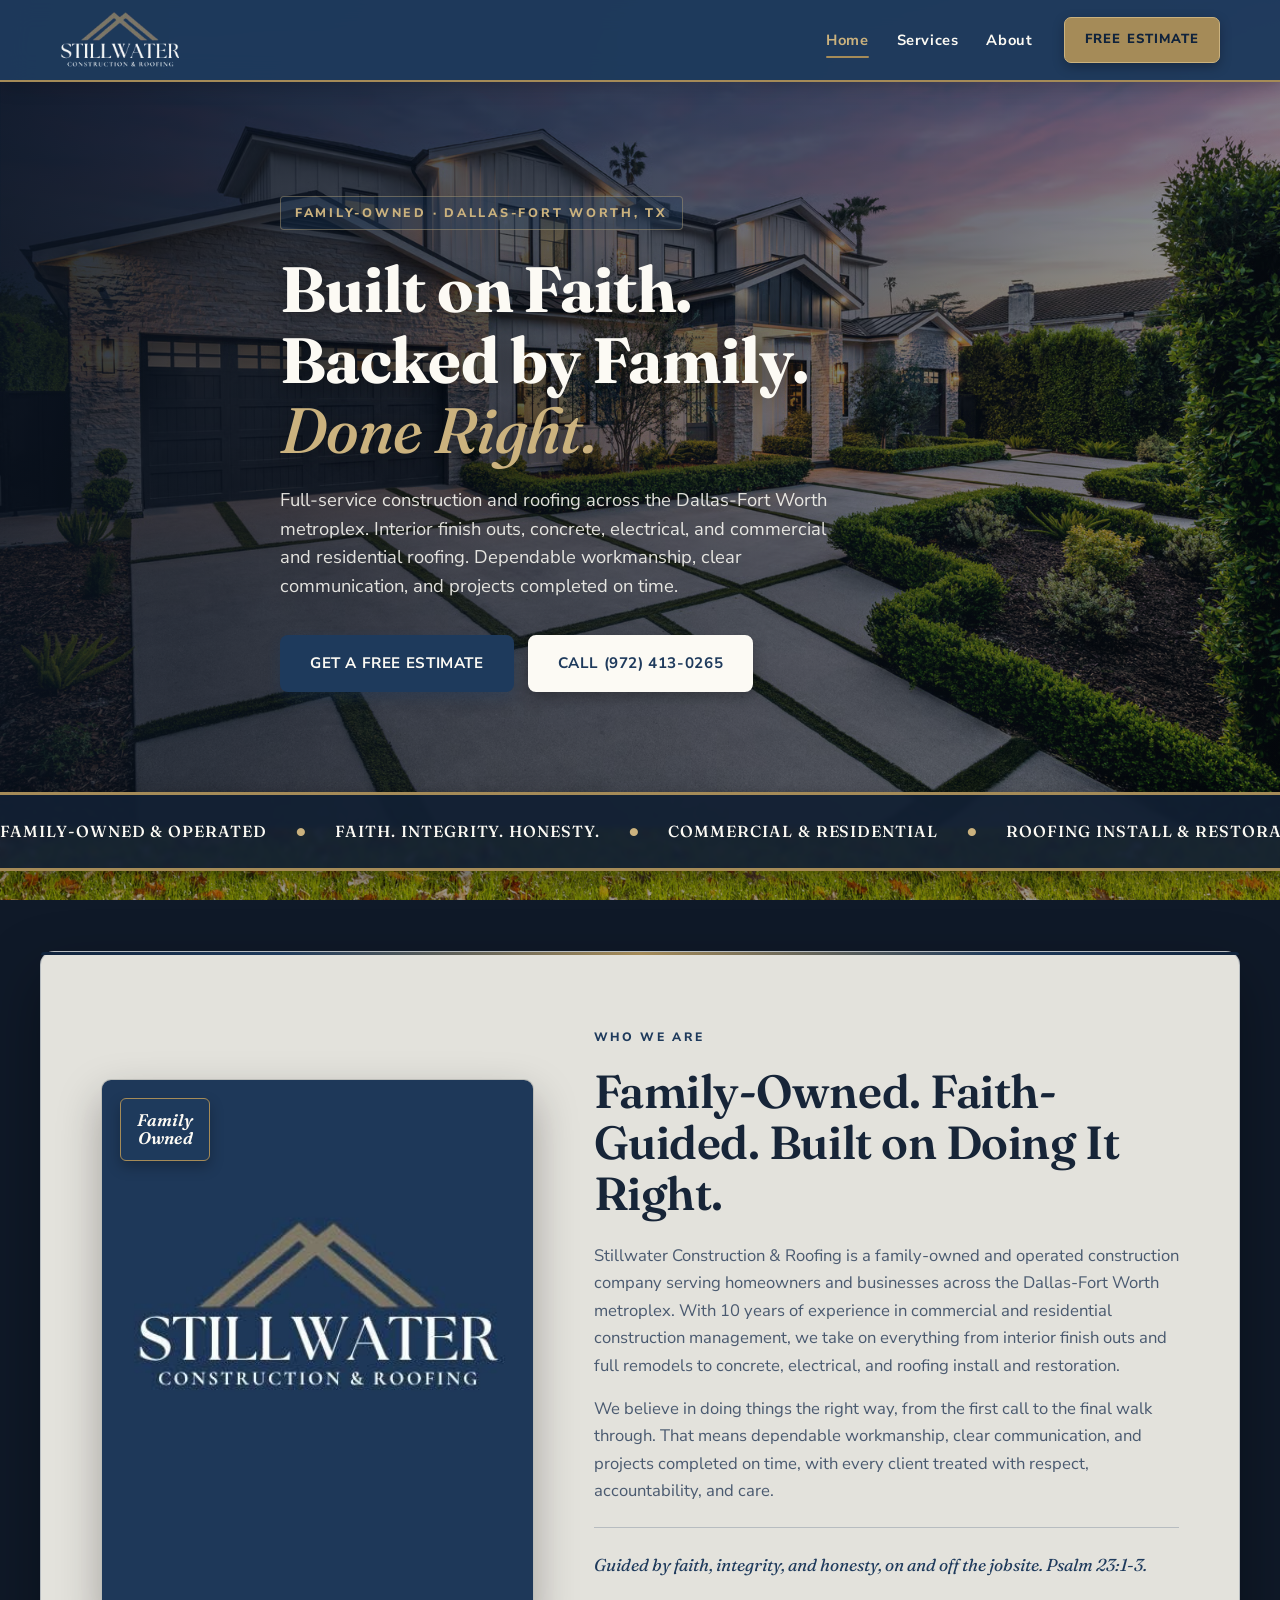
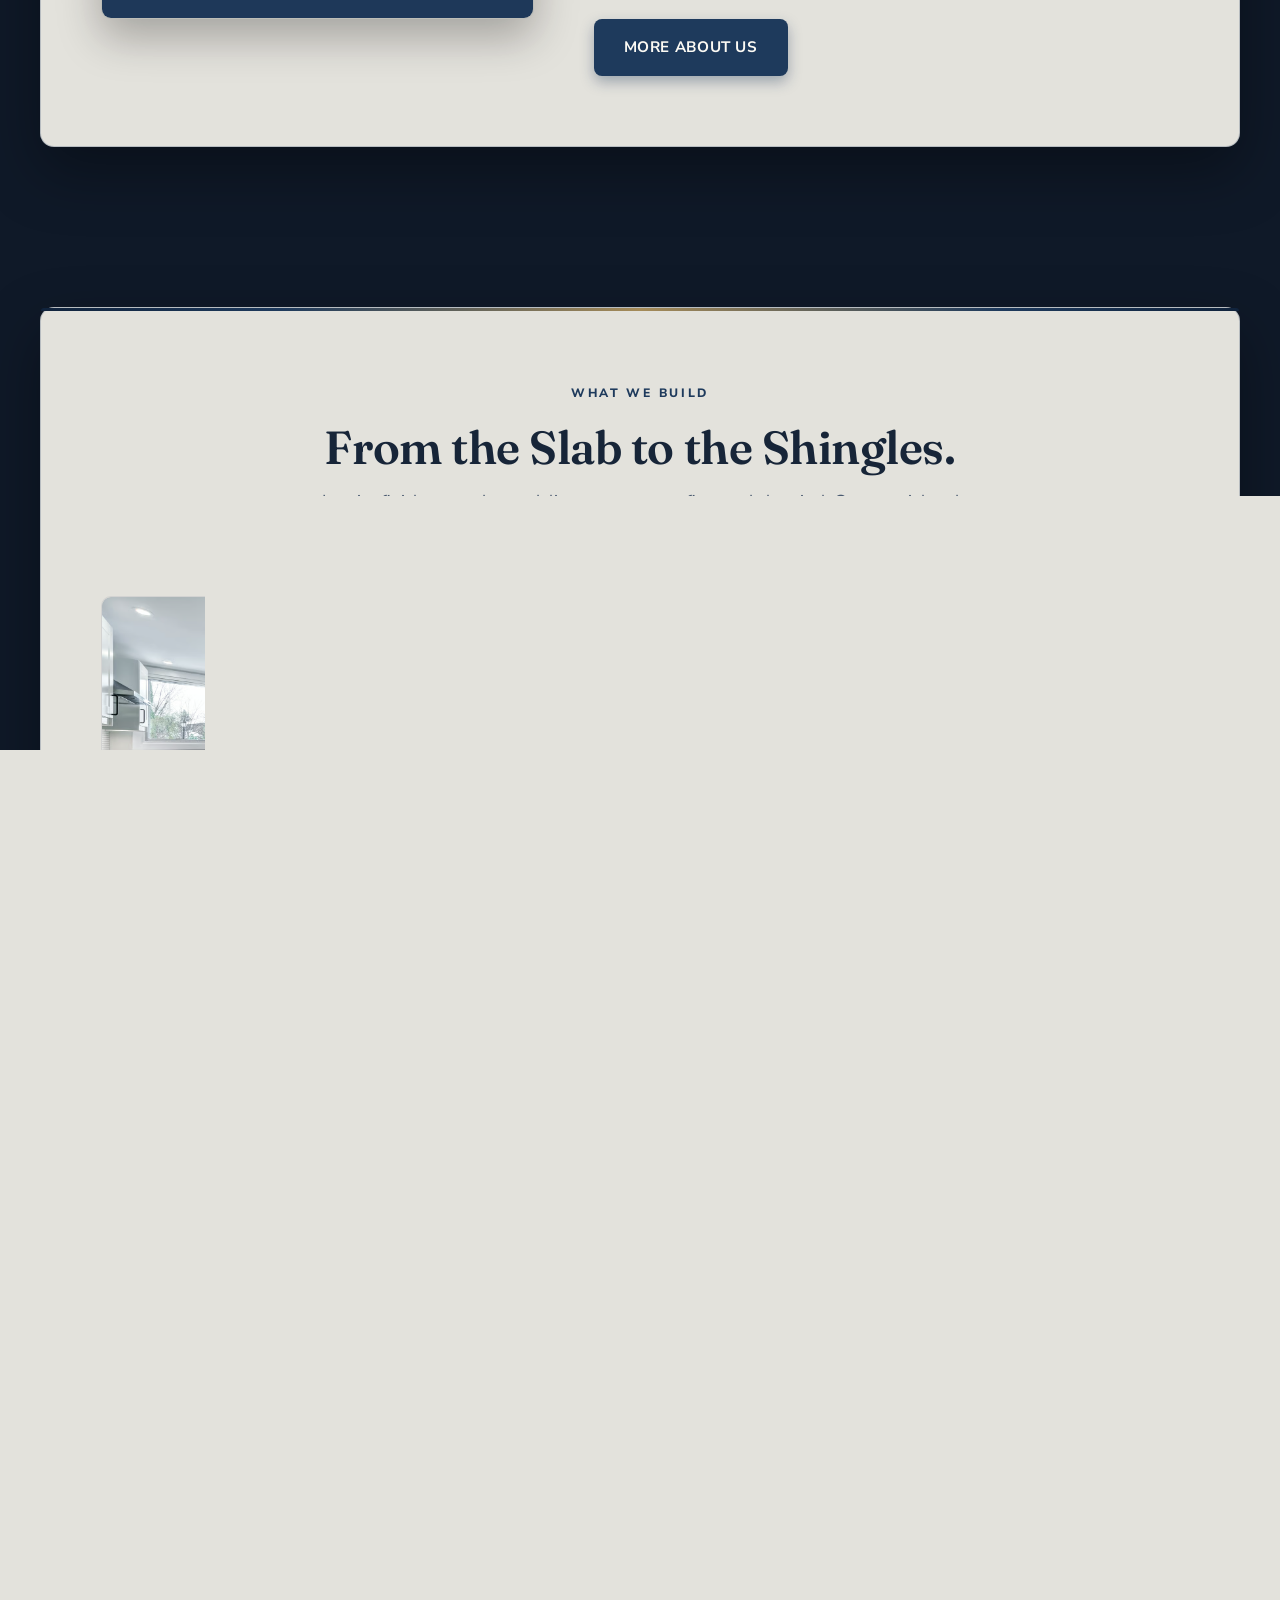
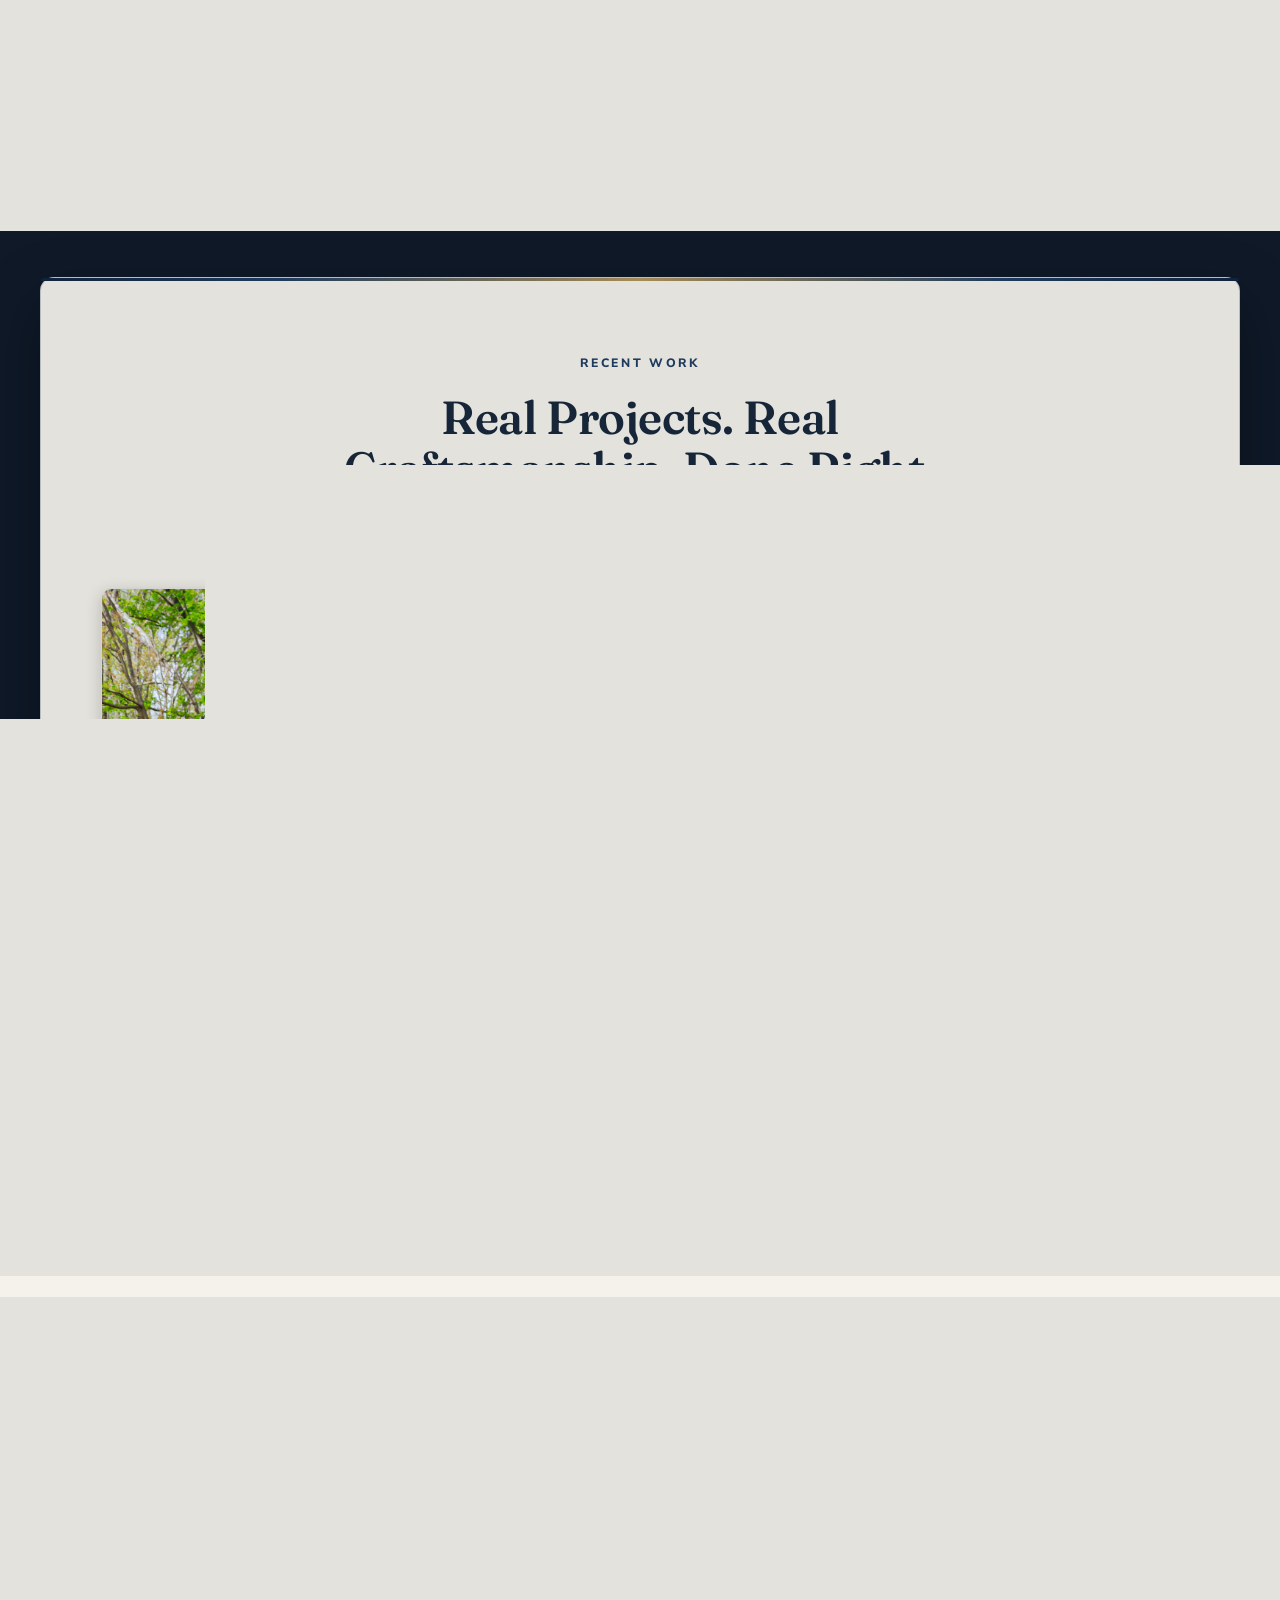
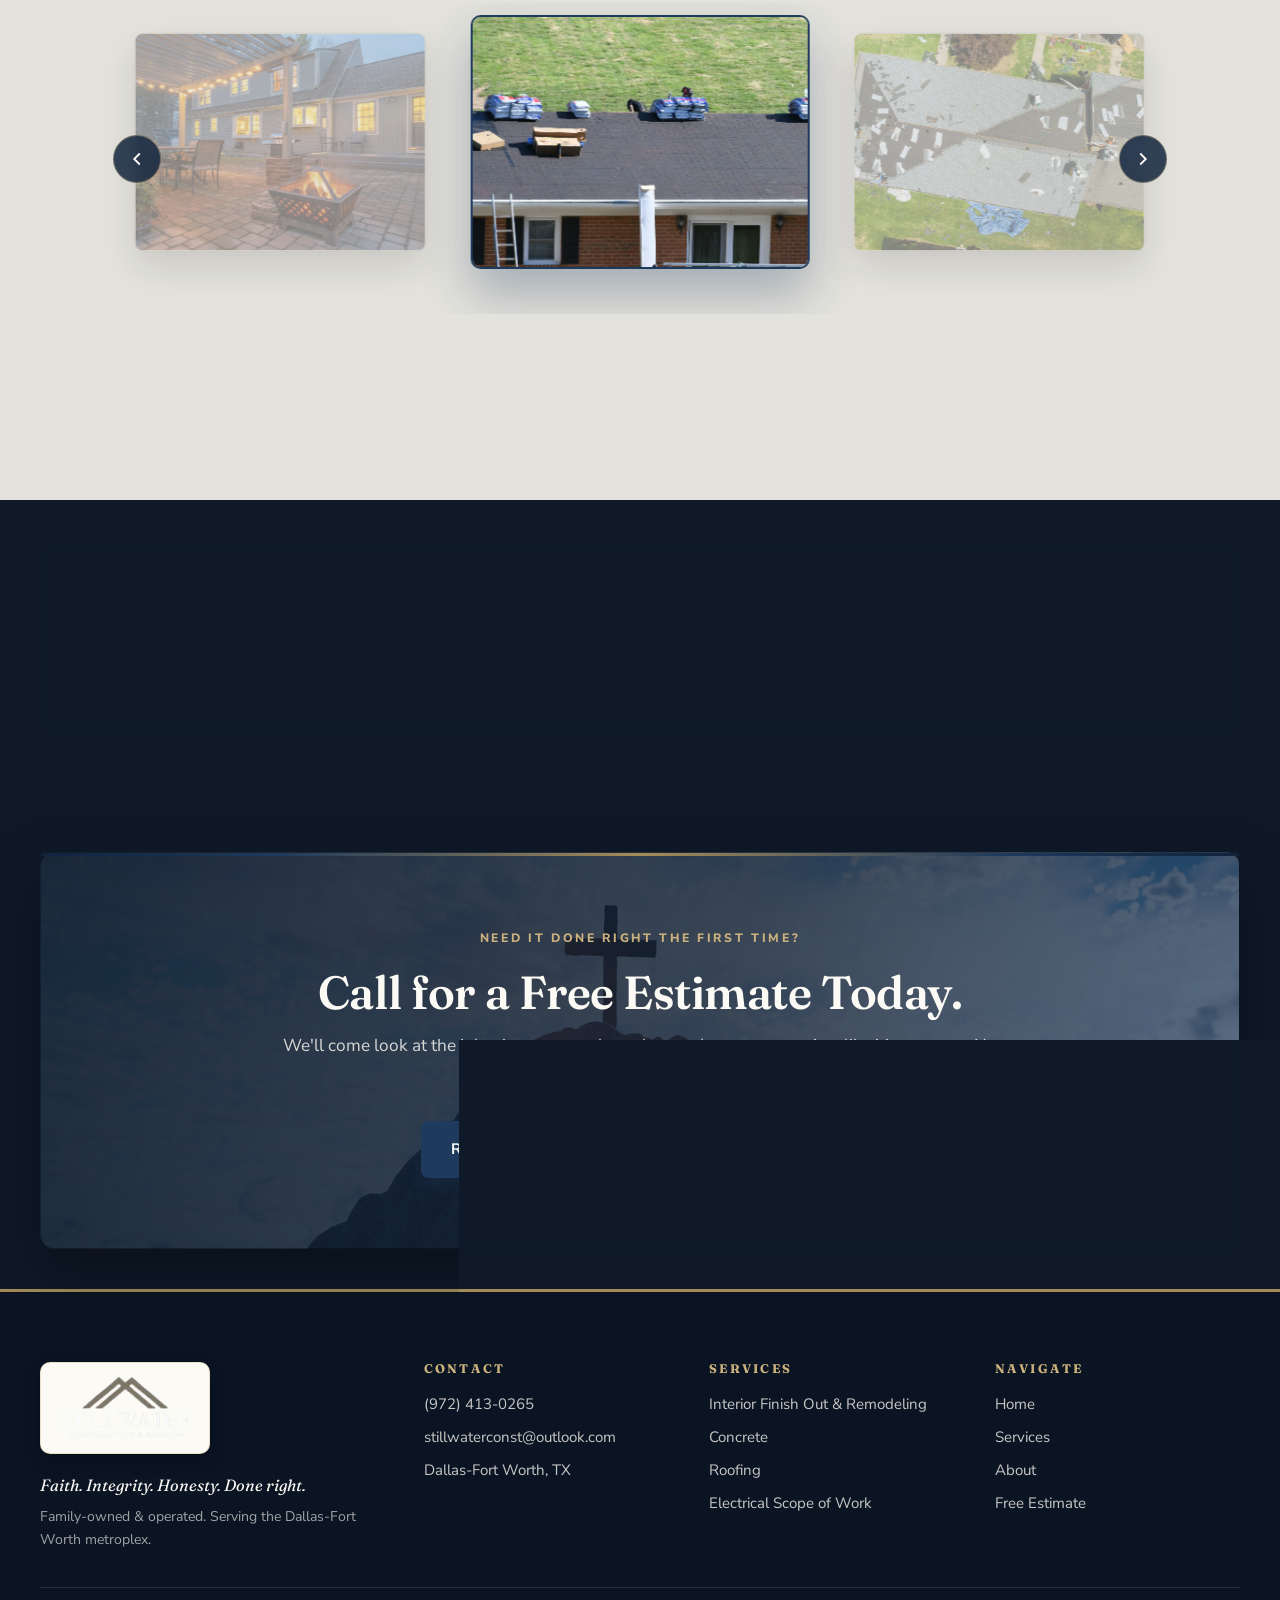
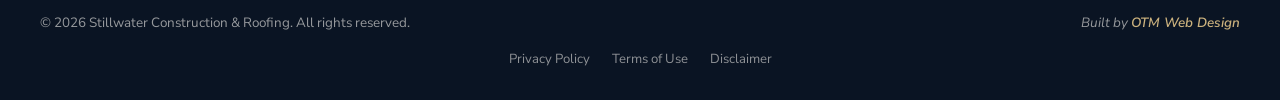
<file: index.html>
<!DOCTYPE html>
<html lang="en">
<head>
  <meta charset="UTF-8" />
  <meta name="viewport" content="width=device-width, initial-scale=1.0" />
  <title>Construction &amp; Roofing in Dallas-Fort Worth | Stillwater Construction &amp; Roofing</title>
  <meta name="description" content="Family-owned construction and roofing serving the Dallas-Fort Worth metroplex. Interior finish outs, remodeling, concrete, electrical, commercial and residential roofing. Free estimates." />
  <link rel="icon" type="image/png" href="assets/favicon.png" />
  <link rel="canonical" href="https://one-true-mission.github.io/stillwater-construction/" />
  <link rel="preconnect" href="https://fonts.googleapis.com" />
  <link rel="preconnect" href="https://fonts.gstatic.com" crossorigin />
  <link href="https://fonts.googleapis.com/css2?family=Fraunces:opsz,wght@9..144,400;9..144,500;9..144,600;9..144,700&family=Nunito+Sans:wght@400;600;700;800&display=swap" rel="stylesheet" />

  <meta property="og:type" content="website" />
  <meta property="og:site_name" content="Stillwater Construction &amp; Roofing" />
  <meta property="og:title" content="Construction &amp; Roofing in Dallas-Fort Worth | Stillwater Construction &amp; Roofing" />
  <meta property="og:description" content="Family-owned construction and roofing serving the DFW metroplex. Interior finish outs, concrete, electrical, and commercial and residential roofing. Free estimates." />
  <meta property="og:url" content="https://one-true-mission.github.io/stillwater-construction/" />
  <meta property="og:image" content="https://one-true-mission.github.io/stillwater-construction/assets/og-image.jpg" />
  <meta name="twitter:card" content="summary_large_image" />
  <meta name="twitter:title" content="Construction &amp; Roofing in Dallas-Fort Worth | Stillwater Construction &amp; Roofing" />
  <meta name="twitter:description" content="Family-owned DFW construction and roofing. Finish outs, concrete, electrical, roofing. Free estimates." />
  <meta name="twitter:image" content="https://one-true-mission.github.io/stillwater-construction/assets/og-image.jpg" />

  <script type="application/ld+json">
  {
    "@context": "https://schema.org",
    "@type": "GeneralContractor",
    "name": "Stillwater Construction & Roofing",
    "description": "Family-owned and operated construction and roofing company serving the Dallas-Fort Worth metroplex. Interior finish outs and remodeling, concrete, electrical, and commercial and residential roofing install and restoration.",
    "url": "https://one-true-mission.github.io/stillwater-construction/",
    "logo": "https://one-true-mission.github.io/stillwater-construction/assets/logo.png",
    "image": "https://one-true-mission.github.io/stillwater-construction/assets/og-image.jpg",
    "telephone": "+1-972-413-0265",
    "email": "stillwaterconst@outlook.com",
    "priceRange": "$$",
    "slogan": "Faith. Integrity. Honesty. Done right.",
    "founder": { "@type": "Person", "name": "Alex Garcia" },
    "address": {
      "@type": "PostalAddress",
      "addressLocality": "Dallas-Fort Worth",
      "addressRegion": "TX",
      "addressCountry": "US"
    },
    "areaServed": [
      { "@type": "Place", "name": "Dallas-Fort Worth Metroplex" },
      { "@type": "AdministrativeArea", "name": "Denton County" },
      { "@type": "AdministrativeArea", "name": "Collin County" },
      { "@type": "AdministrativeArea", "name": "Tarrant County" },
      { "@type": "AdministrativeArea", "name": "Ellis County" },
      { "@type": "AdministrativeArea", "name": "Johnson County" },
      { "@type": "AdministrativeArea", "name": "Rockwall County" }
    ]
  }
  </script>

  <link rel="stylesheet" href="styles.css" />
</head>
<body data-page="home">

  <!-- NAV -->
  <nav class="nav">
    <div class="nav-inner">
      <a href="index.html" class="nav-logo-link" aria-label="Stillwater Construction &amp; Roofing Home">
        <img src="assets/logo.png" alt="Stillwater Construction &amp; Roofing" class="nav-logo" />
      </a>
      <ul class="nav-links">
        <li><a href="index.html">Home</a></li>
        <li><a href="services.html">Services</a></li>
        <li><a href="about.html">About</a></li>
      </ul>
      <a href="contact.html" class="nav-cta">Free Estimate</a>
      <button class="hamburger" aria-label="Open menu">
        <span></span><span></span><span></span>
      </button>
    </div>
  </nav>

  <!-- HERO -->
  <header class="hero">
    <div class="hero-bg" style="background-image: url('assets/hero-main.jpg');"></div>
    <div class="hero-overlay"></div>
    <div class="hero-content">
      <div class="hero-eyebrow">Family-Owned &middot; Dallas-Fort Worth, TX</div>
      <h1 class="hero-title">Built on Faith.<br/>Backed by Family.<br/><em>Done Right.</em></h1>
      <p class="hero-sub">Full-service construction and roofing across the Dallas-Fort Worth metroplex. Interior finish outs, concrete, electrical, and commercial and residential roofing. Dependable workmanship, clear communication, and projects completed on time.</p>
      <div class="hero-ctas">
        <a href="contact.html" class="btn btn-primary">Get a Free Estimate</a>
        <a href="tel:9724130265" class="btn btn-ghost">Call (972) 413-0265</a>
      </div>
    </div>
  </header>

  <!-- MARQUEE -->
  <section class="section section-marquee">
    <div class="container container-deep">
      <div class="marquee">
        <div class="marquee-track">
          <span class="marquee-item">Family-Owned &amp; Operated</span>
          <span class="marquee-dot">&bull;</span>
          <span class="marquee-item">Faith. Integrity. Honesty.</span>
          <span class="marquee-dot">&bull;</span>
          <span class="marquee-item">Commercial &amp; Residential</span>
          <span class="marquee-dot">&bull;</span>
          <span class="marquee-item">Roofing Install &amp; Restoration</span>
          <span class="marquee-dot">&bull;</span>
          <span class="marquee-item">Free Estimates</span>
          <span class="marquee-dot">&bull;</span>
          <span class="marquee-item">Serving the DFW Metroplex</span>
          <span class="marquee-dot">&bull;</span>
          <span class="marquee-item">Family-Owned &amp; Operated</span>
          <span class="marquee-dot">&bull;</span>
          <span class="marquee-item">Faith. Integrity. Honesty.</span>
          <span class="marquee-dot">&bull;</span>
          <span class="marquee-item">Commercial &amp; Residential</span>
          <span class="marquee-dot">&bull;</span>
          <span class="marquee-item">Roofing Install &amp; Restoration</span>
          <span class="marquee-dot">&bull;</span>
          <span class="marquee-item">Free Estimates</span>
          <span class="marquee-dot">&bull;</span>
          <span class="marquee-item">Serving the DFW Metroplex</span>
          <span class="marquee-dot">&bull;</span>
        </div>
      </div>
    </div>
  </section>

  <!-- INTRO / WHO WE ARE (family photo) -->
  <section class="section">
    <div class="container">
      <div class="intro-grid">
        <div class="intro-image">
          <img src="assets/about-family.jpg" alt="Alex and Mary Garcia, owners of Stillwater Construction and Roofing, with their family" loading="lazy" />
          <div class="intro-badge">Family<br/>Owned</div>
        </div>
        <div class="intro-content">
          <div class="eyebrow">Who We Are</div>
          <h2>Family-Owned. Faith-Guided. Built on Doing It Right.</h2>
          <p>Stillwater Construction &amp; Roofing is a family-owned and operated construction company serving homeowners and businesses across the Dallas-Fort Worth metroplex. With 10 years of experience in commercial and residential construction management, we take on everything from interior finish outs and full remodels to concrete, electrical, and roofing install and restoration.</p>
          <p>We believe in doing things the right way, from the first call to the final walk through. That means dependable workmanship, clear communication, and projects completed on time, with every client treated with respect, accountability, and care.</p>
          <p class="intro-meta">Guided by faith, integrity, and honesty, on and off the jobsite. Psalm 23:1-3.</p>
          <a href="about.html" class="btn btn-primary intro-cta">More About Us</a>
        </div>
      </div>
    </div>
  </section>

  <!-- SERVICES PREVIEW -->
  <section class="section">
    <div class="container">
      <div class="section-head">
        <div class="eyebrow">What We Build</div>
        <h2>From the Slab to the Shingles.</h2>
        <p class="section-sub">Interior finish out and remodeling, concrete, roofing, and electrical. Commercial and residential, handled start to finish by Stillwater Construction &amp; Roofing.</p>
      </div>

      <div class="services-grid services-grid-4">
        <div class="service-card service-card-img">
          <div class="service-card-image">
            <img src="assets/service-remodel.jpg" alt="Interior finish out and remodeling work" loading="lazy" />
          </div>
          <div class="service-card-body">
            <div class="service-icon">
              <svg viewBox="0 0 24 24" fill="none" stroke="currentColor" stroke-width="1.8"><path d="M4 4h16v6H4z"/><path d="M4 14h16v6H4z"/><path d="M9 4v6"/><path d="M15 14v6"/></svg>
            </div>
            <h3>Interior Finish Out &amp; Remodeling</h3>
            <p>Demolition, framing in metal and wood, insulation, wall finishes, tile, dropped ceilings, HVAC, awnings, and restroom accessories. The full interior, finished clean.</p>
          </div>
        </div>

        <div class="service-card service-card-img">
          <div class="service-card-image">
            <img src="assets/service-concrete.jpg" alt="Concrete flatwork and foundation work" loading="lazy" />
          </div>
          <div class="service-card-body">
            <div class="service-icon">
              <svg viewBox="0 0 24 24" fill="none" stroke="currentColor" stroke-width="1.8"><path d="M3 17h18"/><path d="M3 17l3-6h12l3 6"/><circle cx="8" cy="20" r="1"/><circle cx="16" cy="20" r="1"/></svg>
            </div>
            <h3>Concrete</h3>
            <p>Patio and driveway extensions, foundations, flatwork, and grading and dirt work. Poured, finished, and set to hold up through Texas weather.</p>
          </div>
        </div>

        <div class="service-card service-card-img">
          <div class="service-card-image">
            <img src="assets/service-roofing.jpg" alt="Roofing install and restoration work" loading="lazy" />
          </div>
          <div class="service-card-body">
            <div class="service-icon">
              <svg viewBox="0 0 24 24" fill="none" stroke="currentColor" stroke-width="1.8"><path d="M3 12 12 3l9 9"/><path d="M5 10v10h14V10"/><path d="M10 20v-6h4v6"/></svg>
            </div>
            <h3>Roofing</h3>
            <p>Commercial and residential install and restoration. New roofs done right and storm-worn roofs brought back to where they should be.</p>
          </div>
        </div>

        <div class="service-card service-card-img">
          <div class="service-card-image">
            <img src="assets/service-electrical.jpg" alt="Electrical work and wiring" loading="lazy" />
          </div>
          <div class="service-card-body">
            <div class="service-icon">
              <svg viewBox="0 0 24 24" fill="none" stroke="currentColor" stroke-width="1.8"><path d="M13 2L3 14h9l-1 8 10-12h-9l1-8z"/></svg>
            </div>
            <h3>Electrical Scope of Work</h3>
            <p>Undergrounds, wall and ceiling rough in, light fixtures, light poles, and MDPs and switch gear. Residential lighting to commercial distribution.</p>
          </div>
        </div>
      </div>

      <div class="services-cta">
        <a href="services.html" class="btn btn-outline-dark">See All Services</a>
      </div>
    </div>
  </section>

  <!-- RECENT WORK (roofing + finish out, dedicated photos) -->
  <section class="section">
    <div class="container">
      <div class="section-head">
        <div class="eyebrow">Recent Work</div>
        <h2>Real Projects. Real Craftsmanship. Done Right.</h2>
        <p class="section-sub">A look at some of our recent work across the Dallas-Fort Worth metroplex.</p>
      </div>

      <div class="work-grid">
        <figure class="work-item">
          <div class="work-image-wrap">
            <img src="assets/work-roofing.jpg" alt="Completed roof install by Stillwater Construction and Roofing" loading="lazy" />
          </div>
          <figcaption class="work-caption">
            <div class="work-tag">Roofing Install</div>
            <div class="work-desc">Full roof install with quality materials, clean lines, and a job site left spotless when the work is done.</div>
          </figcaption>
        </figure>

        <figure class="work-item">
          <div class="work-image-wrap">
            <img src="assets/work-finishout.jpg" alt="Finished interior finish out with new wall finishes, tile, and fixtures" loading="lazy" />
          </div>
          <figcaption class="work-caption">
            <div class="work-tag">Interior Finish Out</div>
            <div class="work-desc">Framing, insulation, wall finishes, tile, dropped ceiling, and fixtures, carried from demo to a finished space.</div>
          </figcaption>
        </figure>
      </div>
    </div>
  </section>

  <!-- GALLERY CAROUSEL (12 gallery photos) -->
  <section class="section">
    <div class="container">
      <div class="section-head">
        <div class="eyebrow">More Projects</div>
        <h2>A Look Through the Portfolio.</h2>
        <p class="section-sub">More from our recent jobs across the DFW metroplex.</p>
      </div>

      <div class="carousel">
        <div class="carousel-track">
          <div class="carousel-slide"><div class="carousel-slide-inner"><img src="assets/gallery-01.jpg" alt="Project photo" loading="lazy" /></div></div>
          <div class="carousel-slide"><div class="carousel-slide-inner"><img src="assets/gallery-02.jpg" alt="Project photo" loading="lazy" /></div></div>
          <div class="carousel-slide"><div class="carousel-slide-inner"><img src="assets/gallery-03.jpg" alt="Project photo" loading="lazy" /></div></div>
          <div class="carousel-slide"><div class="carousel-slide-inner"><img src="assets/gallery-04.jpg" alt="Project photo" loading="lazy" /></div></div>
          <div class="carousel-slide"><div class="carousel-slide-inner"><img src="assets/gallery-05.jpg" alt="Project photo" loading="lazy" /></div></div>
          <div class="carousel-slide"><div class="carousel-slide-inner"><img src="assets/gallery-06.jpg" alt="Project photo" loading="lazy" /></div></div>
          <div class="carousel-slide"><div class="carousel-slide-inner"><img src="assets/gallery-07.jpg" alt="Project photo" loading="lazy" /></div></div>
          <div class="carousel-slide"><div class="carousel-slide-inner"><img src="assets/gallery-08.jpg" alt="Project photo" loading="lazy" /></div></div>
          <div class="carousel-slide"><div class="carousel-slide-inner"><img src="assets/gallery-09.jpg" alt="Project photo" loading="lazy" /></div></div>
          <div class="carousel-slide"><div class="carousel-slide-inner"><img src="assets/gallery-10.jpg" alt="Project photo" loading="lazy" /></div></div>
          <div class="carousel-slide"><div class="carousel-slide-inner"><img src="assets/gallery-11.jpg" alt="Project photo" loading="lazy" /></div></div>
          <div class="carousel-slide"><div class="carousel-slide-inner"><img src="assets/gallery-12.jpg" alt="Project photo" loading="lazy" /></div></div>
        </div>
        <button class="carousel-btn carousel-prev" aria-label="Previous">
          <svg viewBox="0 0 24 24" fill="none" stroke="currentColor" stroke-width="2"><path d="M15 6l-6 6 6 6"/></svg>
        </button>
        <button class="carousel-btn carousel-next" aria-label="Next">
          <svg viewBox="0 0 24 24" fill="none" stroke="currentColor" stroke-width="2"><path d="M9 6l6 6-6 6"/></svg>
        </button>
        <div class="carousel-dots"></div>
      </div>
    </div>
  </section>

  <!-- TRUST / STATS -->
  <section class="section section-stats">
    <div class="container container-deep">
      <div class="stats-grid">
        <div class="stat">
          <div class="stat-num">10</div>
          <div class="stat-label">Years in Construction</div>
        </div>
        <div class="stat">
          <div class="stat-num">Family</div>
          <div class="stat-label">Owned &amp; Operated</div>
        </div>
        <div class="stat">
          <div class="stat-num">DFW</div>
          <div class="stat-label">Metroplex Served</div>
        </div>
        <div class="stat">
          <div class="stat-num">FREE</div>
          <div class="stat-label">Estimates</div>
        </div>
      </div>
    </div>
  </section>

  <!-- CTA -->
  <section class="section section-cta">
    <div class="container container-deep">
      <div class="cta-block">
        <div class="eyebrow eyebrow-light">Need It Done Right the First Time?</div>
        <h2 class="cta-title">Call for a Free Estimate Today.</h2>
        <p class="cta-sub">We'll come look at the job, give you a real number, and treat your project like it's our own. No pressure, no runaround.</p>
        <div class="cta-buttons">
          <a href="contact.html" class="btn btn-primary">Request an Estimate</a>
          <a href="tel:9724130265" class="btn btn-outline">(972) 413-0265</a>
        </div>
      </div>
    </div>
  </section>

  <!-- FOOTER -->
  <footer class="section section-footer">
    <div class="container-darkest">
      <div class="footer-grid">
        <div class="footer-col footer-brand">
          <img src="assets/logo.png" alt="Stillwater Construction &amp; Roofing" class="footer-logo" />
          <p class="footer-tag">Faith. Integrity. Honesty. Done right.</p>
          <p class="footer-meta">Family-owned &amp; operated. Serving the Dallas-Fort Worth metroplex.</p>
        </div>
        <div class="footer-col">
          <h4>Contact</h4>
          <a href="tel:9724130265">(972) 413-0265</a>
          <a href="mailto:stillwaterconst@outlook.com">stillwaterconst@outlook.com</a>
          <span>Dallas-Fort Worth, TX</span>
        </div>
        <div class="footer-col">
          <h4>Services</h4>
          <a href="services.html">Interior Finish Out &amp; Remodeling</a>
          <a href="services.html">Concrete</a>
          <a href="services.html">Roofing</a>
          <a href="services.html">Electrical Scope of Work</a>
        </div>
        <div class="footer-col">
          <h4>Navigate</h4>
          <a href="index.html">Home</a>
          <a href="services.html">Services</a>
          <a href="about.html">About</a>
          <a href="contact.html">Free Estimate</a>
        </div>
      </div>
      <div class="footer-bottom">
        <span>&copy; <span id="year"></span> Stillwater Construction &amp; Roofing. All rights reserved.</span>
        <span class="footer-credit">Built by <a href="https://otm-designs.com" target="_blank" rel="noopener">OTM Web Design</a></span>
      </div>
      <div class="footer-legal-links">
        <a href="privacy-policy.html">Privacy Policy</a>
        <a href="terms.html">Terms of Use</a>
        <a href="disclaimer.html">Disclaimer</a>
      </div>
    </div>
  </footer>

  <script src="script.js"></script>
</body>
</html>
</file>
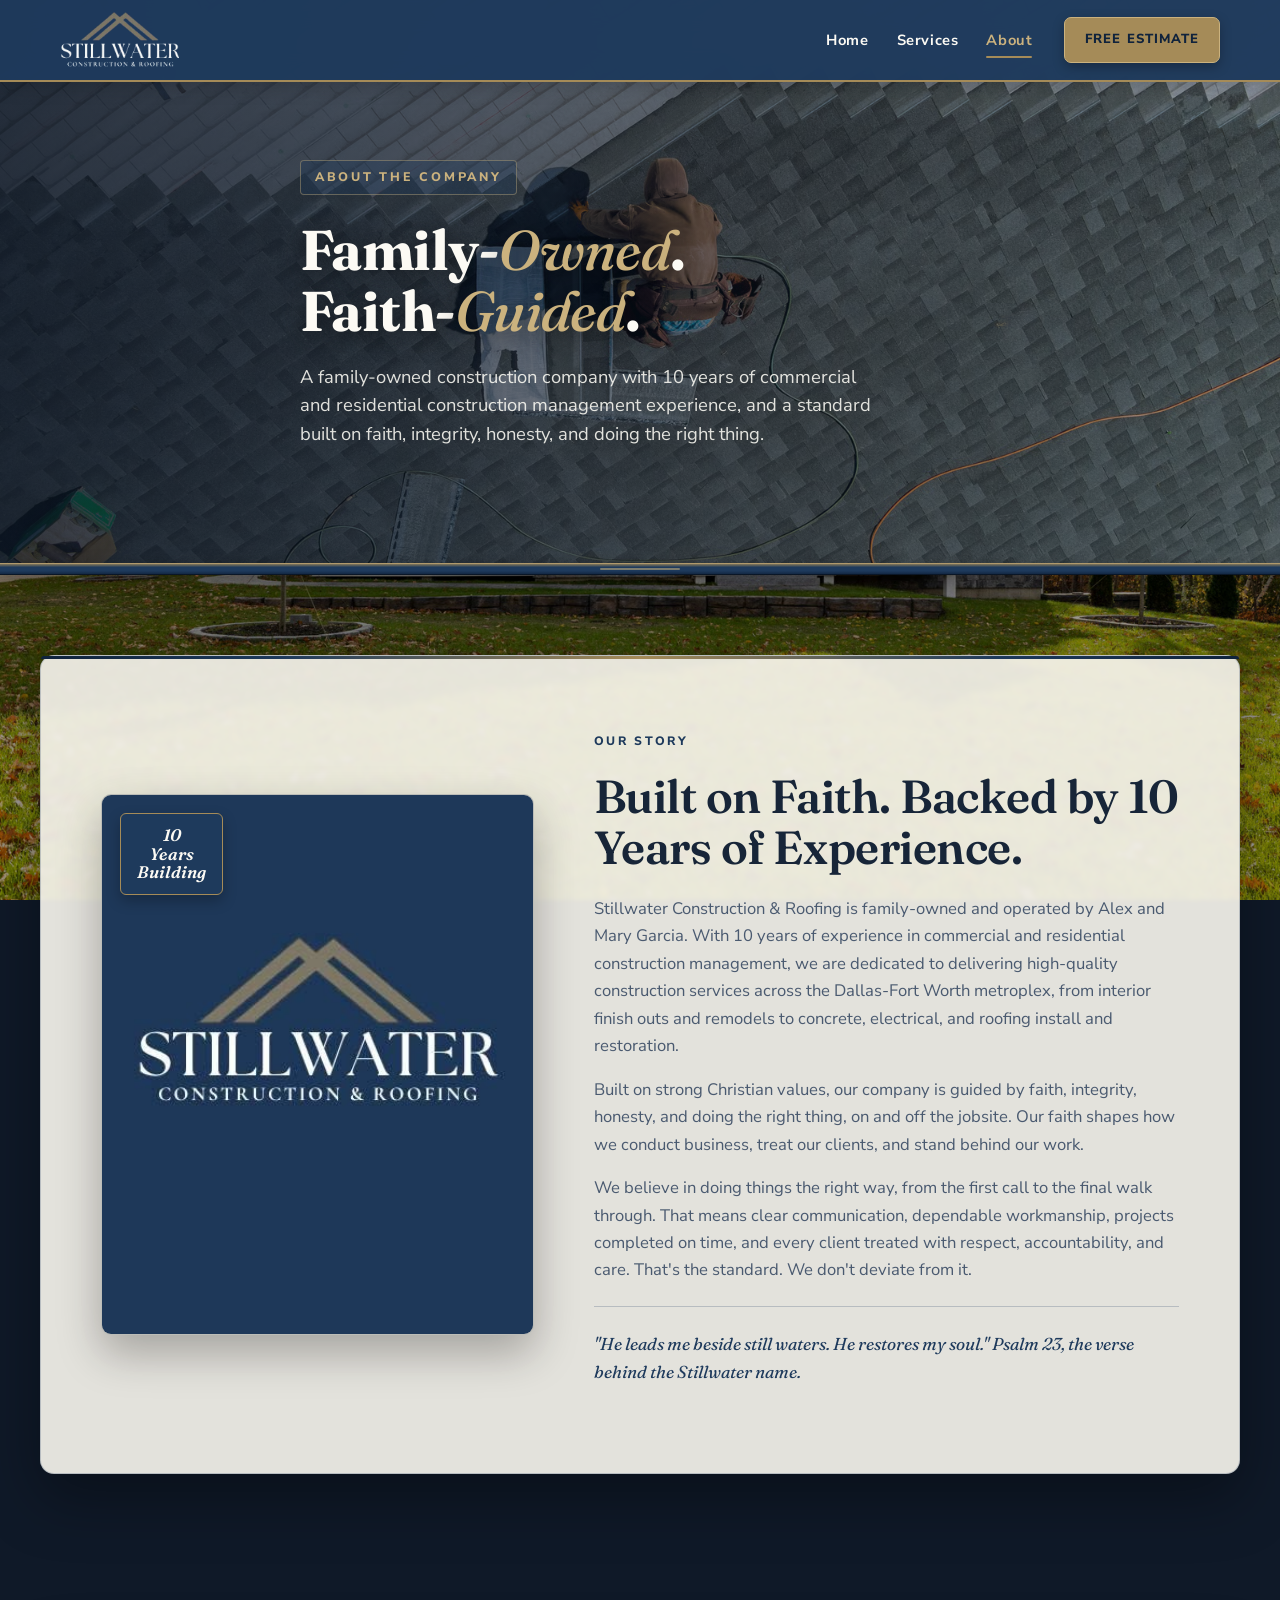
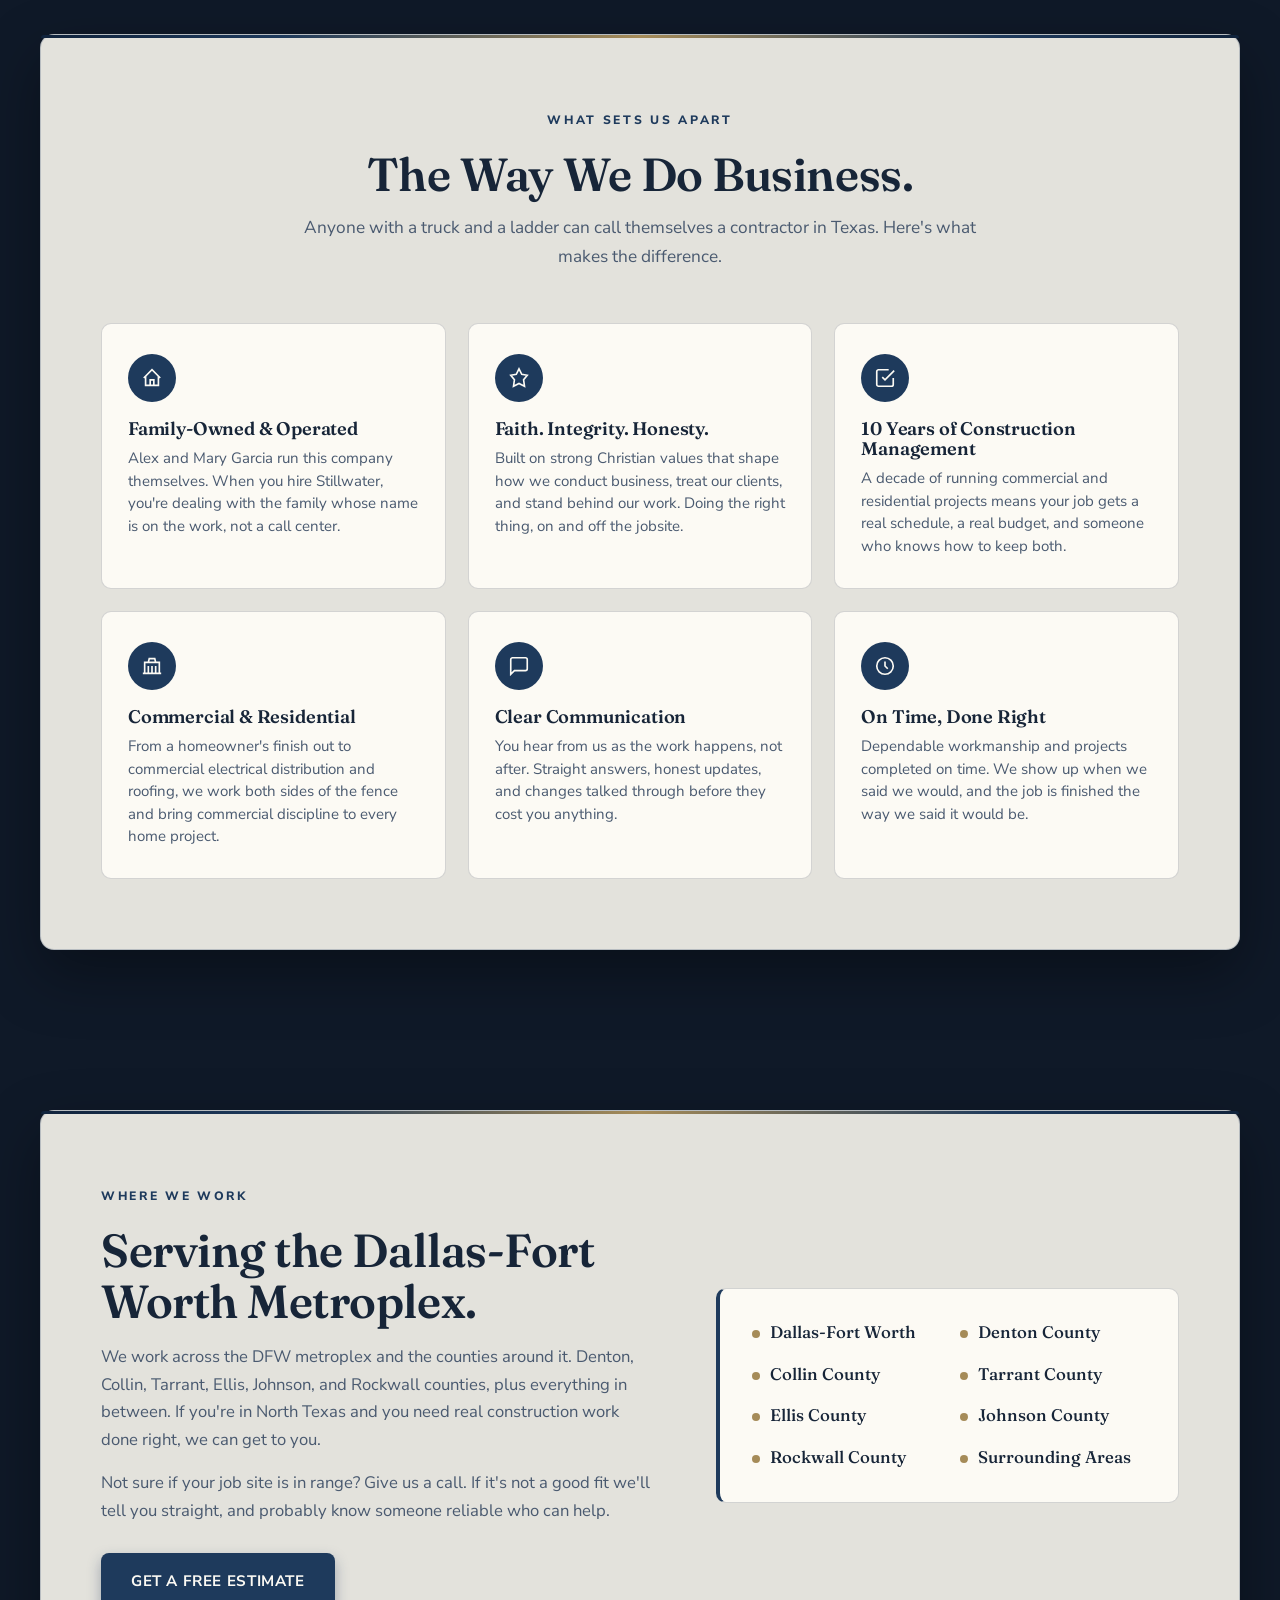
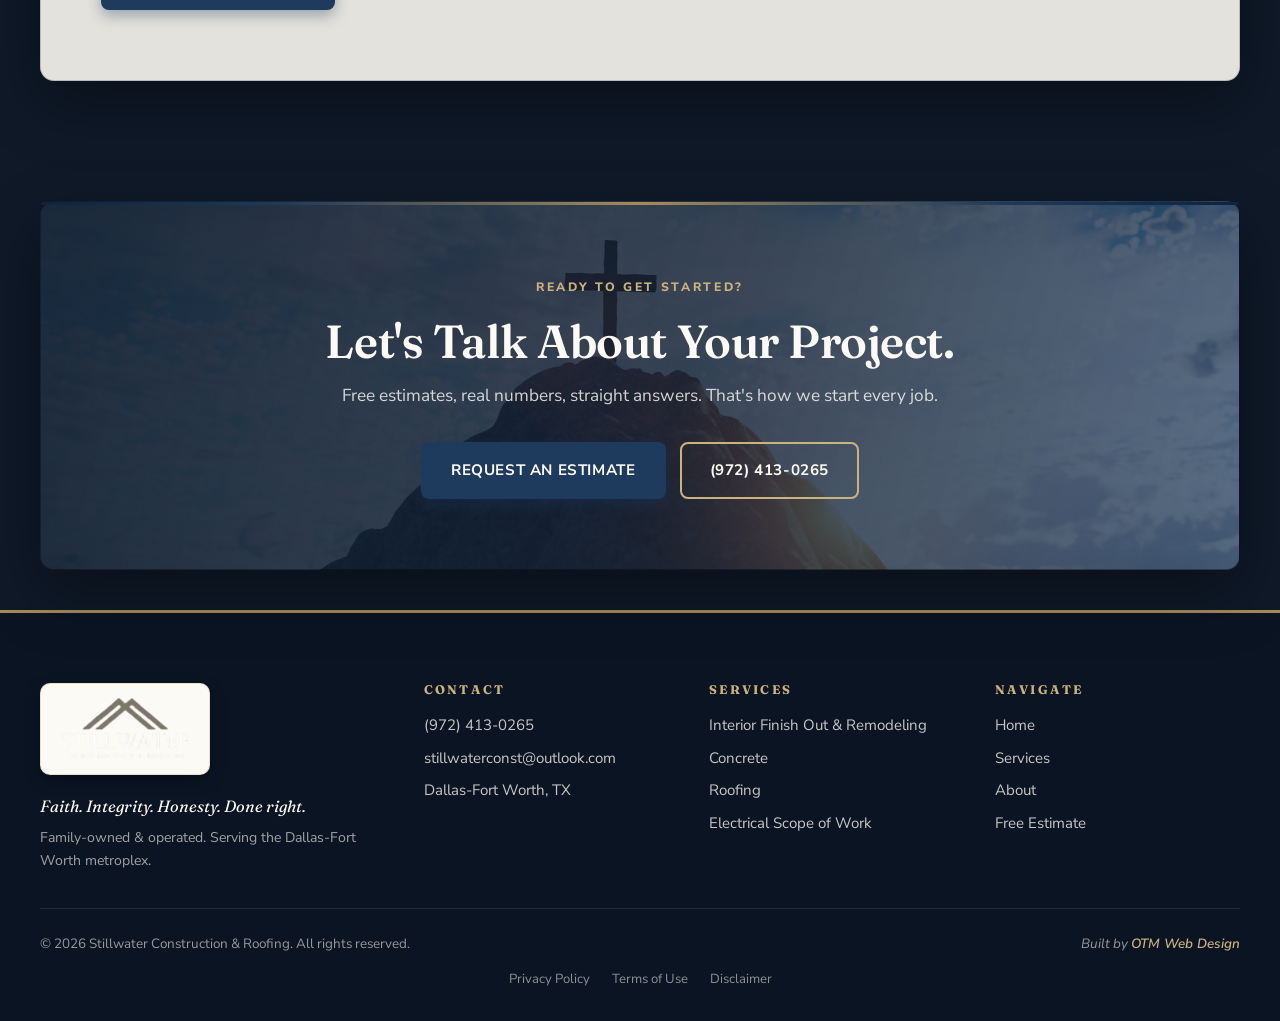
<file: about.html>
<!DOCTYPE html>
<html lang="en">
<head>
  <meta charset="UTF-8" />
  <meta name="viewport" content="width=device-width, initial-scale=1.0" />
  <title>About | Stillwater Construction &amp; Roofing</title>
  <meta name="description" content="Family-owned and operated by Alex and Mary Garcia. 10 years of commercial and residential construction management experience, guided by faith, integrity, and honesty. Serving the Dallas-Fort Worth metroplex." />
  <link rel="icon" type="image/png" href="assets/favicon.png" />
  <link rel="canonical" href="https://one-true-mission.github.io/stillwater-construction/about.html" />
  <link rel="preconnect" href="https://fonts.googleapis.com" />
  <link rel="preconnect" href="https://fonts.gstatic.com" crossorigin />
  <link href="https://fonts.googleapis.com/css2?family=Fraunces:opsz,wght@9..144,400;9..144,500;9..144,600;9..144,700&family=Nunito+Sans:wght@400;600;700;800&display=swap" rel="stylesheet" />

  <meta property="og:type" content="website" />
  <meta property="og:site_name" content="Stillwater Construction &amp; Roofing" />
  <meta property="og:title" content="About | Stillwater Construction &amp; Roofing" />
  <meta property="og:description" content="Family-owned and operated by Alex and Mary Garcia. 10 years of construction management experience, guided by faith, integrity, and honesty." />
  <meta property="og:url" content="https://one-true-mission.github.io/stillwater-construction/about.html" />
  <meta property="og:image" content="https://one-true-mission.github.io/stillwater-construction/assets/og-image.jpg" />
  <meta name="twitter:card" content="summary_large_image" />
  <meta name="twitter:title" content="About | Stillwater Construction &amp; Roofing" />
  <meta name="twitter:description" content="Family-owned DFW construction and roofing, guided by faith, integrity, and honesty." />
  <meta name="twitter:image" content="https://one-true-mission.github.io/stillwater-construction/assets/og-image.jpg" />

  <link rel="stylesheet" href="styles.css" />
</head>
<body data-page="about">

  <!-- NAV -->
  <nav class="nav">
    <div class="nav-inner">
      <a href="index.html" class="nav-logo-link" aria-label="Stillwater Construction &amp; Roofing Home">
        <img src="assets/logo.png" alt="Stillwater Construction &amp; Roofing" class="nav-logo" />
      </a>
      <ul class="nav-links">
        <li><a href="index.html">Home</a></li>
        <li><a href="services.html">Services</a></li>
        <li><a href="about.html">About</a></li>
      </ul>
      <a href="contact.html" class="nav-cta">Free Estimate</a>
      <button class="hamburger" aria-label="Open menu">
        <span></span><span></span><span></span>
      </button>
    </div>
  </nav>

  <!-- PAGE HERO -->
  <header class="hero hero-sub-page">
    <div class="hero-bg" style="background-image: url('assets/hero-about.jpg');"></div>
    <div class="hero-overlay"></div>
    <div class="hero-content hero-content-narrow">
      <div class="hero-eyebrow">About the Company</div>
      <h1 class="hero-title hero-title-sub">Family-<em>Owned</em>.<br/>Faith-<em>Guided</em>.</h1>
      <p class="hero-sub">A family-owned construction company with 10 years of commercial and residential construction management experience, and a standard built on faith, integrity, honesty, and doing the right thing.</p>
    </div>
  </header>

  <!-- HERO DIVIDER -->
  <div class="hero-divider"></div>

  <!-- STORY -->
  <section class="section">
    <div class="container">
      <div class="intro-grid">
        <div class="intro-image">
          <img src="assets/about-story.jpg" alt="Stillwater Construction and Roofing at work" loading="lazy" />
          <div class="intro-badge">10<br/>Years<br/>Building</div>
        </div>
        <div class="intro-content">
          <div class="eyebrow">Our Story</div>
          <h2>Built on Faith. Backed by 10 Years of Experience.</h2>
          <p>Stillwater Construction &amp; Roofing is family-owned and operated by Alex and Mary Garcia. With 10 years of experience in commercial and residential construction management, we are dedicated to delivering high-quality construction services across the Dallas-Fort Worth metroplex, from interior finish outs and remodels to concrete, electrical, and roofing install and restoration.</p>
          <p>Built on strong Christian values, our company is guided by faith, integrity, honesty, and doing the right thing, on and off the jobsite. Our faith shapes how we conduct business, treat our clients, and stand behind our work.</p>
          <p>We believe in doing things the right way, from the first call to the final walk through. That means clear communication, dependable workmanship, projects completed on time, and every client treated with respect, accountability, and care. That's the standard. We don't deviate from it.</p>
          <p class="intro-meta">"He leads me beside still waters. He restores my soul." Psalm 23, the verse behind the Stillwater name.</p>
        </div>
      </div>
    </div>
  </section>

  <!-- CREDENTIALS GRID -->
  <section class="section">
    <div class="container">
      <div class="section-head">
        <div class="eyebrow">What Sets Us Apart</div>
        <h2>The Way We Do Business.</h2>
        <p class="section-sub">Anyone with a truck and a ladder can call themselves a contractor in Texas. Here's what makes the difference.</p>
      </div>

      <div class="creds-grid">
        <div class="cred-card">
          <div class="cred-icon">
            <svg viewBox="0 0 24 24" fill="none" stroke="currentColor" stroke-width="1.8"><path d="M3 12 12 3l9 9"/><path d="M5 10v10h14V10"/><path d="M10 20v-6h4v6"/></svg>
          </div>
          <h3>Family-Owned &amp; Operated</h3>
          <p>Alex and Mary Garcia run this company themselves. When you hire Stillwater, you're dealing with the family whose name is on the work, not a call center.</p>
        </div>

        <div class="cred-card">
          <div class="cred-icon">
            <svg viewBox="0 0 24 24" fill="none" stroke="currentColor" stroke-width="1.8"><path d="M12 2l3 6 6 1-4 5 1 7-6-3-6 3 1-7-4-5 6-1z"/></svg>
          </div>
          <h3>Faith. Integrity. Honesty.</h3>
          <p>Built on strong Christian values that shape how we conduct business, treat our clients, and stand behind our work. Doing the right thing, on and off the jobsite.</p>
        </div>

        <div class="cred-card">
          <div class="cred-icon">
            <svg viewBox="0 0 24 24" fill="none" stroke="currentColor" stroke-width="1.8"><path d="M9 11l3 3L22 4"/><path d="M21 12v7a2 2 0 01-2 2H5a2 2 0 01-2-2V5a2 2 0 012-2h11"/></svg>
          </div>
          <h3>10 Years of Construction Management</h3>
          <p>A decade of running commercial and residential projects means your job gets a real schedule, a real budget, and someone who knows how to keep both.</p>
        </div>

        <div class="cred-card">
          <div class="cred-icon">
            <svg viewBox="0 0 24 24" fill="none" stroke="currentColor" stroke-width="1.8"><path d="M2 20h20M4 20V8h16v12M8 20v-8M12 20v-8M16 20v-8M9 4h6l1 4H8z"/></svg>
          </div>
          <h3>Commercial &amp; Residential</h3>
          <p>From a homeowner's finish out to commercial electrical distribution and roofing, we work both sides of the fence and bring commercial discipline to every home project.</p>
        </div>

        <div class="cred-card">
          <div class="cred-icon">
            <svg viewBox="0 0 24 24" fill="none" stroke="currentColor" stroke-width="1.8"><path d="M21 15a2 2 0 01-2 2H7l-4 4V5a2 2 0 012-2h14a2 2 0 012 2z"/></svg>
          </div>
          <h3>Clear Communication</h3>
          <p>You hear from us as the work happens, not after. Straight answers, honest updates, and changes talked through before they cost you anything.</p>
        </div>

        <div class="cred-card">
          <div class="cred-icon">
            <svg viewBox="0 0 24 24" fill="none" stroke="currentColor" stroke-width="1.8"><circle cx="12" cy="12" r="9"/><path d="M12 7v5l3 3"/></svg>
          </div>
          <h3>On Time, Done Right</h3>
          <p>Dependable workmanship and projects completed on time. We show up when we said we would, and the job is finished the way we said it would be.</p>
        </div>
      </div>
    </div>
  </section>

  <!-- SERVICE AREA -->
  <section class="section">
    <div class="container">
      <div class="area-grid">
        <div class="area-content">
          <div class="eyebrow">Where We Work</div>
          <h2>Serving the Dallas-Fort Worth Metroplex.</h2>
          <p>We work across the DFW metroplex and the counties around it. Denton, Collin, Tarrant, Ellis, Johnson, and Rockwall counties, plus everything in between. If you're in North Texas and you need real construction work done right, we can get to you.</p>
          <p>Not sure if your job site is in range? Give us a call. If it's not a good fit we'll tell you straight, and probably know someone reliable who can help.</p>
          <a href="contact.html" class="btn btn-primary">Get a Free Estimate</a>
        </div>
        <div class="area-cities">
          <ul class="area-list">
            <li>Dallas-Fort Worth</li>
            <li>Denton County</li>
            <li>Collin County</li>
            <li>Tarrant County</li>
            <li>Ellis County</li>
            <li>Johnson County</li>
            <li>Rockwall County</li>
            <li>Surrounding Areas</li>
          </ul>
        </div>
      </div>
    </div>
  </section>

  <!-- CTA -->
  <section class="section section-cta">
    <div class="container container-deep">
      <div class="cta-block">
        <div class="eyebrow eyebrow-light">Ready to Get Started?</div>
        <h2 class="cta-title">Let's Talk About Your Project.</h2>
        <p class="cta-sub">Free estimates, real numbers, straight answers. That's how we start every job.</p>
        <div class="cta-buttons">
          <a href="contact.html" class="btn btn-primary">Request an Estimate</a>
          <a href="tel:9724130265" class="btn btn-outline">(972) 413-0265</a>
        </div>
      </div>
    </div>
  </section>

  <!-- FOOTER -->
  <footer class="section section-footer">
    <div class="container-darkest">
      <div class="footer-grid">
        <div class="footer-col footer-brand">
          <img src="assets/logo.png" alt="Stillwater Construction &amp; Roofing" class="footer-logo" />
          <p class="footer-tag">Faith. Integrity. Honesty. Done right.</p>
          <p class="footer-meta">Family-owned &amp; operated. Serving the Dallas-Fort Worth metroplex.</p>
        </div>
        <div class="footer-col">
          <h4>Contact</h4>
          <a href="tel:9724130265">(972) 413-0265</a>
          <a href="mailto:stillwaterconst@outlook.com">stillwaterconst@outlook.com</a>
          <span>Dallas-Fort Worth, TX</span>
        </div>
        <div class="footer-col">
          <h4>Services</h4>
          <a href="services.html">Interior Finish Out &amp; Remodeling</a>
          <a href="services.html">Concrete</a>
          <a href="services.html">Roofing</a>
          <a href="services.html">Electrical Scope of Work</a>
        </div>
        <div class="footer-col">
          <h4>Navigate</h4>
          <a href="index.html">Home</a>
          <a href="services.html">Services</a>
          <a href="about.html">About</a>
          <a href="contact.html">Free Estimate</a>
        </div>
      </div>
      <div class="footer-bottom">
        <span>&copy; <span id="year"></span> Stillwater Construction &amp; Roofing. All rights reserved.</span>
        <span class="footer-credit">Built by <a href="https://otm-designs.com" target="_blank" rel="noopener">OTM Web Design</a></span>
      </div>
      <div class="footer-legal-links">
        <a href="privacy-policy.html">Privacy Policy</a>
        <a href="terms.html">Terms of Use</a>
        <a href="disclaimer.html">Disclaimer</a>
      </div>
    </div>
  </footer>

  <script src="script.js"></script>
</body>
</html>
</file>
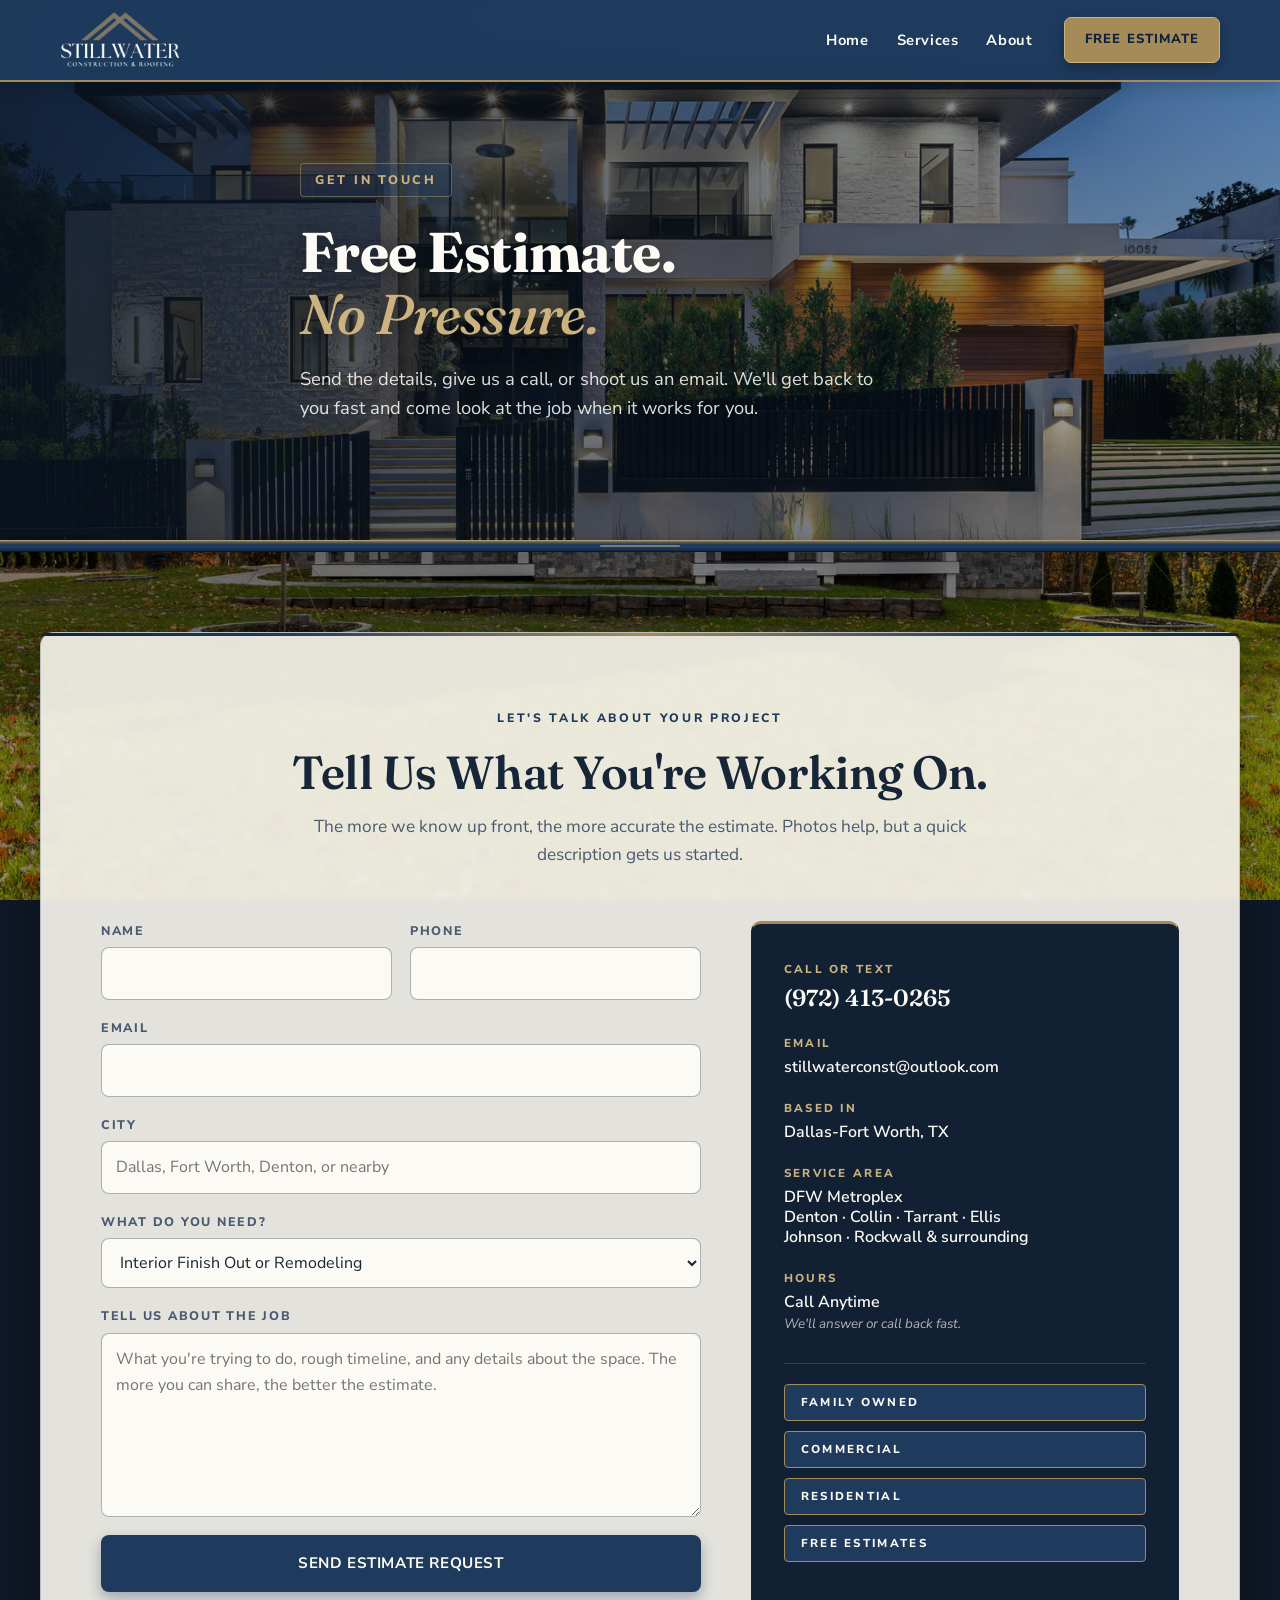
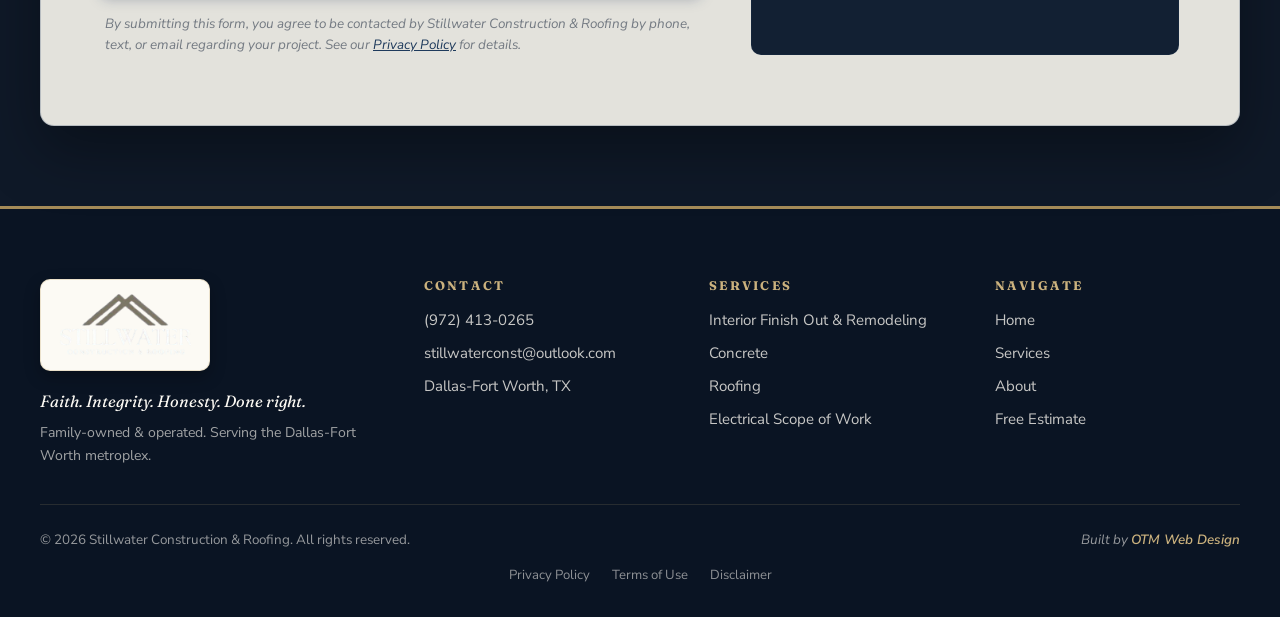
<file: contact.html>
<!DOCTYPE html>
<html lang="en">
<head>
  <meta charset="UTF-8" />
  <meta name="viewport" content="width=device-width, initial-scale=1.0" />
  <title>Contact | Stillwater Construction &amp; Roofing</title>
  <meta name="description" content="Get a free estimate from Stillwater Construction &amp; Roofing. Serving the Dallas-Fort Worth metroplex and surrounding counties. Call, email, or send a message." />
  <link rel="icon" type="image/png" href="assets/favicon.png" />
  <link rel="canonical" href="https://one-true-mission.github.io/stillwater-construction/contact.html" />
  <link rel="preconnect" href="https://fonts.googleapis.com" />
  <link rel="preconnect" href="https://fonts.gstatic.com" crossorigin />
  <link href="https://fonts.googleapis.com/css2?family=Fraunces:opsz,wght@9..144,400;9..144,500;9..144,600;9..144,700&family=Nunito+Sans:wght@400;600;700;800&display=swap" rel="stylesheet" />

  <meta property="og:type" content="website" />
  <meta property="og:site_name" content="Stillwater Construction &amp; Roofing" />
  <meta property="og:title" content="Contact | Stillwater Construction &amp; Roofing" />
  <meta property="og:description" content="Get a free estimate. Serving the Dallas-Fort Worth metroplex and surrounding counties." />
  <meta property="og:url" content="https://one-true-mission.github.io/stillwater-construction/contact.html" />
  <meta property="og:image" content="https://one-true-mission.github.io/stillwater-construction/assets/og-image.jpg" />
  <meta name="twitter:card" content="summary_large_image" />
  <meta name="twitter:title" content="Contact | Stillwater Construction &amp; Roofing" />
  <meta name="twitter:description" content="Free estimates across the DFW metroplex. Call (972) 413-0265." />
  <meta name="twitter:image" content="https://one-true-mission.github.io/stillwater-construction/assets/og-image.jpg" />

  <link rel="stylesheet" href="styles.css" />
</head>
<body data-page="contact">

  <!-- NAV -->
  <nav class="nav">
    <div class="nav-inner">
      <a href="index.html" class="nav-logo-link" aria-label="Stillwater Construction &amp; Roofing Home">
        <img src="assets/logo.png" alt="Stillwater Construction &amp; Roofing" class="nav-logo" />
      </a>
      <ul class="nav-links">
        <li><a href="index.html">Home</a></li>
        <li><a href="services.html">Services</a></li>
        <li><a href="about.html">About</a></li>
      </ul>
      <a href="contact.html" class="nav-cta">Free Estimate</a>
      <button class="hamburger" aria-label="Open menu">
        <span></span><span></span><span></span>
      </button>
    </div>
  </nav>

  <!-- PAGE HERO -->
  <header class="hero hero-sub-page">
    <div class="hero-bg" style="background-image: url('assets/hero-contact.jpg');"></div>
    <div class="hero-overlay"></div>
    <div class="hero-content hero-content-narrow">
      <div class="hero-eyebrow">Get In Touch</div>
      <h1 class="hero-title hero-title-sub">Free Estimate.<br/><em>No Pressure.</em></h1>
      <p class="hero-sub">Send the details, give us a call, or shoot us an email. We'll get back to you fast and come look at the job when it works for you.</p>
    </div>
  </header>

  <!-- HERO DIVIDER -->
  <div class="hero-divider"></div>

  <!-- CONTACT -->
  <section class="section">
    <div class="container">
      <div class="section-head">
        <div class="eyebrow">Let's Talk About Your Project</div>
        <h2>Tell Us What You're Working On.</h2>
        <p class="section-sub">The more we know up front, the more accurate the estimate. Photos help, but a quick description gets us started.</p>
      </div>

      <div class="contact-grid">
        <div class="contact-form-wrap">
          <form action="https://formspree.io/f/YOUR_FORMSPREE_ENDPOINT_HERE" method="POST" class="contact-form">
            <input type="hidden" name="_subject" value="New Estimate Request - Stillwater Construction &amp; Roofing" />
            <input type="hidden" name="_next" value="thank-you.html" />

            <div class="form-row">
              <div class="form-field">
                <label for="name">Name</label>
                <input type="text" id="name" name="name" required />
              </div>
              <div class="form-field">
                <label for="phone">Phone</label>
                <input type="tel" id="phone" name="phone" required />
              </div>
            </div>
            <div class="form-field">
              <label for="email">Email</label>
              <input type="email" id="email" name="email" required />
            </div>
            <div class="form-field">
              <label for="city">City</label>
              <input type="text" id="city" name="city" placeholder="Dallas, Fort Worth, Denton, or nearby" />
            </div>
            <div class="form-field">
              <label for="service">What do you need?</label>
              <select id="service" name="service">
                <option>Interior Finish Out or Remodeling</option>
                <option>Concrete</option>
                <option>Roofing: Install or Restoration</option>
                <option>Electrical Work</option>
                <option>Something else</option>
              </select>
            </div>
            <div class="form-field">
              <label for="message">Tell us about the job</label>
              <textarea id="message" name="message" rows="6" placeholder="What you're trying to do, rough timeline, and any details about the space. The more you can share, the better the estimate."></textarea>
            </div>
            <button type="submit" class="btn btn-primary btn-full">Send Estimate Request</button>
            <p class="form-consent">By submitting this form, you agree to be contacted by Stillwater Construction &amp; Roofing by phone, text, or email regarding your project. See our <a href="privacy-policy.html">Privacy Policy</a> for details.</p>
          </form>
        </div>

        <aside class="contact-sidebar">
          <div class="contact-block">
            <div class="contact-label">Call or Text</div>
            <a href="tel:9724130265" class="contact-value">(972) 413-0265</a>
          </div>
          <div class="contact-block">
            <div class="contact-label">Email</div>
            <a href="mailto:stillwaterconst@outlook.com" class="contact-value contact-value-sm">stillwaterconst@outlook.com</a>
          </div>
          <div class="contact-block">
            <div class="contact-label">Based In</div>
            <div class="contact-value contact-value-sm">Dallas-Fort Worth, TX</div>
          </div>
          <div class="contact-block">
            <div class="contact-label">Service Area</div>
            <div class="contact-value contact-value-sm">DFW Metroplex<br/>Denton &middot; Collin &middot; Tarrant &middot; Ellis<br/>Johnson &middot; Rockwall &amp; surrounding</div>
          </div>
          <div class="contact-block">
            <div class="contact-label">Hours</div>
            <div class="contact-value contact-value-sm">Call Anytime<br/><span class="contact-note">We'll answer or call back fast.</span></div>
          </div>
          <div class="contact-block contact-badge-block">
            <span class="insured-badge">Family Owned</span>
            <span class="insured-badge">Commercial</span>
            <span class="insured-badge">Residential</span>
            <span class="insured-badge">Free Estimates</span>
          </div>
        </aside>
      </div>
    </div>
  </section>

  <!-- FOOTER -->
  <footer class="section section-footer">
    <div class="container-darkest">
      <div class="footer-grid">
        <div class="footer-col footer-brand">
          <img src="assets/logo.png" alt="Stillwater Construction &amp; Roofing" class="footer-logo" />
          <p class="footer-tag">Faith. Integrity. Honesty. Done right.</p>
          <p class="footer-meta">Family-owned &amp; operated. Serving the Dallas-Fort Worth metroplex.</p>
        </div>
        <div class="footer-col">
          <h4>Contact</h4>
          <a href="tel:9724130265">(972) 413-0265</a>
          <a href="mailto:stillwaterconst@outlook.com">stillwaterconst@outlook.com</a>
          <span>Dallas-Fort Worth, TX</span>
        </div>
        <div class="footer-col">
          <h4>Services</h4>
          <a href="services.html">Interior Finish Out &amp; Remodeling</a>
          <a href="services.html">Concrete</a>
          <a href="services.html">Roofing</a>
          <a href="services.html">Electrical Scope of Work</a>
        </div>
        <div class="footer-col">
          <h4>Navigate</h4>
          <a href="index.html">Home</a>
          <a href="services.html">Services</a>
          <a href="about.html">About</a>
          <a href="contact.html">Free Estimate</a>
        </div>
      </div>
      <div class="footer-bottom">
        <span>&copy; <span id="year"></span> Stillwater Construction &amp; Roofing. All rights reserved.</span>
        <span class="footer-credit">Built by <a href="https://otm-designs.com" target="_blank" rel="noopener">OTM Web Design</a></span>
      </div>
      <div class="footer-legal-links">
        <a href="privacy-policy.html">Privacy Policy</a>
        <a href="terms.html">Terms of Use</a>
        <a href="disclaimer.html">Disclaimer</a>
      </div>
    </div>
  </footer>

  <script src="script.js"></script>
</body>
</html>
</file>
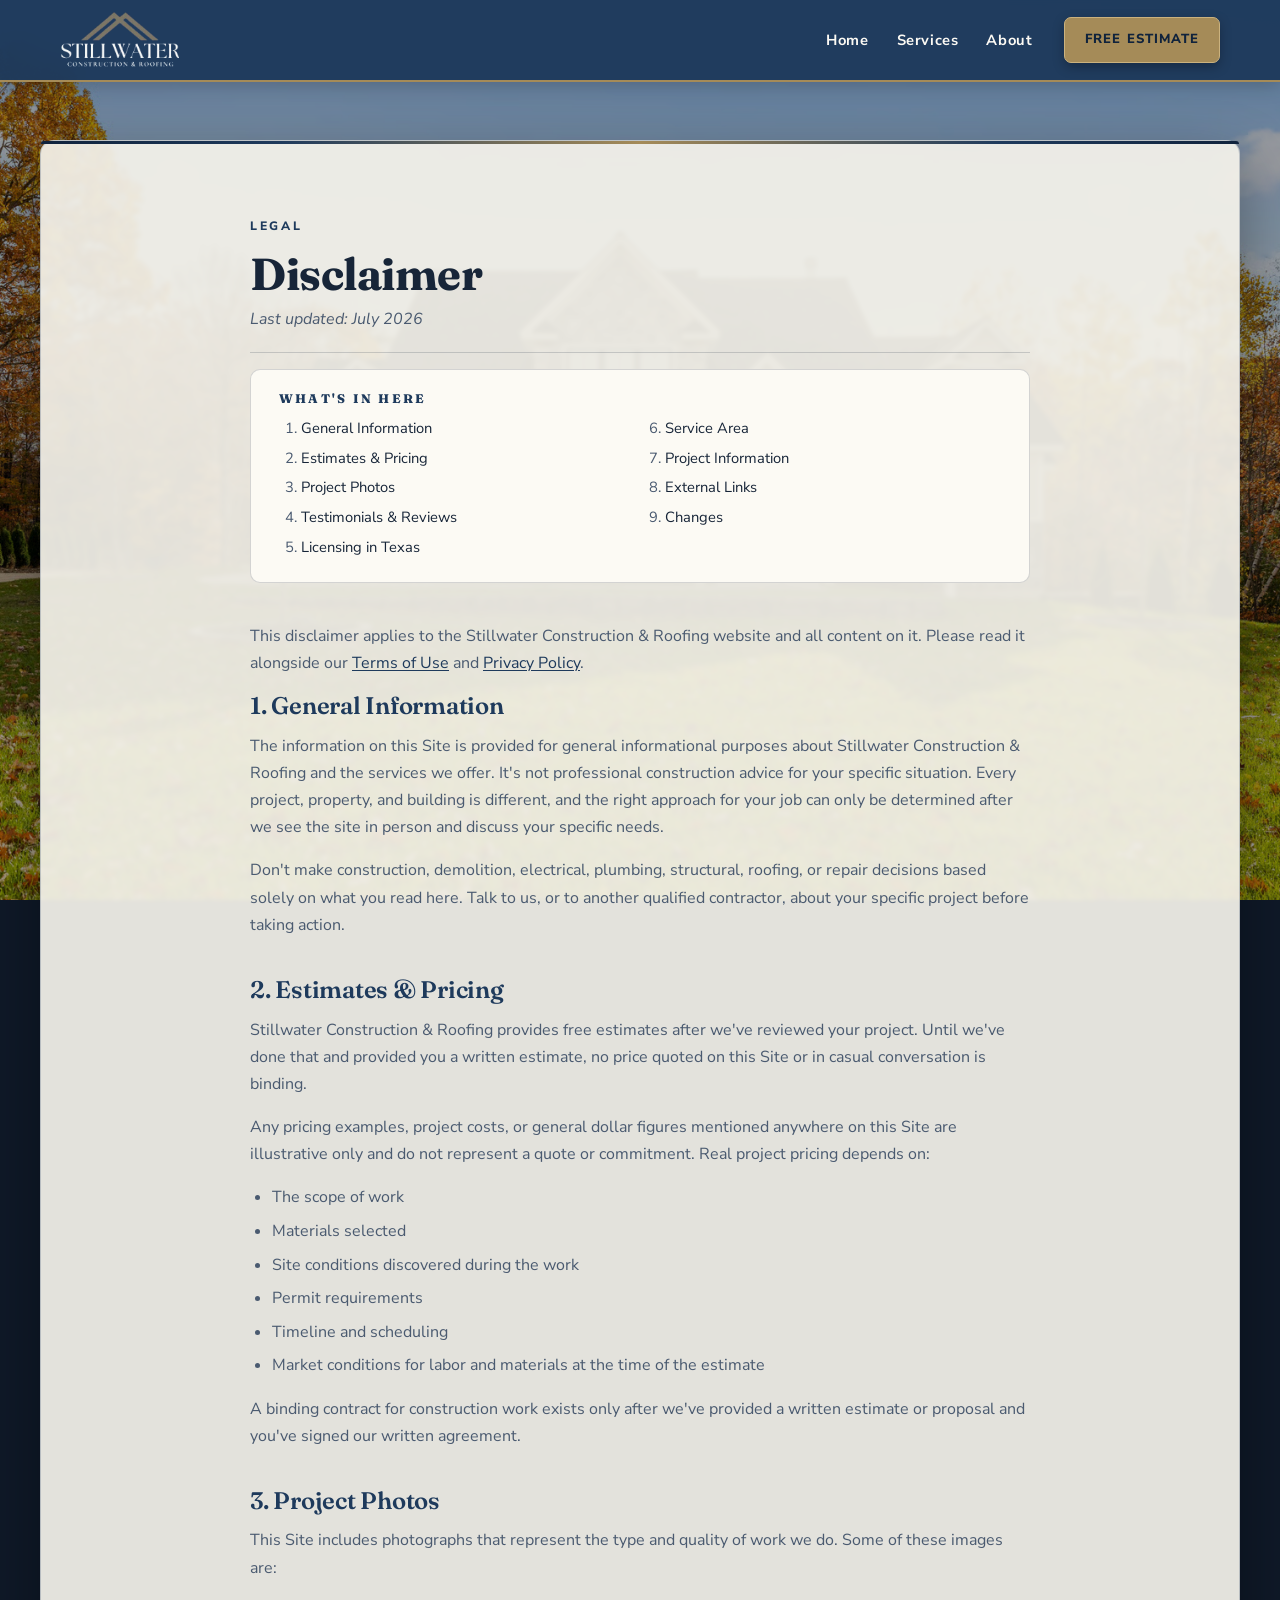
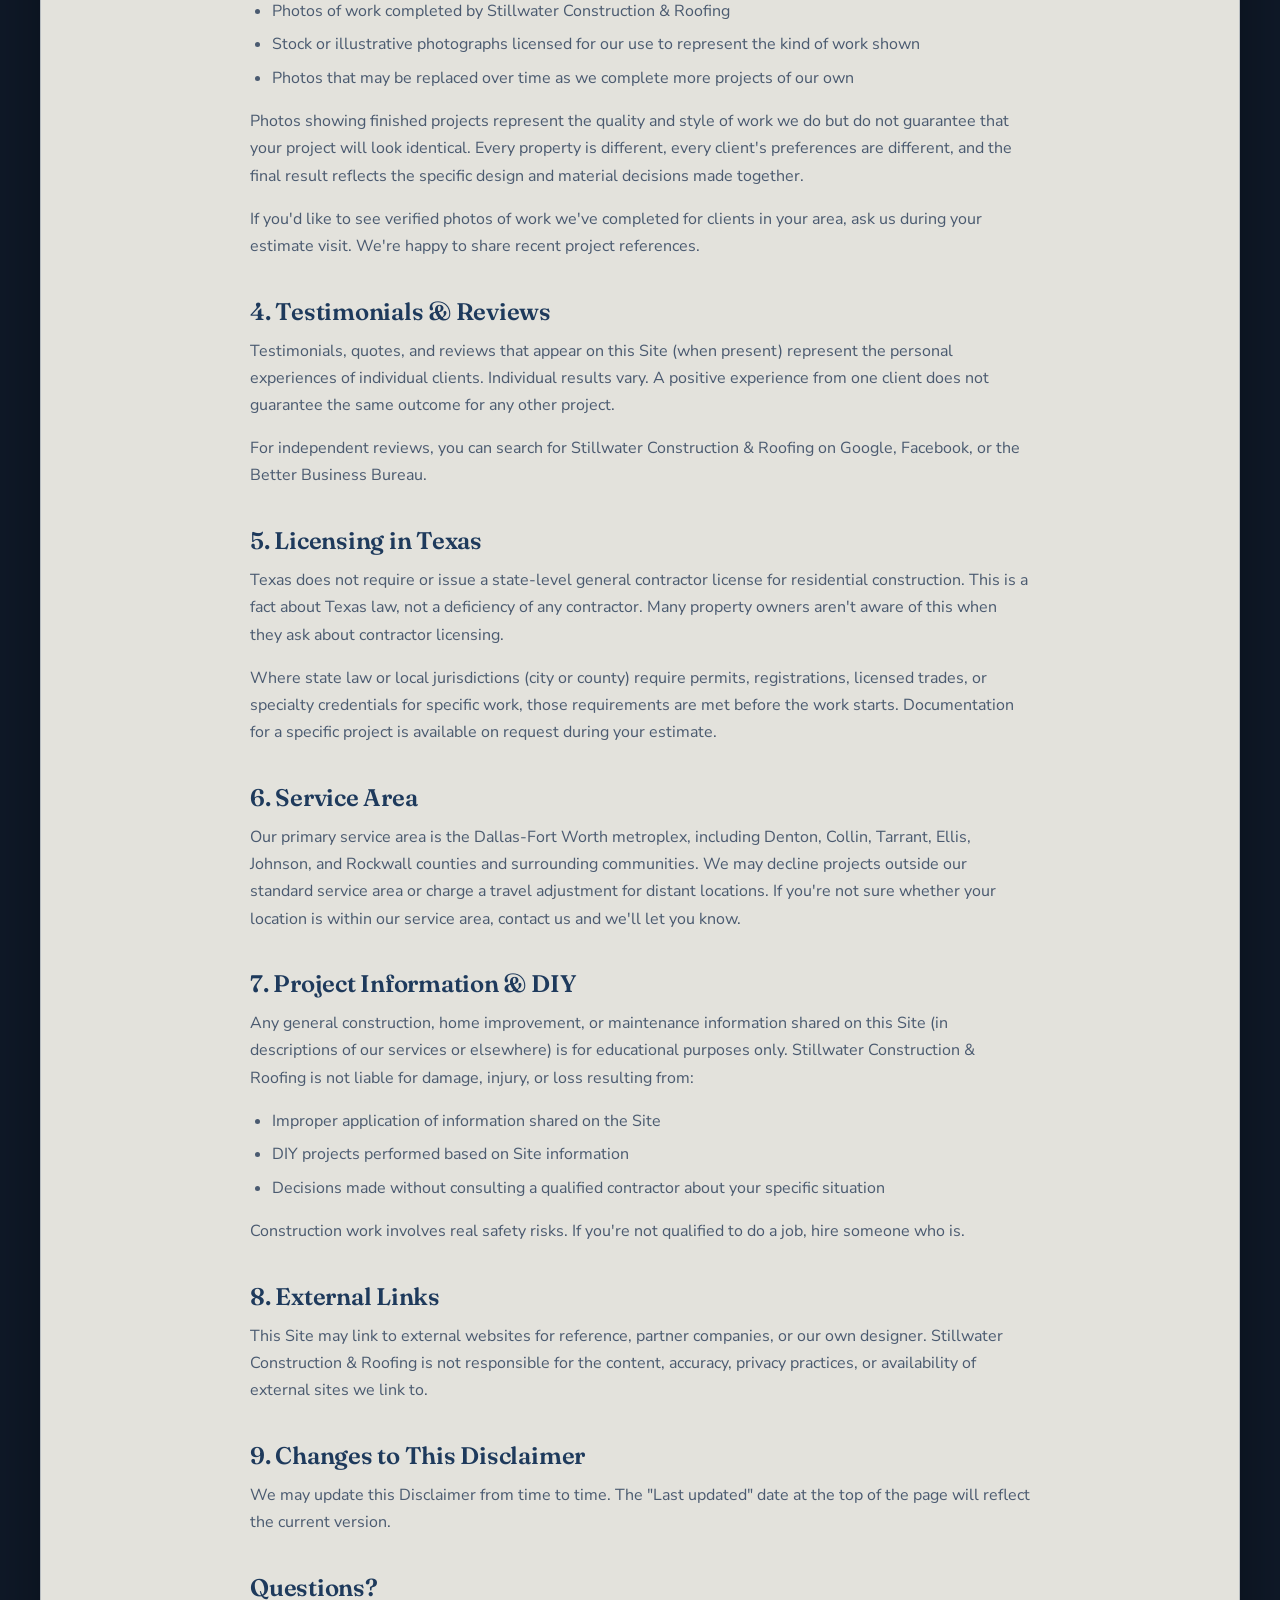
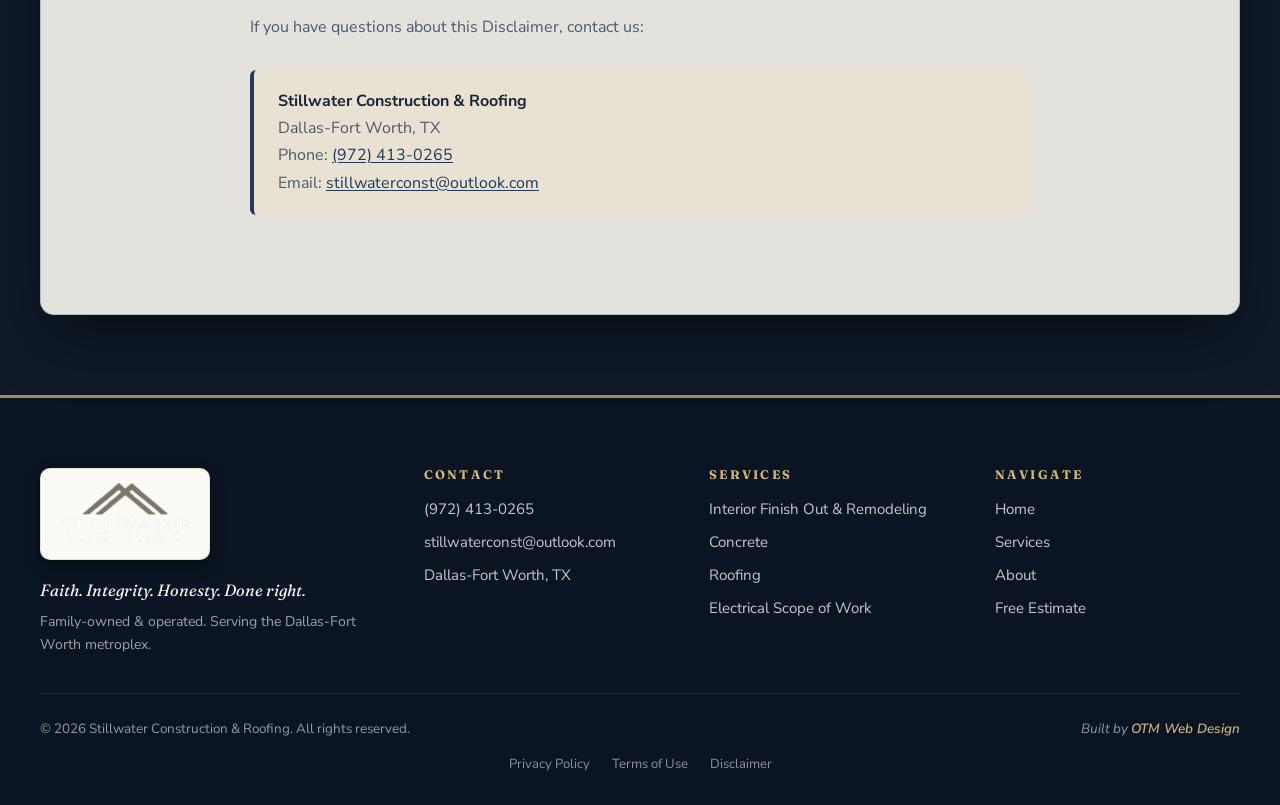
<file: disclaimer.html>
<!DOCTYPE html>
<html lang="en">
<head>
  <meta charset="UTF-8" />
  <meta name="viewport" content="width=device-width, initial-scale=1.0" />
  <title>Disclaimer | Stillwater Construction &amp; Roofing</title>
  <meta name="description" content="Disclaimer for the Stillwater Construction &amp; Roofing website, including notes on photography, estimates, licensing, and project information." />
  <link rel="icon" type="image/png" href="assets/favicon.png" />
  <link rel="preconnect" href="https://fonts.googleapis.com" />
  <link rel="preconnect" href="https://fonts.gstatic.com" crossorigin />
  <link href="https://fonts.googleapis.com/css2?family=Fraunces:opsz,wght@9..144,400;9..144,500;9..144,600;9..144,700&family=Nunito+Sans:wght@400;600;700;800&display=swap" rel="stylesheet" />
  <link rel="stylesheet" href="styles.css" />
</head>
<body data-page="disclaimer">

  <!-- NAV -->
  <nav class="nav">
    <div class="nav-inner">
      <a href="index.html" class="nav-logo-link" aria-label="Stillwater Construction &amp; Roofing Home">
        <img src="assets/logo.png" alt="Stillwater Construction &amp; Roofing" class="nav-logo" />
      </a>
      <ul class="nav-links">
        <li><a href="index.html">Home</a></li>
        <li><a href="services.html">Services</a></li>
        <li><a href="about.html">About</a></li>
      </ul>
      <a href="contact.html" class="nav-cta">Free Estimate</a>
      <button class="hamburger" aria-label="Open menu">
        <span></span><span></span><span></span>
      </button>
    </div>
  </nav>

  <section class="section section-legal">
    <div class="container">
      <div class="legal-block">
        <div class="eyebrow">Legal</div>
        <h1>Disclaimer</h1>
        <p class="legal-meta">Last updated: July 2026</p>

        <div class="legal-toc">
          <h3>What's in here</h3>
          <ol>
            <li><a href="#general">General Information</a></li>
            <li><a href="#estimates">Estimates &amp; Pricing</a></li>
            <li><a href="#photos">Project Photos</a></li>
            <li><a href="#testimonials">Testimonials &amp; Reviews</a></li>
            <li><a href="#licensing">Licensing in Texas</a></li>
            <li><a href="#service-area">Service Area</a></li>
            <li><a href="#project-info">Project Information</a></li>
            <li><a href="#external-links">External Links</a></li>
            <li><a href="#changes">Changes</a></li>
          </ol>
        </div>

        <p>This disclaimer applies to the Stillwater Construction &amp; Roofing website and all content on it. Please read it alongside our <a href="terms.html">Terms of Use</a> and <a href="privacy-policy.html">Privacy Policy</a>.</p>

        <h2 id="general">1. General Information</h2>

        <p>The information on this Site is provided for general informational purposes about Stillwater Construction &amp; Roofing and the services we offer. It's not professional construction advice for your specific situation. Every project, property, and building is different, and the right approach for your job can only be determined after we see the site in person and discuss your specific needs.</p>

        <p>Don't make construction, demolition, electrical, plumbing, structural, roofing, or repair decisions based solely on what you read here. Talk to us, or to another qualified contractor, about your specific project before taking action.</p>

        <h2 id="estimates">2. Estimates &amp; Pricing</h2>

        <p>Stillwater Construction &amp; Roofing provides free estimates after we've reviewed your project. Until we've done that and provided you a written estimate, no price quoted on this Site or in casual conversation is binding.</p>

        <p>Any pricing examples, project costs, or general dollar figures mentioned anywhere on this Site are illustrative only and do not represent a quote or commitment. Real project pricing depends on:</p>
        <ul>
          <li>The scope of work</li>
          <li>Materials selected</li>
          <li>Site conditions discovered during the work</li>
          <li>Permit requirements</li>
          <li>Timeline and scheduling</li>
          <li>Market conditions for labor and materials at the time of the estimate</li>
        </ul>

        <p>A binding contract for construction work exists only after we've provided a written estimate or proposal and you've signed our written agreement.</p>

        <h2 id="photos">3. Project Photos</h2>

        <p>This Site includes photographs that represent the type and quality of work we do. Some of these images are:</p>
        <ul>
          <li>Photos of work completed by Stillwater Construction &amp; Roofing</li>
          <li>Stock or illustrative photographs licensed for our use to represent the kind of work shown</li>
          <li>Photos that may be replaced over time as we complete more projects of our own</li>
        </ul>

        <p>Photos showing finished projects represent the quality and style of work we do but do not guarantee that your project will look identical. Every property is different, every client's preferences are different, and the final result reflects the specific design and material decisions made together.</p>

        <p>If you'd like to see verified photos of work we've completed for clients in your area, ask us during your estimate visit. We're happy to share recent project references.</p>

        <h2 id="testimonials">4. Testimonials &amp; Reviews</h2>

        <p>Testimonials, quotes, and reviews that appear on this Site (when present) represent the personal experiences of individual clients. Individual results vary. A positive experience from one client does not guarantee the same outcome for any other project.</p>

        <p>For independent reviews, you can search for Stillwater Construction &amp; Roofing on Google, Facebook, or the Better Business Bureau.</p>

        <h2 id="licensing">5. Licensing in Texas</h2>

        <p>Texas does not require or issue a state-level general contractor license for residential construction. This is a fact about Texas law, not a deficiency of any contractor. Many property owners aren't aware of this when they ask about contractor licensing.</p>

        <p>Where state law or local jurisdictions (city or county) require permits, registrations, licensed trades, or specialty credentials for specific work, those requirements are met before the work starts. Documentation for a specific project is available on request during your estimate.</p>

        <h2 id="service-area">6. Service Area</h2>

        <p>Our primary service area is the Dallas-Fort Worth metroplex, including Denton, Collin, Tarrant, Ellis, Johnson, and Rockwall counties and surrounding communities. We may decline projects outside our standard service area or charge a travel adjustment for distant locations. If you're not sure whether your location is within our service area, contact us and we'll let you know.</p>

        <h2 id="project-info">7. Project Information &amp; DIY</h2>

        <p>Any general construction, home improvement, or maintenance information shared on this Site (in descriptions of our services or elsewhere) is for educational purposes only. Stillwater Construction &amp; Roofing is not liable for damage, injury, or loss resulting from:</p>
        <ul>
          <li>Improper application of information shared on the Site</li>
          <li>DIY projects performed based on Site information</li>
          <li>Decisions made without consulting a qualified contractor about your specific situation</li>
        </ul>

        <p>Construction work involves real safety risks. If you're not qualified to do a job, hire someone who is.</p>

        <h2 id="external-links">8. External Links</h2>

        <p>This Site may link to external websites for reference, partner companies, or our own designer. Stillwater Construction &amp; Roofing is not responsible for the content, accuracy, privacy practices, or availability of external sites we link to.</p>

        <h2 id="changes">9. Changes to This Disclaimer</h2>

        <p>We may update this Disclaimer from time to time. The "Last updated" date at the top of the page will reflect the current version.</p>

        <h2 id="contact">Questions?</h2>

        <p>If you have questions about this Disclaimer, contact us:</p>

        <div class="legal-callout">
          <p><strong>Stillwater Construction &amp; Roofing</strong><br/>
          Dallas-Fort Worth, TX<br/>
          Phone: <a href="tel:9724130265">(972) 413-0265</a><br/>
          Email: <a href="mailto:stillwaterconst@outlook.com">stillwaterconst@outlook.com</a></p>
        </div>
      </div>
    </div>
  </section>

  <!-- FOOTER -->
  <footer class="section section-footer">
    <div class="container-darkest">
      <div class="footer-grid">
        <div class="footer-col footer-brand">
          <img src="assets/logo.png" alt="Stillwater Construction &amp; Roofing" class="footer-logo" />
          <p class="footer-tag">Faith. Integrity. Honesty. Done right.</p>
          <p class="footer-meta">Family-owned &amp; operated. Serving the Dallas-Fort Worth metroplex.</p>
        </div>
        <div class="footer-col">
          <h4>Contact</h4>
          <a href="tel:9724130265">(972) 413-0265</a>
          <a href="mailto:stillwaterconst@outlook.com">stillwaterconst@outlook.com</a>
          <span>Dallas-Fort Worth, TX</span>
        </div>
        <div class="footer-col">
          <h4>Services</h4>
          <a href="services.html">Interior Finish Out &amp; Remodeling</a>
          <a href="services.html">Concrete</a>
          <a href="services.html">Roofing</a>
          <a href="services.html">Electrical Scope of Work</a>
        </div>
        <div class="footer-col">
          <h4>Navigate</h4>
          <a href="index.html">Home</a>
          <a href="services.html">Services</a>
          <a href="about.html">About</a>
          <a href="contact.html">Free Estimate</a>
        </div>
      </div>
      <div class="footer-bottom">
        <span>&copy; <span id="year"></span> Stillwater Construction &amp; Roofing. All rights reserved.</span>
        <span class="footer-credit">Built by <a href="https://otm-designs.com" target="_blank" rel="noopener">OTM Web Design</a></span>
      </div>
      <div class="footer-legal-links">
        <a href="privacy-policy.html">Privacy Policy</a>
        <a href="terms.html">Terms of Use</a>
        <a href="disclaimer.html">Disclaimer</a>
      </div>
    </div>
  </footer>

  <script src="script.js"></script>
</body>
</html>
</file>
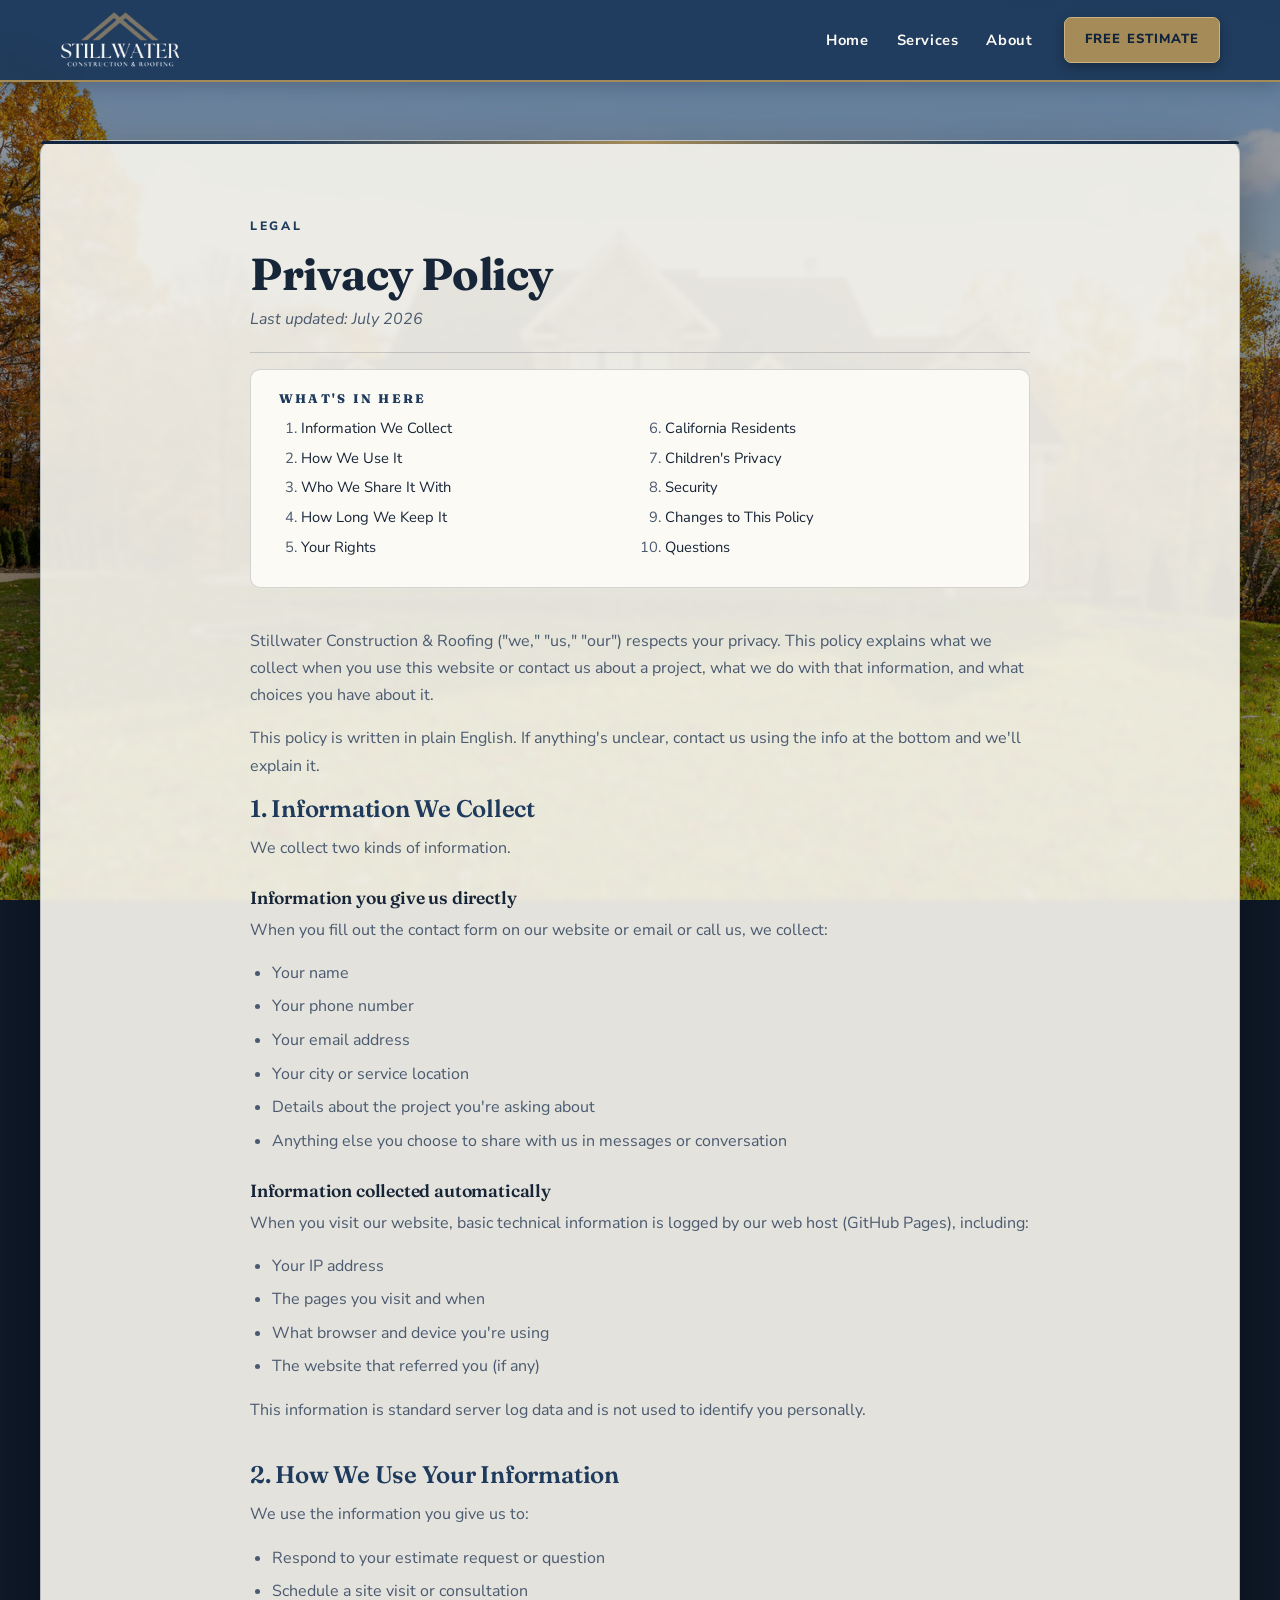
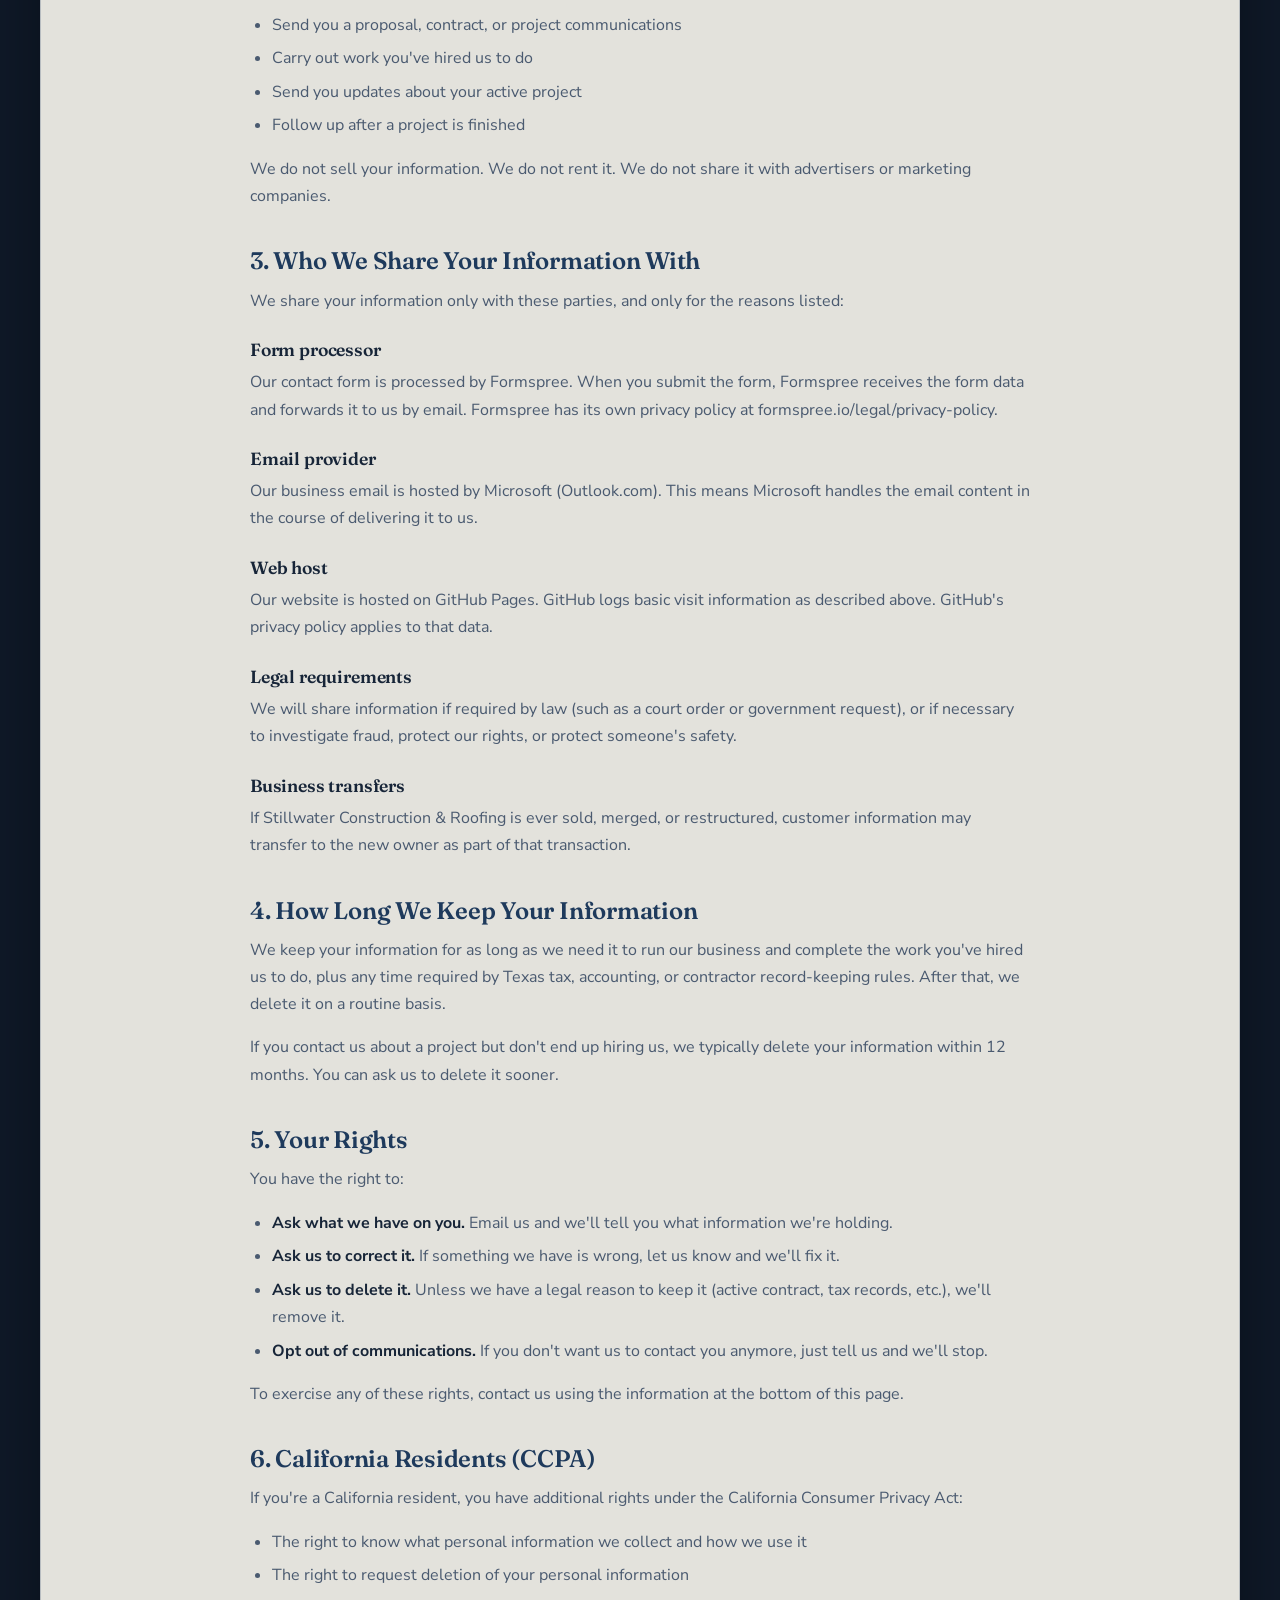
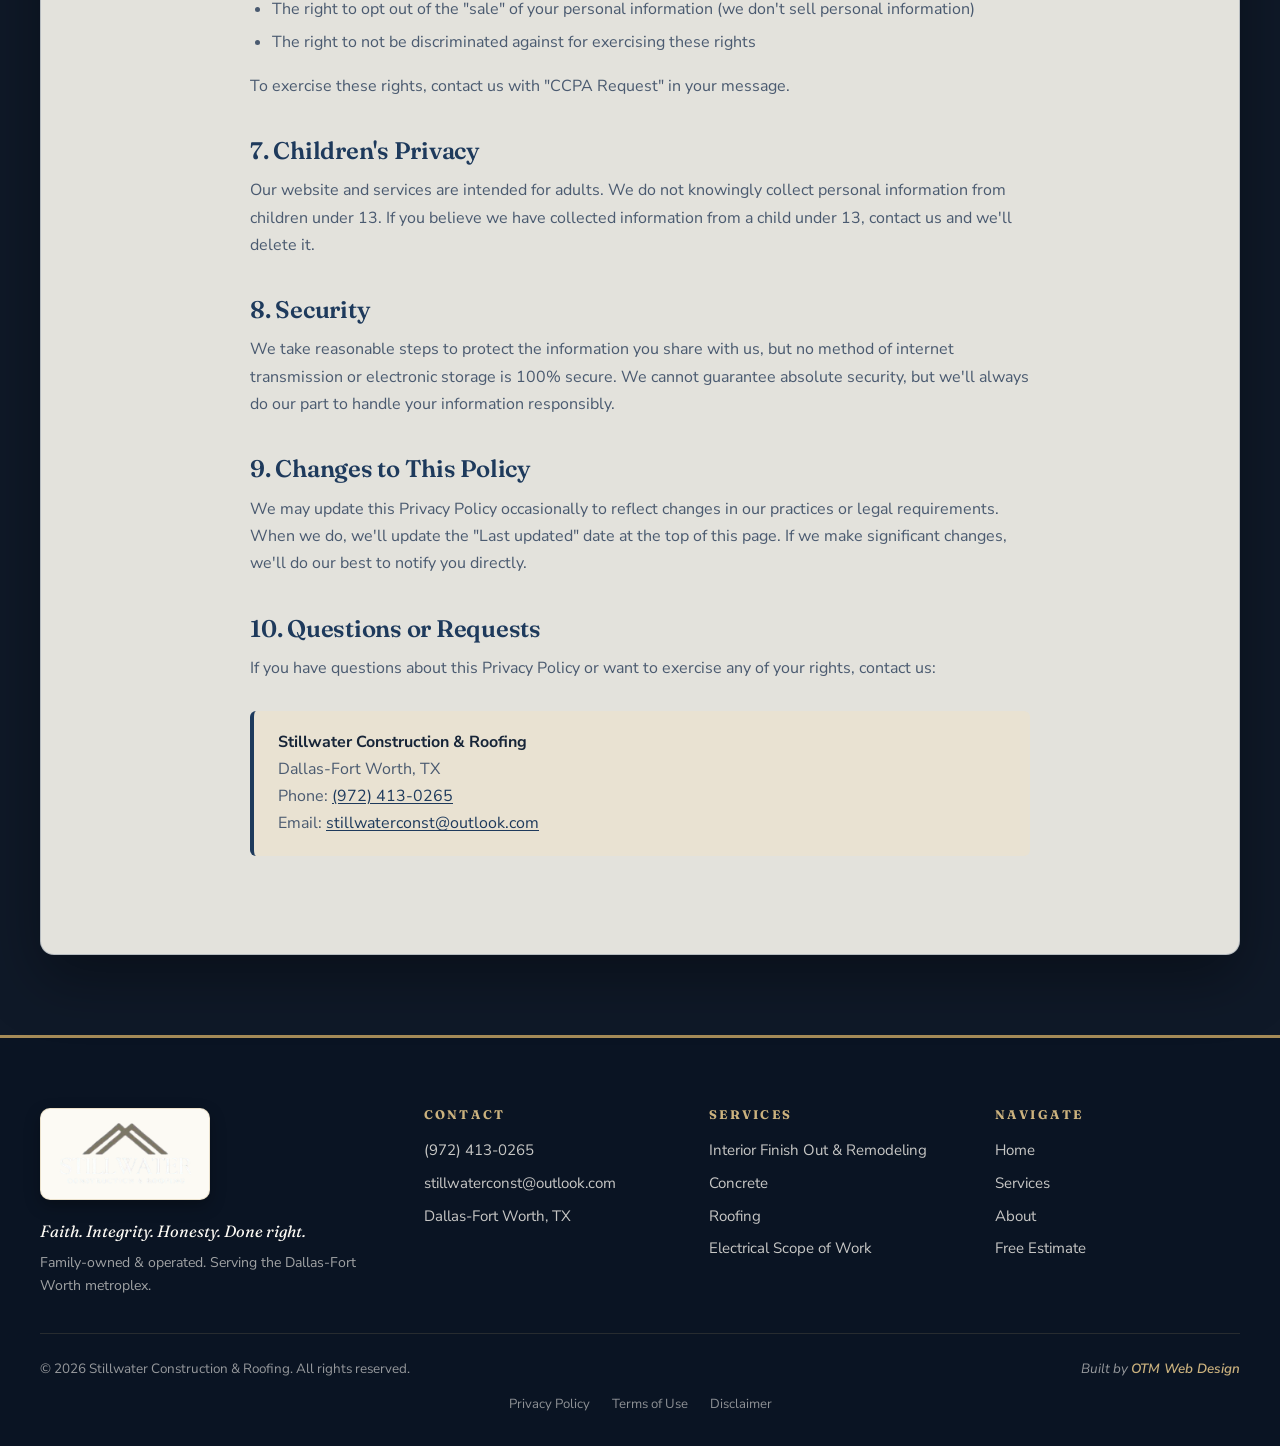
<file: privacy-policy.html>
<!DOCTYPE html>
<html lang="en">
<head>
  <meta charset="UTF-8" />
  <meta name="viewport" content="width=device-width, initial-scale=1.0" />
  <title>Privacy Policy | Stillwater Construction &amp; Roofing</title>
  <meta name="description" content="Privacy policy for Stillwater Construction &amp; Roofing. What information we collect, how we use it, and your rights." />
  <link rel="icon" type="image/png" href="assets/favicon.png" />
  <link rel="preconnect" href="https://fonts.googleapis.com" />
  <link rel="preconnect" href="https://fonts.gstatic.com" crossorigin />
  <link href="https://fonts.googleapis.com/css2?family=Fraunces:opsz,wght@9..144,400;9..144,500;9..144,600;9..144,700&family=Nunito+Sans:wght@400;600;700;800&display=swap" rel="stylesheet" />
  <link rel="stylesheet" href="styles.css" />
</head>
<body data-page="privacy">

  <!-- NAV -->
  <nav class="nav">
    <div class="nav-inner">
      <a href="index.html" class="nav-logo-link" aria-label="Stillwater Construction &amp; Roofing Home">
        <img src="assets/logo.png" alt="Stillwater Construction &amp; Roofing" class="nav-logo" />
      </a>
      <ul class="nav-links">
        <li><a href="index.html">Home</a></li>
        <li><a href="services.html">Services</a></li>
        <li><a href="about.html">About</a></li>
      </ul>
      <a href="contact.html" class="nav-cta">Free Estimate</a>
      <button class="hamburger" aria-label="Open menu">
        <span></span><span></span><span></span>
      </button>
    </div>
  </nav>

  <!-- LEGAL CONTENT -->
  <section class="section section-legal">
    <div class="container">
      <div class="legal-block">
        <div class="eyebrow">Legal</div>
        <h1>Privacy Policy</h1>
        <p class="legal-meta">Last updated: July 2026</p>

        <div class="legal-toc">
          <h3>What's in here</h3>
          <ol>
            <li><a href="#info-we-collect">Information We Collect</a></li>
            <li><a href="#how-we-use">How We Use It</a></li>
            <li><a href="#sharing">Who We Share It With</a></li>
            <li><a href="#retention">How Long We Keep It</a></li>
            <li><a href="#your-rights">Your Rights</a></li>
            <li><a href="#california">California Residents</a></li>
            <li><a href="#children">Children's Privacy</a></li>
            <li><a href="#security">Security</a></li>
            <li><a href="#changes">Changes to This Policy</a></li>
            <li><a href="#contact">Questions</a></li>
          </ol>
        </div>

        <p>Stillwater Construction &amp; Roofing ("we," "us," "our") respects your privacy. This policy explains what we collect when you use this website or contact us about a project, what we do with that information, and what choices you have about it.</p>

        <p>This policy is written in plain English. If anything's unclear, contact us using the info at the bottom and we'll explain it.</p>

        <h2 id="info-we-collect">1. Information We Collect</h2>

        <p>We collect two kinds of information.</p>

        <h3>Information you give us directly</h3>
        <p>When you fill out the contact form on our website or email or call us, we collect:</p>
        <ul>
          <li>Your name</li>
          <li>Your phone number</li>
          <li>Your email address</li>
          <li>Your city or service location</li>
          <li>Details about the project you're asking about</li>
          <li>Anything else you choose to share with us in messages or conversation</li>
        </ul>

        <h3>Information collected automatically</h3>
        <p>When you visit our website, basic technical information is logged by our web host (GitHub Pages), including:</p>
        <ul>
          <li>Your IP address</li>
          <li>The pages you visit and when</li>
          <li>What browser and device you're using</li>
          <li>The website that referred you (if any)</li>
        </ul>
        <p>This information is standard server log data and is not used to identify you personally.</p>

        <h2 id="how-we-use">2. How We Use Your Information</h2>

        <p>We use the information you give us to:</p>
        <ul>
          <li>Respond to your estimate request or question</li>
          <li>Schedule a site visit or consultation</li>
          <li>Send you a proposal, contract, or project communications</li>
          <li>Carry out work you've hired us to do</li>
          <li>Send you updates about your active project</li>
          <li>Follow up after a project is finished</li>
        </ul>
        <p>We do not sell your information. We do not rent it. We do not share it with advertisers or marketing companies.</p>

        <h2 id="sharing">3. Who We Share Your Information With</h2>

        <p>We share your information only with these parties, and only for the reasons listed:</p>

        <h3>Form processor</h3>
        <p>Our contact form is processed by Formspree. When you submit the form, Formspree receives the form data and forwards it to us by email. Formspree has its own privacy policy at formspree.io/legal/privacy-policy.</p>

        <h3>Email provider</h3>
        <p>Our business email is hosted by Microsoft (Outlook.com). This means Microsoft handles the email content in the course of delivering it to us.</p>

        <h3>Web host</h3>
        <p>Our website is hosted on GitHub Pages. GitHub logs basic visit information as described above. GitHub's privacy policy applies to that data.</p>

        <h3>Legal requirements</h3>
        <p>We will share information if required by law (such as a court order or government request), or if necessary to investigate fraud, protect our rights, or protect someone's safety.</p>

        <h3>Business transfers</h3>
        <p>If Stillwater Construction &amp; Roofing is ever sold, merged, or restructured, customer information may transfer to the new owner as part of that transaction.</p>

        <h2 id="retention">4. How Long We Keep Your Information</h2>

        <p>We keep your information for as long as we need it to run our business and complete the work you've hired us to do, plus any time required by Texas tax, accounting, or contractor record-keeping rules. After that, we delete it on a routine basis.</p>

        <p>If you contact us about a project but don't end up hiring us, we typically delete your information within 12 months. You can ask us to delete it sooner.</p>

        <h2 id="your-rights">5. Your Rights</h2>

        <p>You have the right to:</p>
        <ul>
          <li><strong>Ask what we have on you.</strong> Email us and we'll tell you what information we're holding.</li>
          <li><strong>Ask us to correct it.</strong> If something we have is wrong, let us know and we'll fix it.</li>
          <li><strong>Ask us to delete it.</strong> Unless we have a legal reason to keep it (active contract, tax records, etc.), we'll remove it.</li>
          <li><strong>Opt out of communications.</strong> If you don't want us to contact you anymore, just tell us and we'll stop.</li>
        </ul>

        <p>To exercise any of these rights, contact us using the information at the bottom of this page.</p>

        <h2 id="california">6. California Residents (CCPA)</h2>

        <p>If you're a California resident, you have additional rights under the California Consumer Privacy Act:</p>
        <ul>
          <li>The right to know what personal information we collect and how we use it</li>
          <li>The right to request deletion of your personal information</li>
          <li>The right to opt out of the "sale" of your personal information (we don't sell personal information)</li>
          <li>The right to not be discriminated against for exercising these rights</li>
        </ul>
        <p>To exercise these rights, contact us with "CCPA Request" in your message.</p>

        <h2 id="children">7. Children's Privacy</h2>

        <p>Our website and services are intended for adults. We do not knowingly collect personal information from children under 13. If you believe we have collected information from a child under 13, contact us and we'll delete it.</p>

        <h2 id="security">8. Security</h2>

        <p>We take reasonable steps to protect the information you share with us, but no method of internet transmission or electronic storage is 100% secure. We cannot guarantee absolute security, but we'll always do our part to handle your information responsibly.</p>

        <h2 id="changes">9. Changes to This Policy</h2>

        <p>We may update this Privacy Policy occasionally to reflect changes in our practices or legal requirements. When we do, we'll update the "Last updated" date at the top of this page. If we make significant changes, we'll do our best to notify you directly.</p>

        <h2 id="contact">10. Questions or Requests</h2>

        <p>If you have questions about this Privacy Policy or want to exercise any of your rights, contact us:</p>

        <div class="legal-callout">
          <p><strong>Stillwater Construction &amp; Roofing</strong><br/>
          Dallas-Fort Worth, TX<br/>
          Phone: <a href="tel:9724130265">(972) 413-0265</a><br/>
          Email: <a href="mailto:stillwaterconst@outlook.com">stillwaterconst@outlook.com</a></p>
        </div>
      </div>
    </div>
  </section>

  <!-- FOOTER -->
  <footer class="section section-footer">
    <div class="container-darkest">
      <div class="footer-grid">
        <div class="footer-col footer-brand">
          <img src="assets/logo.png" alt="Stillwater Construction &amp; Roofing" class="footer-logo" />
          <p class="footer-tag">Faith. Integrity. Honesty. Done right.</p>
          <p class="footer-meta">Family-owned &amp; operated. Serving the Dallas-Fort Worth metroplex.</p>
        </div>
        <div class="footer-col">
          <h4>Contact</h4>
          <a href="tel:9724130265">(972) 413-0265</a>
          <a href="mailto:stillwaterconst@outlook.com">stillwaterconst@outlook.com</a>
          <span>Dallas-Fort Worth, TX</span>
        </div>
        <div class="footer-col">
          <h4>Services</h4>
          <a href="services.html">Interior Finish Out &amp; Remodeling</a>
          <a href="services.html">Concrete</a>
          <a href="services.html">Roofing</a>
          <a href="services.html">Electrical Scope of Work</a>
        </div>
        <div class="footer-col">
          <h4>Navigate</h4>
          <a href="index.html">Home</a>
          <a href="services.html">Services</a>
          <a href="about.html">About</a>
          <a href="contact.html">Free Estimate</a>
        </div>
      </div>
      <div class="footer-bottom">
        <span>&copy; <span id="year"></span> Stillwater Construction &amp; Roofing. All rights reserved.</span>
        <span class="footer-credit">Built by <a href="https://otm-designs.com" target="_blank" rel="noopener">OTM Web Design</a></span>
      </div>
      <div class="footer-legal-links">
        <a href="privacy-policy.html">Privacy Policy</a>
        <a href="terms.html">Terms of Use</a>
        <a href="disclaimer.html">Disclaimer</a>
      </div>
    </div>
  </footer>

  <script src="script.js"></script>
</body>
</html>
</file>
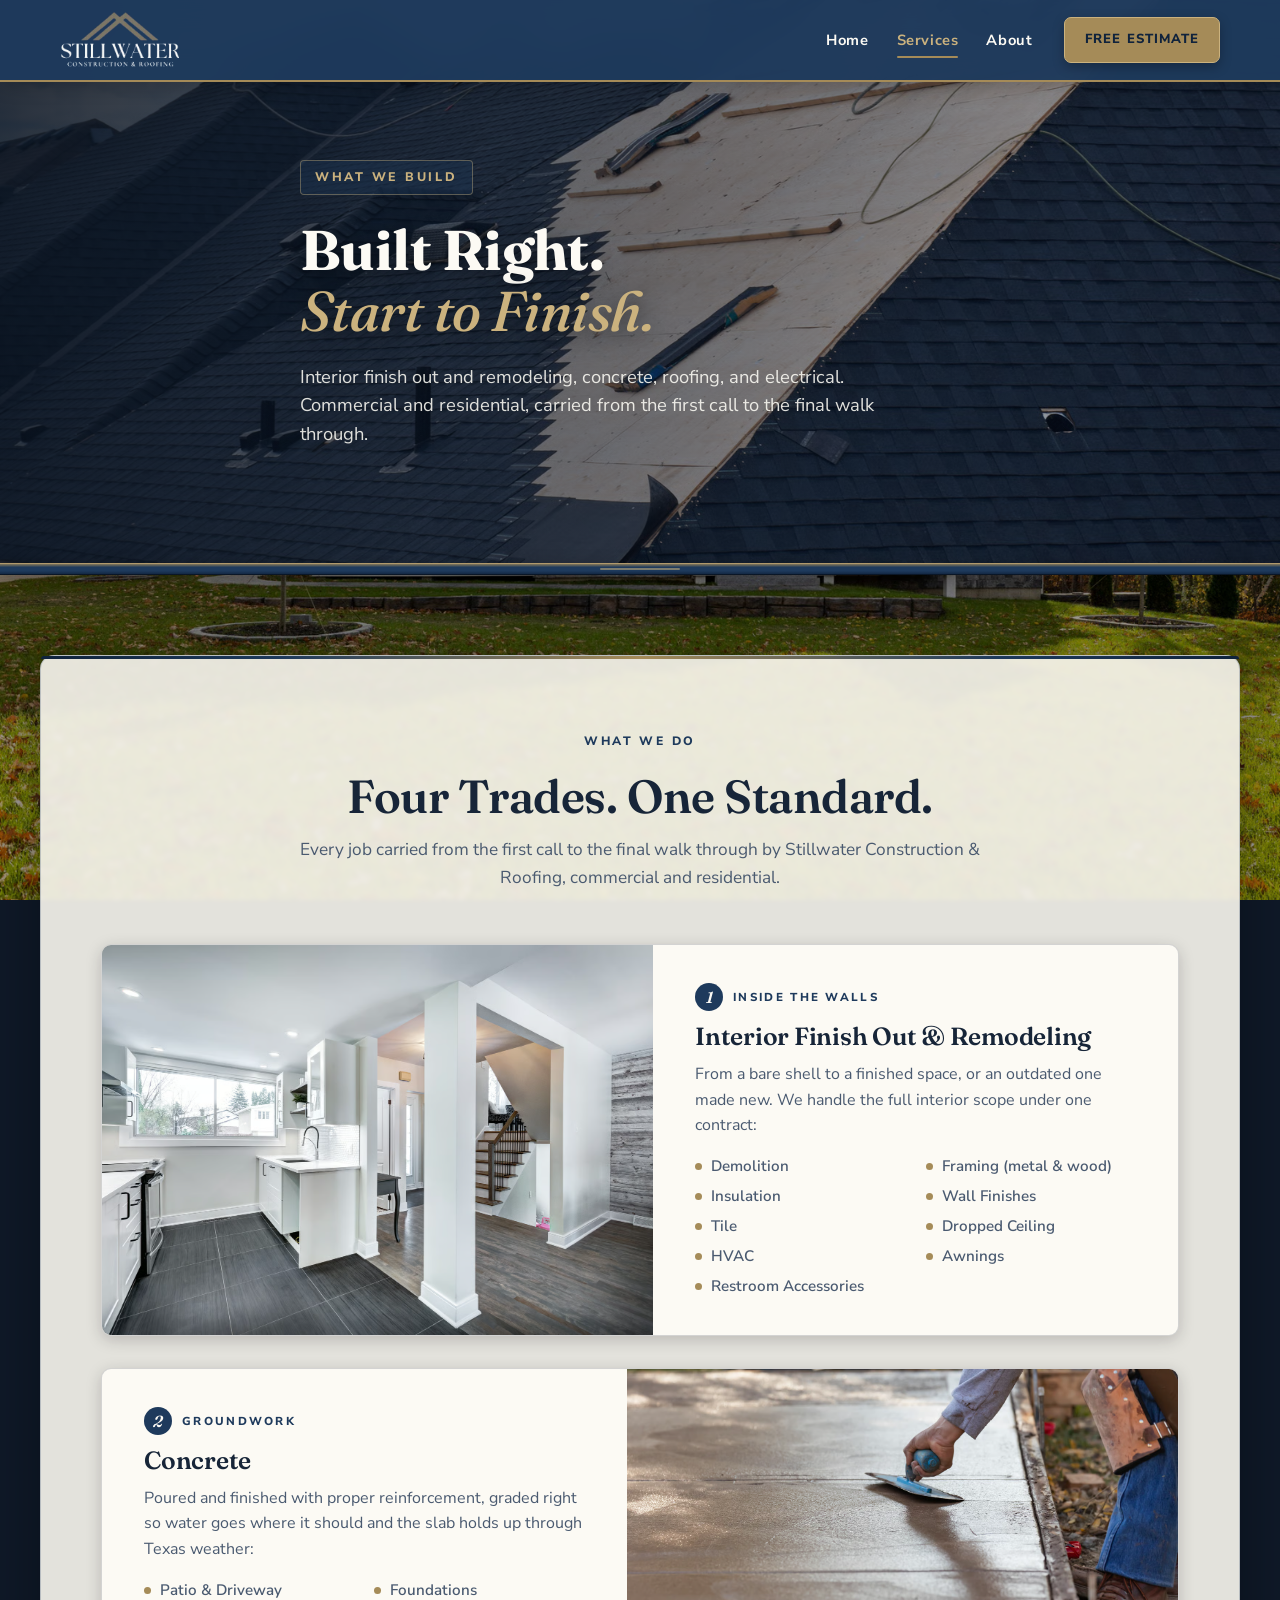
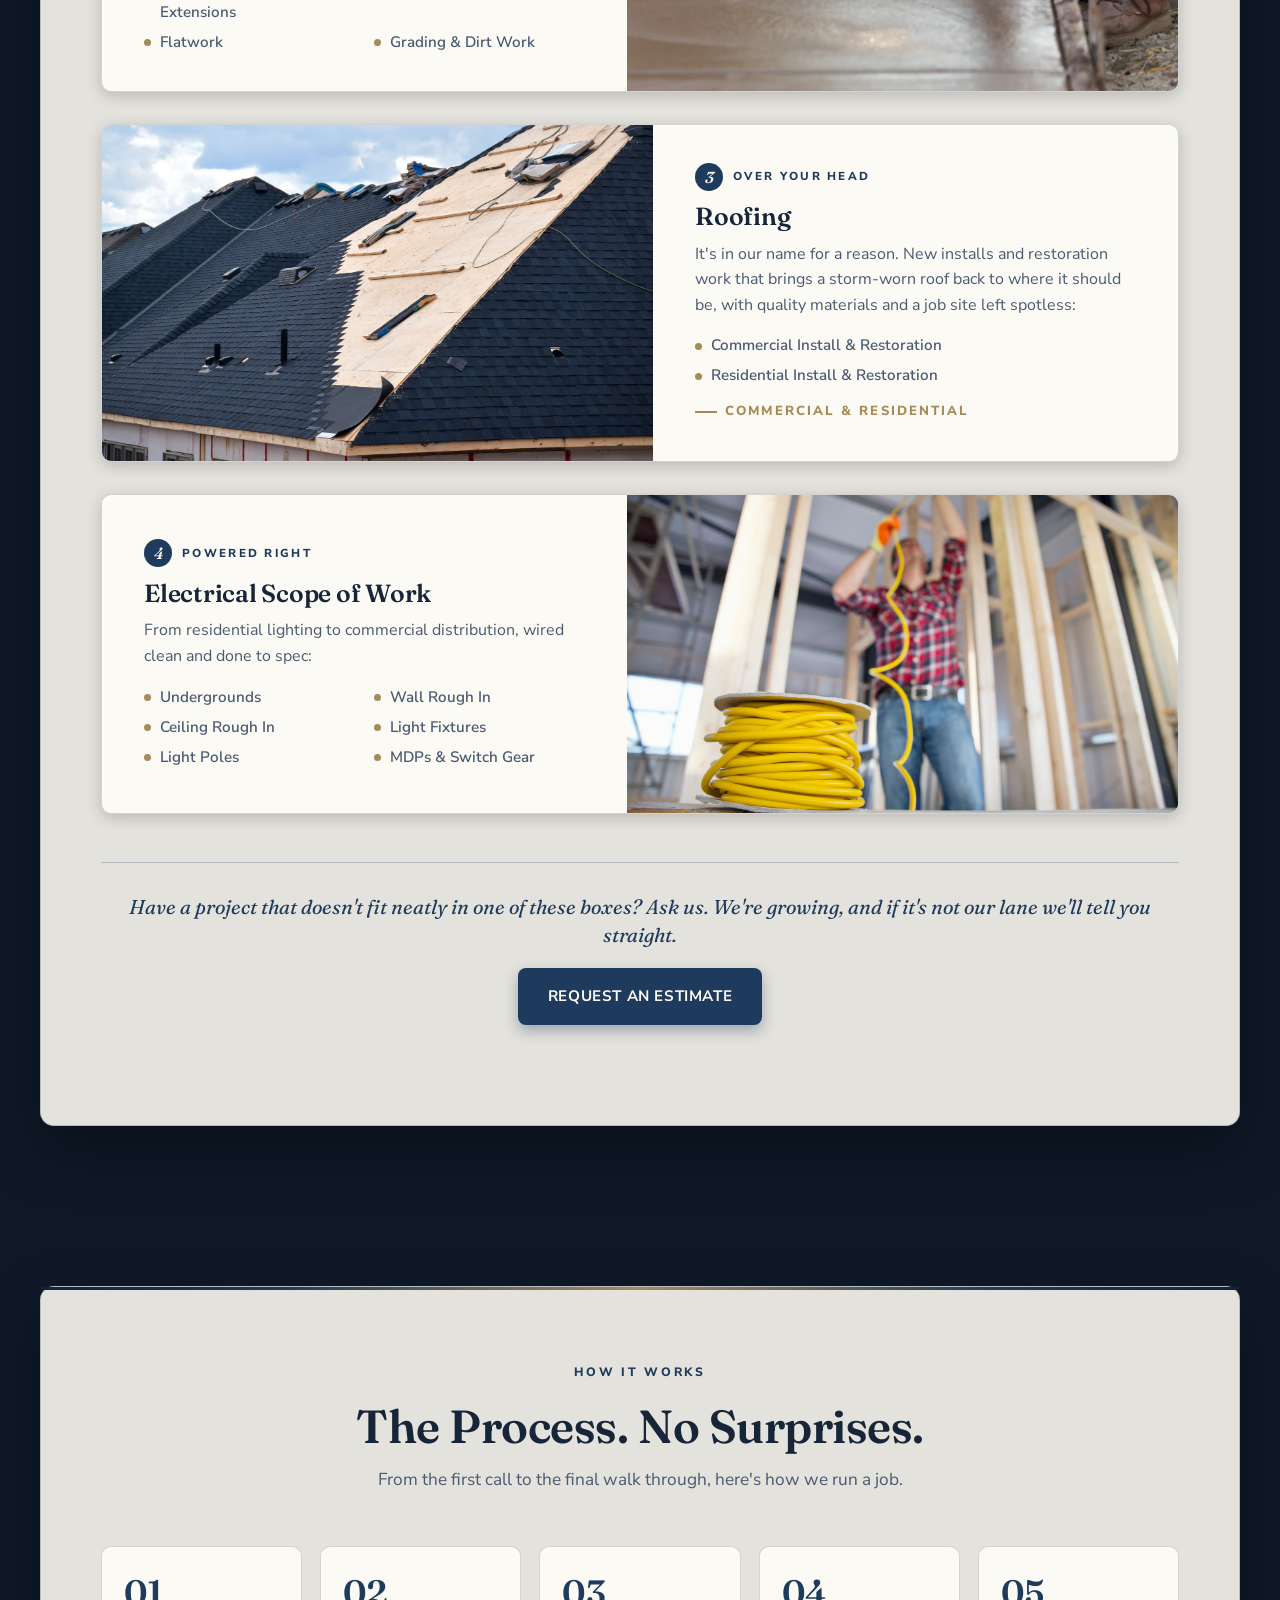
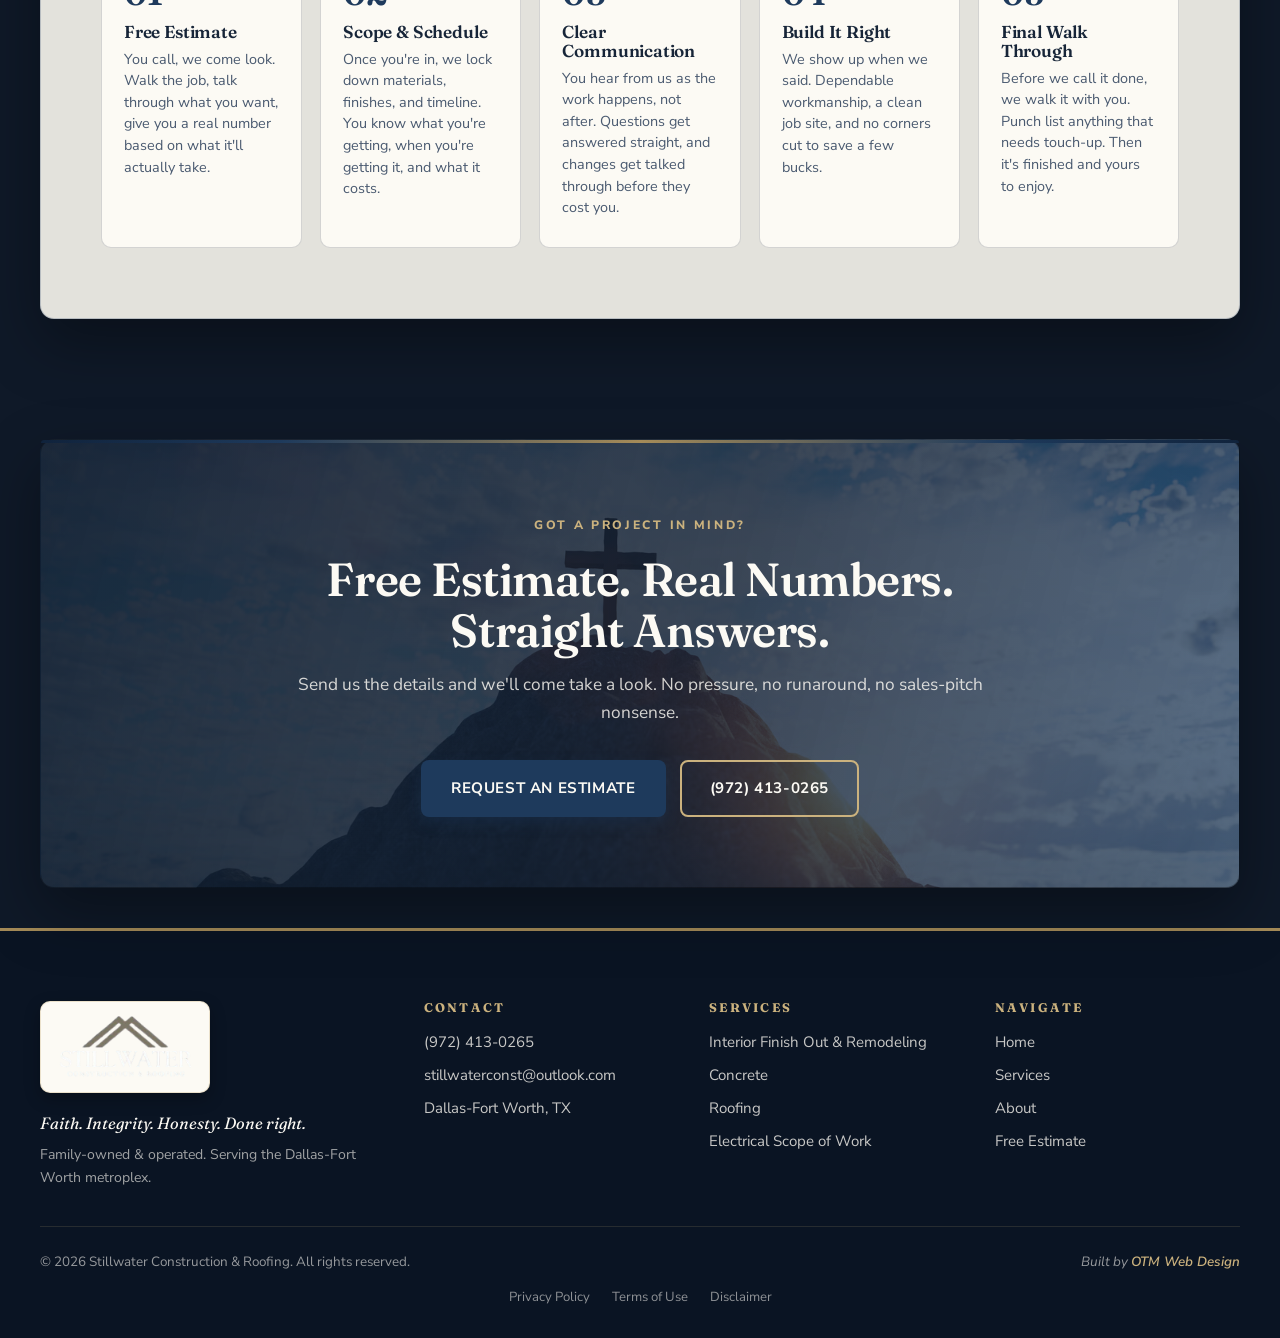
<file: services.html>
<!DOCTYPE html>
<html lang="en">
<head>
  <meta charset="UTF-8" />
  <meta name="viewport" content="width=device-width, initial-scale=1.0" />
  <title>Services | Stillwater Construction &amp; Roofing</title>
  <meta name="description" content="Construction services in the Dallas-Fort Worth metroplex: interior finish out and remodeling, concrete, commercial and residential roofing install and restoration, and a full electrical scope of work." />
  <link rel="icon" type="image/png" href="assets/favicon.png" />
  <link rel="canonical" href="https://one-true-mission.github.io/stillwater-construction/services.html" />
  <link rel="preconnect" href="https://fonts.googleapis.com" />
  <link rel="preconnect" href="https://fonts.gstatic.com" crossorigin />
  <link href="https://fonts.googleapis.com/css2?family=Fraunces:opsz,wght@9..144,400;9..144,500;9..144,600;9..144,700&family=Nunito+Sans:wght@400;600;700;800&display=swap" rel="stylesheet" />

  <meta property="og:type" content="website" />
  <meta property="og:site_name" content="Stillwater Construction &amp; Roofing" />
  <meta property="og:title" content="Services | Stillwater Construction &amp; Roofing" />
  <meta property="og:description" content="Interior finish out and remodeling, concrete, roofing install and restoration, and electrical across the Dallas-Fort Worth metroplex." />
  <meta property="og:url" content="https://one-true-mission.github.io/stillwater-construction/services.html" />
  <meta property="og:image" content="https://one-true-mission.github.io/stillwater-construction/assets/og-image.jpg" />
  <meta name="twitter:card" content="summary_large_image" />
  <meta name="twitter:title" content="Services | Stillwater Construction &amp; Roofing" />
  <meta name="twitter:description" content="Finish outs, concrete, roofing, and electrical across DFW." />
  <meta name="twitter:image" content="https://one-true-mission.github.io/stillwater-construction/assets/og-image.jpg" />

  <link rel="stylesheet" href="styles.css" />
</head>
<body data-page="services">

  <!-- NAV -->
  <nav class="nav">
    <div class="nav-inner">
      <a href="index.html" class="nav-logo-link" aria-label="Stillwater Construction &amp; Roofing Home">
        <img src="assets/logo.png" alt="Stillwater Construction &amp; Roofing" class="nav-logo" />
      </a>
      <ul class="nav-links">
        <li><a href="index.html">Home</a></li>
        <li><a href="services.html">Services</a></li>
        <li><a href="about.html">About</a></li>
      </ul>
      <a href="contact.html" class="nav-cta">Free Estimate</a>
      <button class="hamburger" aria-label="Open menu">
        <span></span><span></span><span></span>
      </button>
    </div>
  </nav>

  <!-- PAGE HERO -->
  <header class="hero hero-sub-page">
    <div class="hero-bg" style="background-image: url('assets/hero-services.jpg');"></div>
    <div class="hero-overlay"></div>
    <div class="hero-content hero-content-narrow">
      <div class="hero-eyebrow">What We Build</div>
      <h1 class="hero-title hero-title-sub">Built Right.<br/><em>Start to Finish.</em></h1>
      <p class="hero-sub">Interior finish out and remodeling, concrete, roofing, and electrical. Commercial and residential, carried from the first call to the final walk through.</p>
    </div>
  </header>

  <!-- HERO DIVIDER -->
  <div class="hero-divider"></div>

  <!-- CORE SERVICES (4 staggered image rows with full scope lists) -->
  <section class="section">
    <div class="container">
      <div class="section-head">
        <div class="eyebrow">What We Do</div>
        <h2>Four Trades. One Standard.</h2>
        <p class="section-sub">Every job carried from the first call to the final walk through by Stillwater Construction &amp; Roofing, commercial and residential.</p>
      </div>

      <div class="additional-stack">

        <!-- 01 Interior Finish Out & Remodeling -->
        <div class="additional-row">
          <div class="additional-image">
            <img src="assets/service-remodel.jpg" alt="Interior finish out and remodeling work" loading="lazy" />
          </div>
          <div class="additional-text">
            <div class="additional-text-tag"><span class="additional-text-num">1</span> Inside the Walls</div>
            <h3>Interior Finish Out &amp; Remodeling</h3>
            <p>From a bare shell to a finished space, or an outdated one made new. We handle the full interior scope under one contract:</p>
            <ul class="additional-list">
              <li>Demolition</li>
              <li>Framing (metal &amp; wood)</li>
              <li>Insulation</li>
              <li>Wall Finishes</li>
              <li>Tile</li>
              <li>Dropped Ceiling</li>
              <li>HVAC</li>
              <li>Awnings</li>
              <li>Restroom Accessories</li>
            </ul>
          </div>
        </div>

        <!-- 02 Concrete -->
        <div class="additional-row additional-row-reverse">
          <div class="additional-image">
            <img src="assets/service-concrete.jpg" alt="Concrete flatwork and foundation work" loading="lazy" />
          </div>
          <div class="additional-text">
            <div class="additional-text-tag"><span class="additional-text-num">2</span> Groundwork</div>
            <h3>Concrete</h3>
            <p>Poured and finished with proper reinforcement, graded right so water goes where it should and the slab holds up through Texas weather:</p>
            <ul class="additional-list">
              <li>Patio &amp; Driveway Extensions</li>
              <li>Foundations</li>
              <li>Flatwork</li>
              <li>Grading &amp; Dirt Work</li>
            </ul>
          </div>
        </div>

        <!-- 03 Roofing -->
        <div class="additional-row">
          <div class="additional-image">
            <img src="assets/service-roofing.jpg" alt="Roofing install and restoration work" loading="lazy" />
          </div>
          <div class="additional-text">
            <div class="additional-text-tag"><span class="additional-text-num">3</span> Over Your Head</div>
            <h3>Roofing</h3>
            <p>It's in our name for a reason. New installs and restoration work that brings a storm-worn roof back to where it should be, with quality materials and a job site left spotless:</p>
            <ul class="additional-list additional-list--single">
              <li>Commercial Install &amp; Restoration</li>
              <li>Residential Install &amp; Restoration</li>
            </ul>
            <span class="additional-text-lead">Commercial &amp; Residential</span>
          </div>
        </div>

        <!-- 04 Electrical Scope of Work -->
        <div class="additional-row additional-row-reverse">
          <div class="additional-image">
            <img src="assets/service-electrical.jpg" alt="Electrical work and wiring" loading="lazy" />
          </div>
          <div class="additional-text">
            <div class="additional-text-tag"><span class="additional-text-num">4</span> Powered Right</div>
            <h3>Electrical Scope of Work</h3>
            <p>From residential lighting to commercial distribution, wired clean and done to spec:</p>
            <ul class="additional-list">
              <li>Undergrounds</li>
              <li>Wall Rough In</li>
              <li>Ceiling Rough In</li>
              <li>Light Fixtures</li>
              <li>Light Poles</li>
              <li>MDPs &amp; Switch Gear</li>
            </ul>
          </div>
        </div>

      </div>

      <!-- Closing line -->
      <div class="services-closing">
        <p>Have a project that doesn't fit neatly in one of these boxes? Ask us. We're growing, and if it's not our lane we'll tell you straight.</p>
        <a href="contact.html" class="btn btn-primary">Request an Estimate</a>
      </div>
    </div>
  </section>

  <!-- PROCESS -->
  <section class="section">
    <div class="container">
      <div class="section-head">
        <div class="eyebrow">How It Works</div>
        <h2>The Process. No Surprises.</h2>
        <p class="section-sub">From the first call to the final walk through, here's how we run a job.</p>
      </div>

      <div class="process-grid">
        <div class="process-card">
          <div class="process-num">01</div>
          <h3>Free Estimate</h3>
          <p>You call, we come look. Walk the job, talk through what you want, give you a real number based on what it'll actually take.</p>
        </div>
        <div class="process-card">
          <div class="process-num">02</div>
          <h3>Scope &amp; Schedule</h3>
          <p>Once you're in, we lock down materials, finishes, and timeline. You know what you're getting, when you're getting it, and what it costs.</p>
        </div>
        <div class="process-card">
          <div class="process-num">03</div>
          <h3>Clear Communication</h3>
          <p>You hear from us as the work happens, not after. Questions get answered straight, and changes get talked through before they cost you.</p>
        </div>
        <div class="process-card">
          <div class="process-num">04</div>
          <h3>Build It Right</h3>
          <p>We show up when we said. Dependable workmanship, a clean job site, and no corners cut to save a few bucks.</p>
        </div>
        <div class="process-card">
          <div class="process-num">05</div>
          <h3>Final Walk Through</h3>
          <p>Before we call it done, we walk it with you. Punch list anything that needs touch-up. Then it's finished and yours to enjoy.</p>
        </div>
      </div>
    </div>
  </section>

  <!-- CTA -->
  <section class="section section-cta">
    <div class="container container-deep">
      <div class="cta-block">
        <div class="eyebrow eyebrow-light">Got a Project in Mind?</div>
        <h2 class="cta-title">Free Estimate. Real Numbers. Straight Answers.</h2>
        <p class="cta-sub">Send us the details and we'll come take a look. No pressure, no runaround, no sales-pitch nonsense.</p>
        <div class="cta-buttons">
          <a href="contact.html" class="btn btn-primary">Request an Estimate</a>
          <a href="tel:9724130265" class="btn btn-outline">(972) 413-0265</a>
        </div>
      </div>
    </div>
  </section>

  <!-- FOOTER -->
  <footer class="section section-footer">
    <div class="container-darkest">
      <div class="footer-grid">
        <div class="footer-col footer-brand">
          <img src="assets/logo.png" alt="Stillwater Construction &amp; Roofing" class="footer-logo" />
          <p class="footer-tag">Faith. Integrity. Honesty. Done right.</p>
          <p class="footer-meta">Family-owned &amp; operated. Serving the Dallas-Fort Worth metroplex.</p>
        </div>
        <div class="footer-col">
          <h4>Contact</h4>
          <a href="tel:9724130265">(972) 413-0265</a>
          <a href="mailto:stillwaterconst@outlook.com">stillwaterconst@outlook.com</a>
          <span>Dallas-Fort Worth, TX</span>
        </div>
        <div class="footer-col">
          <h4>Services</h4>
          <a href="services.html">Interior Finish Out &amp; Remodeling</a>
          <a href="services.html">Concrete</a>
          <a href="services.html">Roofing</a>
          <a href="services.html">Electrical Scope of Work</a>
        </div>
        <div class="footer-col">
          <h4>Navigate</h4>
          <a href="index.html">Home</a>
          <a href="services.html">Services</a>
          <a href="about.html">About</a>
          <a href="contact.html">Free Estimate</a>
        </div>
      </div>
      <div class="footer-bottom">
        <span>&copy; <span id="year"></span> Stillwater Construction &amp; Roofing. All rights reserved.</span>
        <span class="footer-credit">Built by <a href="https://otm-designs.com" target="_blank" rel="noopener">OTM Web Design</a></span>
      </div>
      <div class="footer-legal-links">
        <a href="privacy-policy.html">Privacy Policy</a>
        <a href="terms.html">Terms of Use</a>
        <a href="disclaimer.html">Disclaimer</a>
      </div>
    </div>
  </footer>

  <script src="script.js"></script>
</body>
</html>
</file>
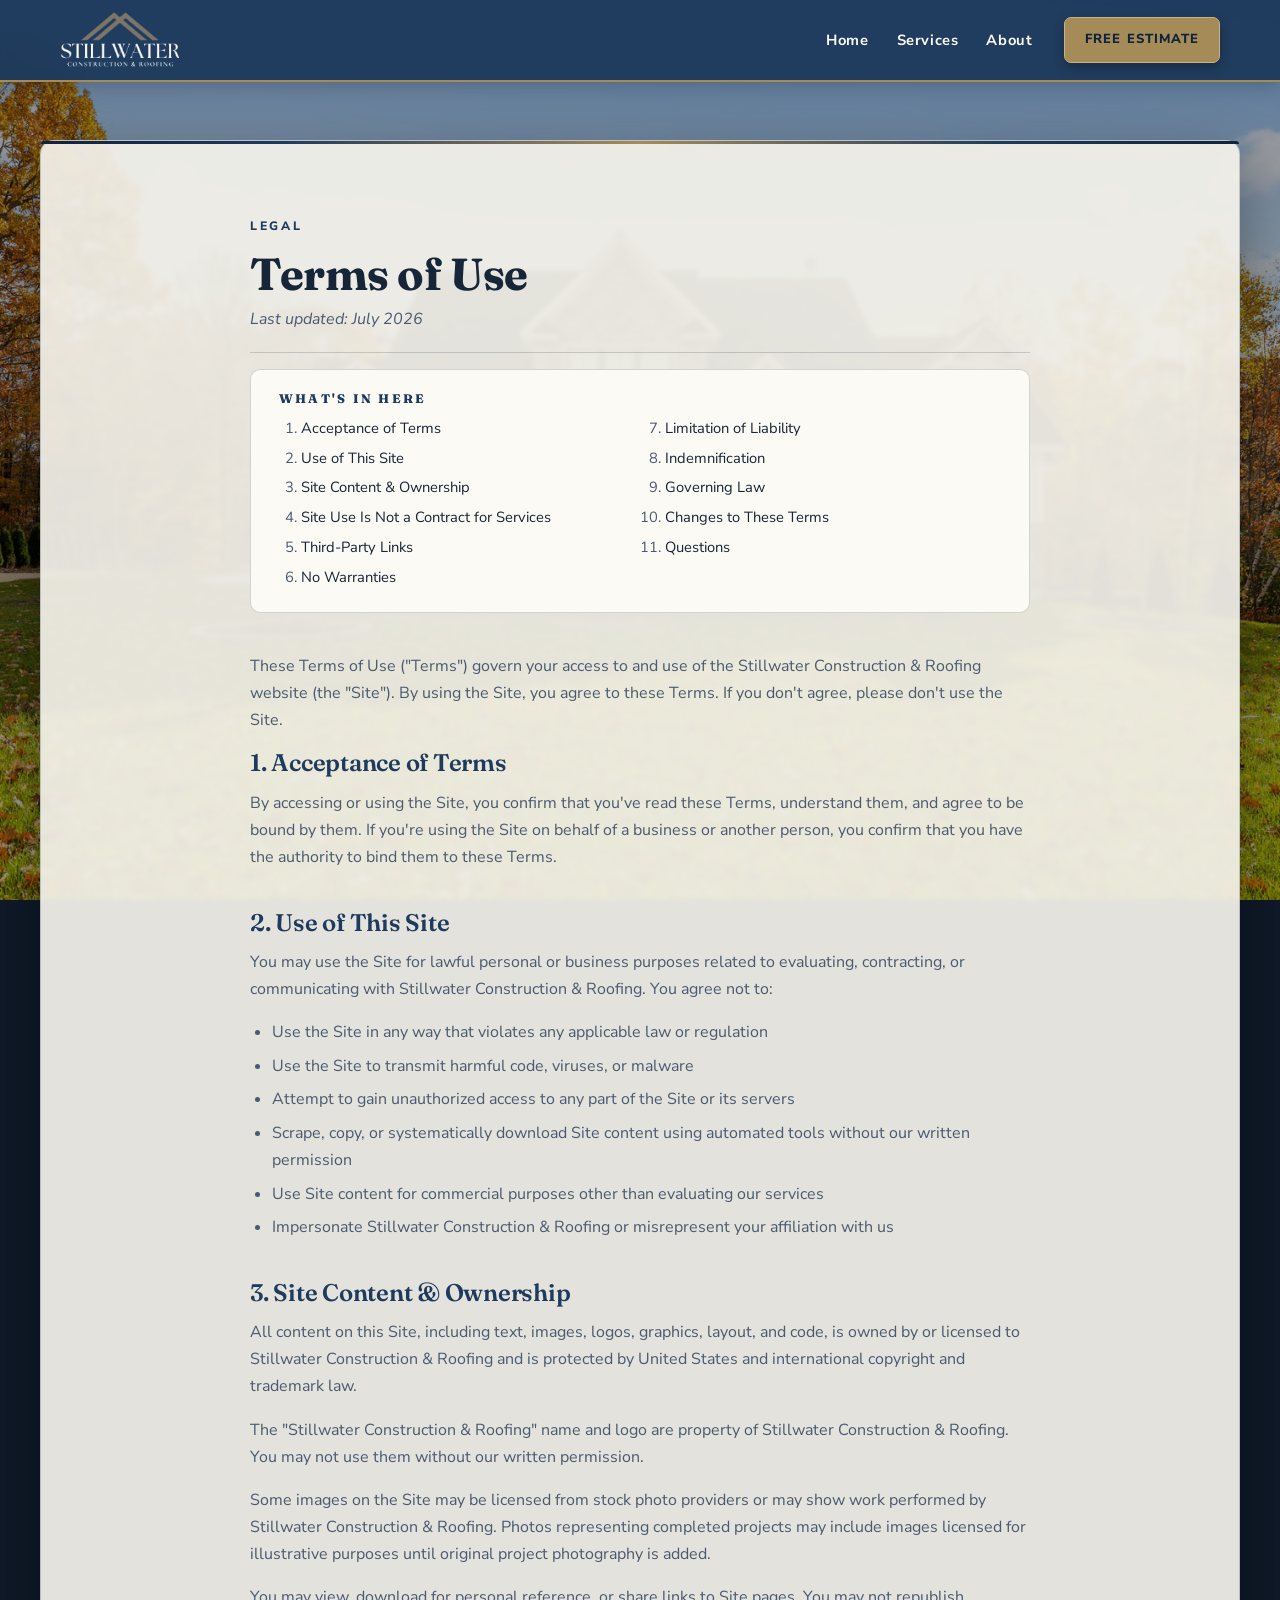
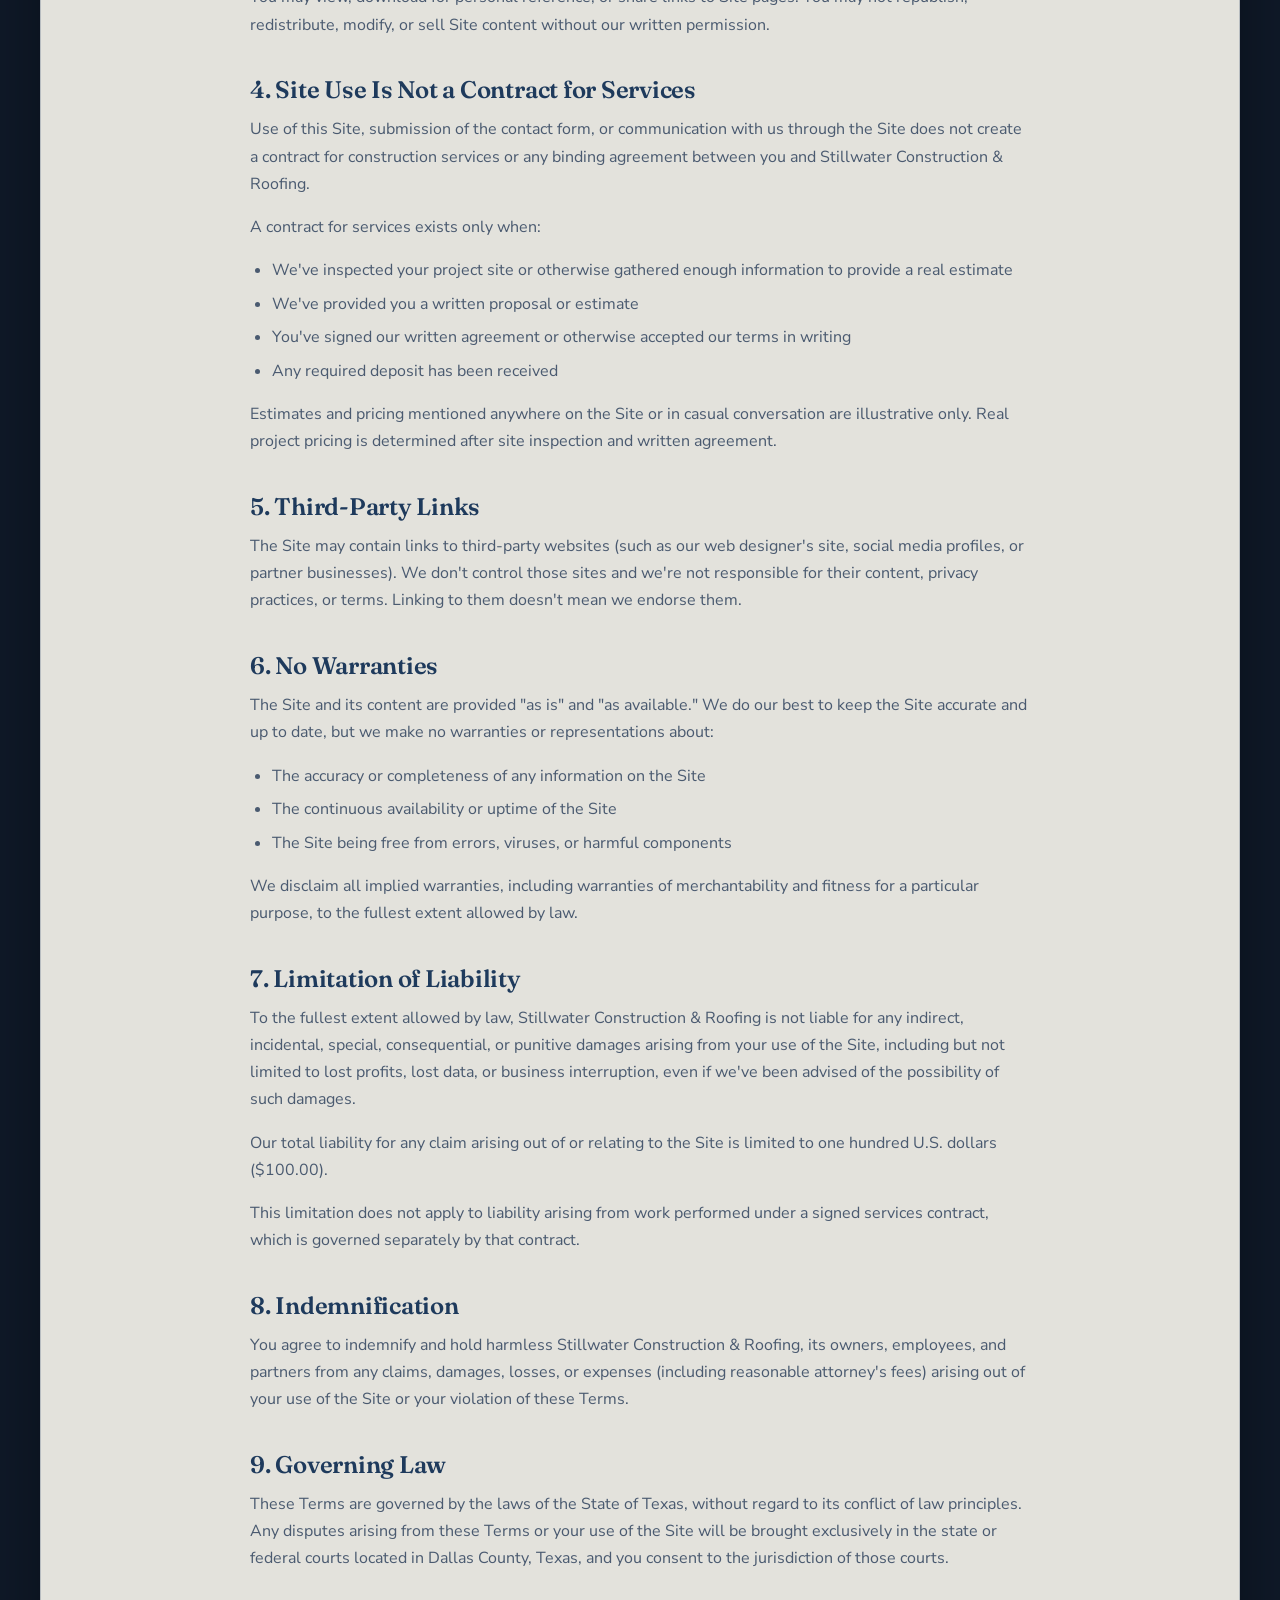
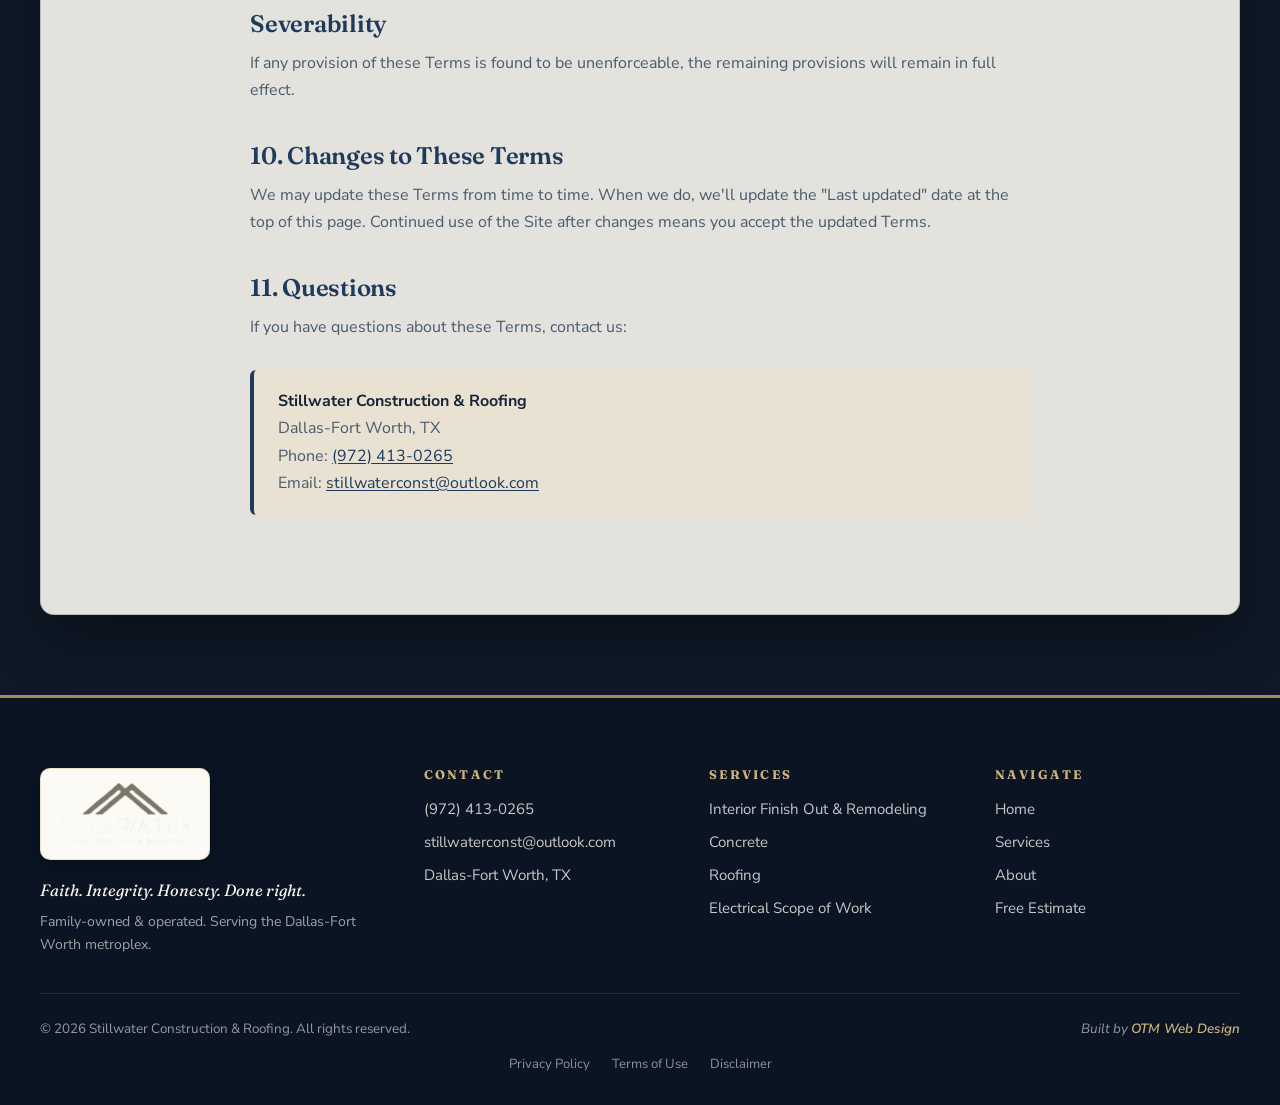
<file: terms.html>
<!DOCTYPE html>
<html lang="en">
<head>
  <meta charset="UTF-8" />
  <meta name="viewport" content="width=device-width, initial-scale=1.0" />
  <title>Terms of Use | Stillwater Construction &amp; Roofing</title>
  <meta name="description" content="Terms of use for the Stillwater Construction &amp; Roofing website." />
  <link rel="icon" type="image/png" href="assets/favicon.png" />
  <link rel="preconnect" href="https://fonts.googleapis.com" />
  <link rel="preconnect" href="https://fonts.gstatic.com" crossorigin />
  <link href="https://fonts.googleapis.com/css2?family=Fraunces:opsz,wght@9..144,400;9..144,500;9..144,600;9..144,700&family=Nunito+Sans:wght@400;600;700;800&display=swap" rel="stylesheet" />
  <link rel="stylesheet" href="styles.css" />
</head>
<body data-page="terms">

  <!-- NAV -->
  <nav class="nav">
    <div class="nav-inner">
      <a href="index.html" class="nav-logo-link" aria-label="Stillwater Construction &amp; Roofing Home">
        <img src="assets/logo.png" alt="Stillwater Construction &amp; Roofing" class="nav-logo" />
      </a>
      <ul class="nav-links">
        <li><a href="index.html">Home</a></li>
        <li><a href="services.html">Services</a></li>
        <li><a href="about.html">About</a></li>
      </ul>
      <a href="contact.html" class="nav-cta">Free Estimate</a>
      <button class="hamburger" aria-label="Open menu">
        <span></span><span></span><span></span>
      </button>
    </div>
  </nav>

  <section class="section section-legal">
    <div class="container">
      <div class="legal-block">
        <div class="eyebrow">Legal</div>
        <h1>Terms of Use</h1>
        <p class="legal-meta">Last updated: July 2026</p>

        <div class="legal-toc">
          <h3>What's in here</h3>
          <ol>
            <li><a href="#acceptance">Acceptance of Terms</a></li>
            <li><a href="#use-of-site">Use of This Site</a></li>
            <li><a href="#site-content">Site Content &amp; Ownership</a></li>
            <li><a href="#not-a-contract">Site Use Is Not a Contract for Services</a></li>
            <li><a href="#third-party">Third-Party Links</a></li>
            <li><a href="#warranties">No Warranties</a></li>
            <li><a href="#liability">Limitation of Liability</a></li>
            <li><a href="#indemnification">Indemnification</a></li>
            <li><a href="#governing-law">Governing Law</a></li>
            <li><a href="#changes">Changes to These Terms</a></li>
            <li><a href="#contact">Questions</a></li>
          </ol>
        </div>

        <p>These Terms of Use ("Terms") govern your access to and use of the Stillwater Construction &amp; Roofing website (the "Site"). By using the Site, you agree to these Terms. If you don't agree, please don't use the Site.</p>

        <h2 id="acceptance">1. Acceptance of Terms</h2>

        <p>By accessing or using the Site, you confirm that you've read these Terms, understand them, and agree to be bound by them. If you're using the Site on behalf of a business or another person, you confirm that you have the authority to bind them to these Terms.</p>

        <h2 id="use-of-site">2. Use of This Site</h2>

        <p>You may use the Site for lawful personal or business purposes related to evaluating, contracting, or communicating with Stillwater Construction &amp; Roofing. You agree not to:</p>
        <ul>
          <li>Use the Site in any way that violates any applicable law or regulation</li>
          <li>Use the Site to transmit harmful code, viruses, or malware</li>
          <li>Attempt to gain unauthorized access to any part of the Site or its servers</li>
          <li>Scrape, copy, or systematically download Site content using automated tools without our written permission</li>
          <li>Use Site content for commercial purposes other than evaluating our services</li>
          <li>Impersonate Stillwater Construction &amp; Roofing or misrepresent your affiliation with us</li>
        </ul>

        <h2 id="site-content">3. Site Content &amp; Ownership</h2>

        <p>All content on this Site, including text, images, logos, graphics, layout, and code, is owned by or licensed to Stillwater Construction &amp; Roofing and is protected by United States and international copyright and trademark law.</p>

        <p>The "Stillwater Construction &amp; Roofing" name and logo are property of Stillwater Construction &amp; Roofing. You may not use them without our written permission.</p>

        <p>Some images on the Site may be licensed from stock photo providers or may show work performed by Stillwater Construction &amp; Roofing. Photos representing completed projects may include images licensed for illustrative purposes until original project photography is added.</p>

        <p>You may view, download for personal reference, or share links to Site pages. You may not republish, redistribute, modify, or sell Site content without our written permission.</p>

        <h2 id="not-a-contract">4. Site Use Is Not a Contract for Services</h2>

        <p>Use of this Site, submission of the contact form, or communication with us through the Site does not create a contract for construction services or any binding agreement between you and Stillwater Construction &amp; Roofing.</p>

        <p>A contract for services exists only when:</p>
        <ul>
          <li>We've inspected your project site or otherwise gathered enough information to provide a real estimate</li>
          <li>We've provided you a written proposal or estimate</li>
          <li>You've signed our written agreement or otherwise accepted our terms in writing</li>
          <li>Any required deposit has been received</li>
        </ul>

        <p>Estimates and pricing mentioned anywhere on the Site or in casual conversation are illustrative only. Real project pricing is determined after site inspection and written agreement.</p>

        <h2 id="third-party">5. Third-Party Links</h2>

        <p>The Site may contain links to third-party websites (such as our web designer's site, social media profiles, or partner businesses). We don't control those sites and we're not responsible for their content, privacy practices, or terms. Linking to them doesn't mean we endorse them.</p>

        <h2 id="warranties">6. No Warranties</h2>

        <p>The Site and its content are provided "as is" and "as available." We do our best to keep the Site accurate and up to date, but we make no warranties or representations about:</p>
        <ul>
          <li>The accuracy or completeness of any information on the Site</li>
          <li>The continuous availability or uptime of the Site</li>
          <li>The Site being free from errors, viruses, or harmful components</li>
        </ul>

        <p>We disclaim all implied warranties, including warranties of merchantability and fitness for a particular purpose, to the fullest extent allowed by law.</p>

        <h2 id="liability">7. Limitation of Liability</h2>

        <p>To the fullest extent allowed by law, Stillwater Construction &amp; Roofing is not liable for any indirect, incidental, special, consequential, or punitive damages arising from your use of the Site, including but not limited to lost profits, lost data, or business interruption, even if we've been advised of the possibility of such damages.</p>

        <p>Our total liability for any claim arising out of or relating to the Site is limited to one hundred U.S. dollars ($100.00).</p>

        <p>This limitation does not apply to liability arising from work performed under a signed services contract, which is governed separately by that contract.</p>

        <h2 id="indemnification">8. Indemnification</h2>

        <p>You agree to indemnify and hold harmless Stillwater Construction &amp; Roofing, its owners, employees, and partners from any claims, damages, losses, or expenses (including reasonable attorney's fees) arising out of your use of the Site or your violation of these Terms.</p>

        <h2 id="governing-law">9. Governing Law</h2>

        <p>These Terms are governed by the laws of the State of Texas, without regard to its conflict of law principles. Any disputes arising from these Terms or your use of the Site will be brought exclusively in the state or federal courts located in Dallas County, Texas, and you consent to the jurisdiction of those courts.</p>

        <h2 id="severability">Severability</h2>

        <p>If any provision of these Terms is found to be unenforceable, the remaining provisions will remain in full effect.</p>

        <h2 id="changes">10. Changes to These Terms</h2>

        <p>We may update these Terms from time to time. When we do, we'll update the "Last updated" date at the top of this page. Continued use of the Site after changes means you accept the updated Terms.</p>

        <h2 id="contact">11. Questions</h2>

        <p>If you have questions about these Terms, contact us:</p>

        <div class="legal-callout">
          <p><strong>Stillwater Construction &amp; Roofing</strong><br/>
          Dallas-Fort Worth, TX<br/>
          Phone: <a href="tel:9724130265">(972) 413-0265</a><br/>
          Email: <a href="mailto:stillwaterconst@outlook.com">stillwaterconst@outlook.com</a></p>
        </div>
      </div>
    </div>
  </section>

  <!-- FOOTER -->
  <footer class="section section-footer">
    <div class="container-darkest">
      <div class="footer-grid">
        <div class="footer-col footer-brand">
          <img src="assets/logo.png" alt="Stillwater Construction &amp; Roofing" class="footer-logo" />
          <p class="footer-tag">Faith. Integrity. Honesty. Done right.</p>
          <p class="footer-meta">Family-owned &amp; operated. Serving the Dallas-Fort Worth metroplex.</p>
        </div>
        <div class="footer-col">
          <h4>Contact</h4>
          <a href="tel:9724130265">(972) 413-0265</a>
          <a href="mailto:stillwaterconst@outlook.com">stillwaterconst@outlook.com</a>
          <span>Dallas-Fort Worth, TX</span>
        </div>
        <div class="footer-col">
          <h4>Services</h4>
          <a href="services.html">Interior Finish Out &amp; Remodeling</a>
          <a href="services.html">Concrete</a>
          <a href="services.html">Roofing</a>
          <a href="services.html">Electrical Scope of Work</a>
        </div>
        <div class="footer-col">
          <h4>Navigate</h4>
          <a href="index.html">Home</a>
          <a href="services.html">Services</a>
          <a href="about.html">About</a>
          <a href="contact.html">Free Estimate</a>
        </div>
      </div>
      <div class="footer-bottom">
        <span>&copy; <span id="year"></span> Stillwater Construction &amp; Roofing. All rights reserved.</span>
        <span class="footer-credit">Built by <a href="https://otm-designs.com" target="_blank" rel="noopener">OTM Web Design</a></span>
      </div>
      <div class="footer-legal-links">
        <a href="privacy-policy.html">Privacy Policy</a>
        <a href="terms.html">Terms of Use</a>
        <a href="disclaimer.html">Disclaimer</a>
      </div>
    </div>
  </footer>

  <script src="script.js"></script>
</body>
</html>
</file>
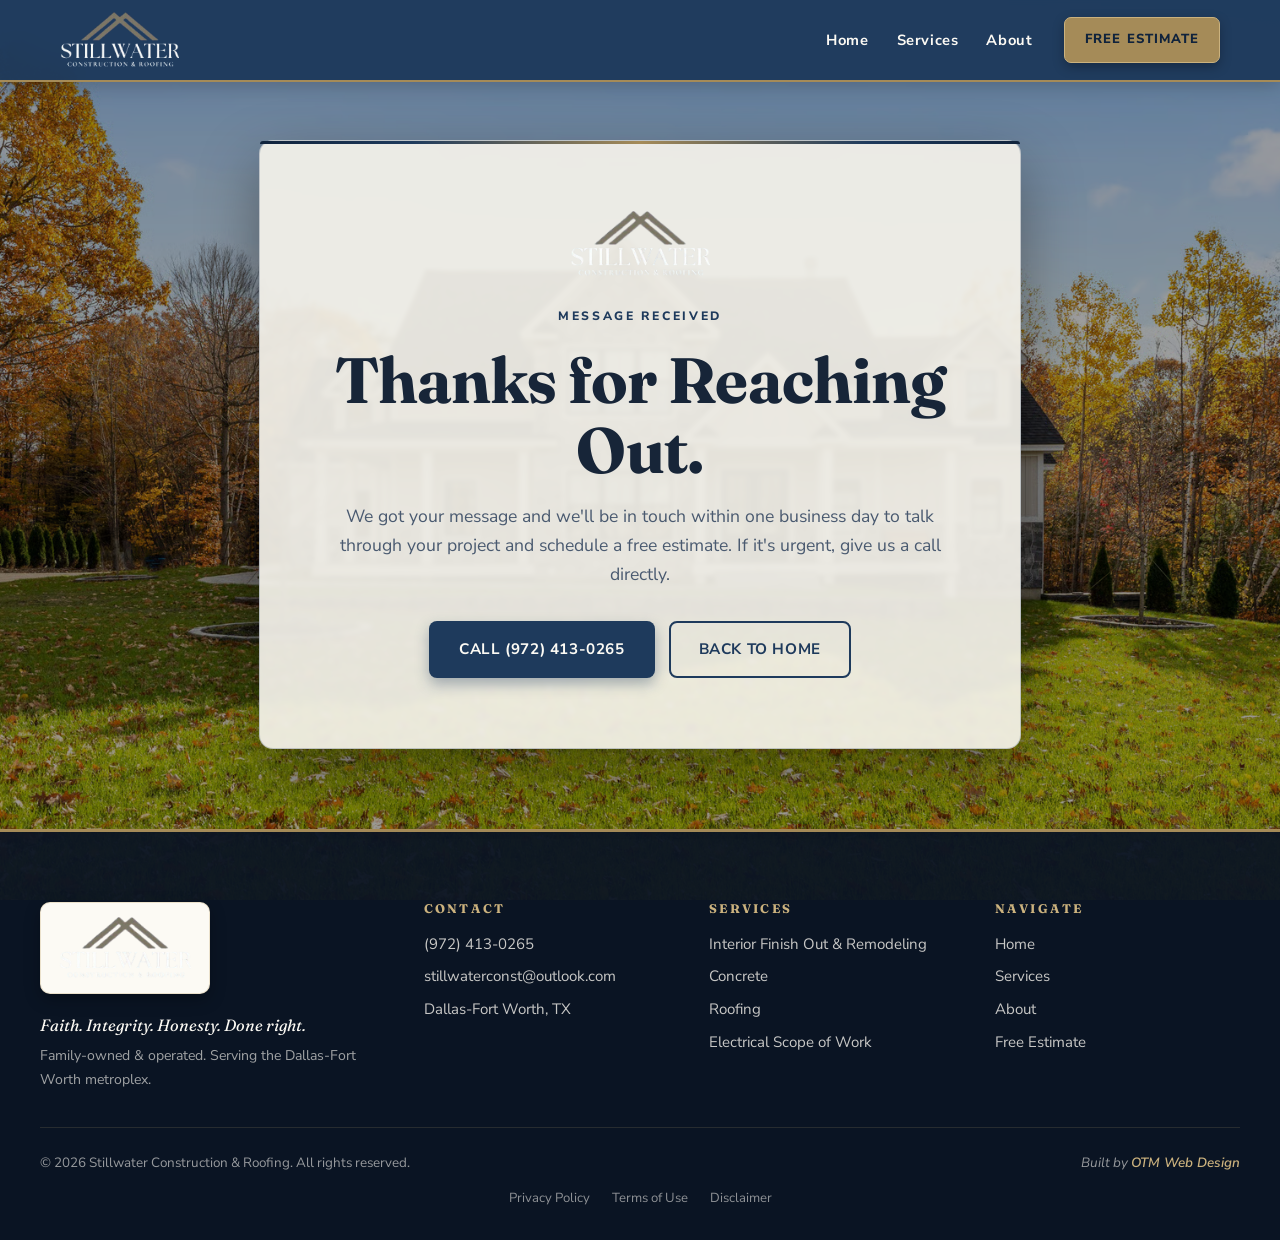
<file: thank-you.html>
<!DOCTYPE html>
<html lang="en">
<head>
  <meta charset="UTF-8" />
  <meta name="viewport" content="width=device-width, initial-scale=1.0" />
  <title>Thank You | Stillwater Construction &amp; Roofing</title>
  <meta name="description" content="Thanks for reaching out to Stillwater Construction &amp; Roofing. We'll be in touch soon." />
  <meta name="robots" content="noindex" />
  <link rel="icon" type="image/png" href="assets/favicon.png" />
  <link rel="preconnect" href="https://fonts.googleapis.com" />
  <link rel="preconnect" href="https://fonts.gstatic.com" crossorigin />
  <link href="https://fonts.googleapis.com/css2?family=Fraunces:opsz,wght@9..144,400;9..144,500;9..144,600;9..144,700&family=Nunito+Sans:wght@400;600;700;800&display=swap" rel="stylesheet" />
  <link rel="stylesheet" href="styles.css" />
</head>
<body data-page="thank-you">

  <!-- NAV -->
  <nav class="nav">
    <div class="nav-inner">
      <a href="index.html" class="nav-logo-link" aria-label="Stillwater Construction &amp; Roofing Home">
        <img src="assets/logo.png" alt="Stillwater Construction &amp; Roofing" class="nav-logo" />
      </a>
      <ul class="nav-links">
        <li><a href="index.html">Home</a></li>
        <li><a href="services.html">Services</a></li>
        <li><a href="about.html">About</a></li>
      </ul>
      <a href="contact.html" class="nav-cta">Free Estimate</a>
      <button class="hamburger" aria-label="Open menu">
        <span></span><span></span><span></span>
      </button>
    </div>
  </nav>

  <!-- THANK YOU CONTENT -->
  <section class="section section-thanks">
    <div class="container">
      <div class="thanks-block">
        <img src="assets/logo.png" alt="Stillwater Construction &amp; Roofing" class="thanks-logo" />
        <div class="eyebrow">Message Received</div>
        <h1>Thanks for Reaching Out.</h1>
        <p>We got your message and we'll be in touch within one business day to talk through your project and schedule a free estimate. If it's urgent, give us a call directly.</p>
        <div class="thanks-cta">
          <a href="tel:9724130265" class="btn btn-primary">Call (972) 413-0265</a>
          <a href="index.html" class="btn btn-outline-dark">Back to Home</a>
        </div>
      </div>
    </div>
  </section>

  <!-- FOOTER -->
  <footer class="section section-footer">
    <div class="container-darkest">
      <div class="footer-grid">
        <div class="footer-col footer-brand">
          <img src="assets/logo.png" alt="Stillwater Construction &amp; Roofing" class="footer-logo" />
          <p class="footer-tag">Faith. Integrity. Honesty. Done right.</p>
          <p class="footer-meta">Family-owned &amp; operated. Serving the Dallas-Fort Worth metroplex.</p>
        </div>
        <div class="footer-col">
          <h4>Contact</h4>
          <a href="tel:9724130265">(972) 413-0265</a>
          <a href="mailto:stillwaterconst@outlook.com">stillwaterconst@outlook.com</a>
          <span>Dallas-Fort Worth, TX</span>
        </div>
        <div class="footer-col">
          <h4>Services</h4>
          <a href="services.html">Interior Finish Out &amp; Remodeling</a>
          <a href="services.html">Concrete</a>
          <a href="services.html">Roofing</a>
          <a href="services.html">Electrical Scope of Work</a>
        </div>
        <div class="footer-col">
          <h4>Navigate</h4>
          <a href="index.html">Home</a>
          <a href="services.html">Services</a>
          <a href="about.html">About</a>
          <a href="contact.html">Free Estimate</a>
        </div>
      </div>
      <div class="footer-bottom">
        <span>&copy; <span id="year"></span> Stillwater Construction &amp; Roofing. All rights reserved.</span>
        <span class="footer-credit">Built by <a href="https://otm-designs.com" target="_blank" rel="noopener">OTM Web Design</a></span>
      </div>
      <div class="footer-legal-links">
        <a href="privacy-policy.html">Privacy Policy</a>
        <a href="terms.html">Terms of Use</a>
        <a href="disclaimer.html">Disclaimer</a>
      </div>
    </div>
  </footer>

  <script src="script.js"></script>
</body>
</html>
</file>
<file: styles.css>
/* =========================================================
   STILLWATER CONSTRUCTION & ROOFING
   Ivory floating frames over a locked dark navy background
   Multi-page build: home, services, about, contact, thank-you
   ========================================================= */

/* ---------- RESET ---------- */
*, *::before, *::after { box-sizing: border-box; }
html { scroll-behavior: smooth; }
body, h1, h2, h3, h4, p, ul, figure { margin: 0; padding: 0; }
ul { list-style: none; }
a { color: inherit; text-decoration: none; }
img { max-width: 100%; display: block; }
button { font: inherit; cursor: pointer; border: none; background: none; }

/* ---------- VARIABLES ---------- */
:root {
  /* ivory frame palette */
  --ivory: rgba(246, 243, 236, 0.92);
  --ivory-solid: #f6f3ec;
  --ivory-light: #fcfaf4;
  --ivory-deep: #e9e2d2;

  /* emphasis frames (deep navy) */
  --navy-frame: rgba(18, 32, 51, 0.93);
  --navy-frame-solid: #122033;
  --navy-deepest: rgba(11, 21, 35, 0.95);

  /* text */
  --ink: #172538;
  --ink-muted: #4a5a70;
  --ink-faint: rgba(23, 37, 56, 0.55);

  /* brand navy (matched to logo field) */
  --navy: #1e3a5c;
  --navy-mid: #2c507c;
  --navy-dark: #10233c;

  /* brand gold (matched to logo roofline) */
  --gold: #a58b58;
  --gold-pale: #cbb27e;
  --navy-glow: rgba(30, 58, 92, 0.22);

  /* lines */
  --line: rgba(23, 37, 56, 0.18);
  --line-strong: rgba(23, 37, 56, 0.35);
  --line-navy: rgba(30, 58, 92, 0.22);

  /* shadows */
  --shadow-soft: 0 4px 16px rgba(0, 0, 0, 0.18);
  --shadow-lift: 0 18px 44px rgba(0, 0, 0, 0.28);
  --shadow-frame: 0 24px 60px rgba(0, 0, 0, 0.35);
  --shadow-navy: 0 18px 40px rgba(30, 58, 92, 0.28);

  /* layout */
  --max-width: 1240px;
  --gutter: 40px;
  --radius: 14px;
  --radius-sm: 10px;
}

/* ---------- BASE ---------- */
body {
  font-family: 'Nunito Sans', system-ui, sans-serif;
  font-size: 16.5px;
  line-height: 1.65;
  color: var(--ink);
  background: #0f1928;
  overflow-x: hidden;
}

/* locked body background */
body::before {
  content: '';
  position: fixed;
  inset: 0;
  background: url('assets/body-bg.jpg') center/cover no-repeat;
  filter: brightness(0.62);
  z-index: -1;
}

/* ---------- TYPOGRAPHY ---------- */
h1, h2, h3, h4 {
  font-family: 'Fraunces', Georgia, serif;
  font-weight: 600;
  line-height: 1.1;
  color: var(--ink);
  letter-spacing: -0.01em;
}
h1 { font-size: clamp(2.4rem, 5.4vw, 4rem); font-weight: 700; }
h2 { font-size: clamp(1.9rem, 3.8vw, 2.9rem); }
h3 { font-size: 1.25rem; }
h4 { font-size: 0.95rem; font-weight: 700; letter-spacing: 0.04em; text-transform: uppercase; }
p { color: var(--ink-muted); }

.eyebrow {
  display: inline-block;
  font-size: 0.76rem;
  font-weight: 800;
  text-transform: uppercase;
  letter-spacing: 0.22em;
  color: var(--navy);
  margin-bottom: 1.2rem;
}
.eyebrow-light {
  color: var(--gold-pale);
}

/* ---------- BUTTONS ---------- */
.btn {
  display: inline-flex;
  align-items: center;
  justify-content: center;
  padding: 14px 28px;
  border-radius: 8px;
  font-weight: 700;
  font-size: 0.95rem;
  letter-spacing: 0.04em;
  text-transform: uppercase;
  transition: transform 0.18s ease, box-shadow 0.18s ease, background 0.18s ease, color 0.18s ease, border-color 0.18s ease;
  cursor: pointer;
  border: 2px solid transparent;
}
.btn-primary {
  background: var(--navy);
  color: var(--ivory-light);
  box-shadow: 0 6px 14px rgba(30, 58, 92, 0.35);
}
.btn-primary:hover {
  background: var(--navy-mid);
  transform: translateY(-2px);
  box-shadow: 0 10px 22px rgba(30, 58, 92, 0.45);
}
.btn-ghost {
  background: var(--ivory-light);
  color: var(--navy);
  border-color: var(--ivory-light);
  box-shadow: 0 6px 14px rgba(0, 0, 0, 0.25);
}
.btn-ghost:hover {
  background: var(--ivory-solid);
  border-color: var(--ivory-solid);
  transform: translateY(-2px);
  box-shadow: 0 10px 22px rgba(0, 0, 0, 0.32);
}
.btn-outline {
  background: transparent;
  color: var(--ivory-light);
  border-color: var(--gold-pale);
}
.btn-outline:hover {
  background: var(--gold-pale);
  color: var(--ink);
}
.btn-outline-dark {
  background: transparent;
  color: var(--navy);
  border-color: var(--navy);
}
.btn-outline-dark:hover {
  background: var(--navy);
  color: var(--ivory-light);
  transform: translateY(-2px);
}
.btn-full { width: 100%; }

/* ---------- LAYOUT / FRAMES ---------- */
.section {
  padding: 80px var(--gutter);
}
.container {
  position: relative;
  max-width: var(--max-width);
  margin: 0 auto;
  background: var(--ivory);
  border-radius: var(--radius);
  padding: 70px 60px;
  box-shadow: var(--shadow-frame);
  border: 1px solid var(--line-navy);
  backdrop-filter: blur(2px);
}
/* premium navy-gold top accent for every frame */
.container::before {
  content: '';
  position: absolute;
  top: 0;
  left: 0;
  right: 0;
  height: 3px;
  background: linear-gradient(90deg,
    var(--navy-dark) 0%,
    var(--navy) 20%,
    var(--gold) 50%,
    var(--navy) 80%,
    var(--navy-dark) 100%);
  border-radius: var(--radius) var(--radius) 0 0;
  z-index: 1;
}
.container-deep {
  background: var(--navy-frame);
  color: var(--ivory-light);
  border-color: rgba(0, 0, 0, 0.3);
}
.container-deep h2, .container-deep h3 { color: var(--ivory-light); }
.container-deep p { color: rgba(252, 250, 244, 0.82); }

.container-darkest {
  background: var(--navy-deepest);
  color: var(--ivory-light);
}

/* ---------- HERO TRANSITION DIVIDER ---------- */
/* Premium navy seam between hero and first content section on sub-pages */
.hero-divider {
  position: relative;
  height: 12px;
  background: linear-gradient(180deg,
    var(--gold) 0%,
    var(--navy) 35%,
    var(--navy) 65%,
    var(--navy-dark) 100%);
  box-shadow:
    inset 0 1px 0 rgba(203, 178, 126, 0.5),
    inset 0 -1px 0 rgba(0, 0, 0, 0.4),
    0 6px 18px rgba(0, 0, 0, 0.35);
  z-index: 3;
}
.hero-divider::after {
  content: '';
  position: absolute;
  left: 50%;
  top: 50%;
  width: 80px;
  height: 2px;
  background: var(--gold-pale);
  transform: translate(-50%, -50%);
  opacity: 0.55;
  border-radius: 1px;
}

/* ---------- NAV ---------- */
.nav {
  position: fixed;
  top: 0; left: 0; right: 0;
  z-index: 100;
  background: rgba(30, 58, 92, 0.97);
  backdrop-filter: blur(14px);
  -webkit-backdrop-filter: blur(14px);
  border-bottom: 2px solid var(--gold);
  box-shadow: 0 4px 18px rgba(0, 0, 0, 0.18);
}
.nav-inner {
  max-width: var(--max-width);
  margin: 0 auto;
  padding: 12px var(--gutter);
  display: flex;
  align-items: center;
  gap: 32px;
}
.nav-logo-link {
  display: flex;
  align-items: center;
  line-height: 0;
}
.nav-logo {
  height: 56px;
  width: auto;
  display: block;
  transition: transform 0.18s ease;
}
.nav-logo-link:hover .nav-logo {
  transform: scale(1.03);
}

.nav-links {
  display: flex;
  gap: 28px;
  margin-left: auto;
}
.nav-links a {
  color: var(--ivory-light);
  font-weight: 700;
  font-size: 0.92rem;
  letter-spacing: 0.04em;
  transition: color 0.18s ease;
  position: relative;
  padding: 4px 0;
}
.nav-links a:hover { color: var(--gold-pale); }
.nav-links a.is-active {
  color: var(--gold-pale);
}
.nav-links a.is-active::after {
  content: '';
  position: absolute;
  left: 0; right: 0;
  bottom: -4px;
  height: 2px;
  background: var(--gold);
  border-radius: 2px;
}

.nav-cta {
  background: var(--gold);
  color: var(--navy-dark);
  padding: 11px 20px;
  border-radius: 7px;
  font-weight: 800;
  font-size: 0.82rem;
  letter-spacing: 0.08em;
  text-transform: uppercase;
  transition: background 0.18s ease, transform 0.18s ease, box-shadow 0.18s ease;
  border: 1px solid var(--gold-pale);
  box-shadow: 0 4px 12px rgba(0, 0, 0, 0.28);
}
.nav-cta:hover {
  background: var(--gold-pale);
  transform: translateY(-1px);
  box-shadow: 0 6px 16px rgba(0, 0, 0, 0.35);
}

.hamburger {
  display: none;
  width: 32px;
  height: 32px;
  flex-direction: column;
  justify-content: center;
  gap: 5px;
  margin-left: auto;
}
.hamburger span {
  display: block;
  width: 24px;
  height: 2px;
  background: var(--ivory-light);
  margin: 0 auto;
  transition: transform 0.2s ease, opacity 0.2s ease;
}
.hamburger.is-open span:nth-child(1) { transform: translateY(7px) rotate(45deg); }
.hamburger.is-open span:nth-child(2) { opacity: 0; }
.hamburger.is-open span:nth-child(3) { transform: translateY(-7px) rotate(-45deg); }

/* ---------- HERO (full-bleed exception) ---------- */
.hero {
  position: relative;
  min-height: 92vh;
  display: flex;
  align-items: center;
  padding: 140px var(--gutter) 80px;
  overflow: hidden;
}
.hero-sub-page {
  min-height: 60vh;
  padding: 160px var(--gutter) 80px;
}
.hero-bg {
  position: absolute;
  inset: 0;
  background-size: cover;
  background-position: center;
  z-index: 0;
}
.hero-overlay {
  position: absolute;
  inset: 0;
  background: linear-gradient(
    105deg,
    rgba(10, 19, 32, 0.88) 0%,
    rgba(10, 19, 32, 0.62) 45%,
    rgba(10, 19, 32, 0.35) 100%
  );
  z-index: 1;
}
.hero-content {
  position: relative;
  z-index: 2;
  max-width: 720px;
  width: 100%;
  margin: 0 auto;
  align-self: center;
}
.hero-content-narrow {
  max-width: 680px;
}
.hero-eyebrow {
  display: inline-block;
  font-size: 0.78rem;
  font-weight: 800;
  letter-spacing: 0.22em;
  text-transform: uppercase;
  color: var(--gold-pale);
  margin-bottom: 1.5rem;
  padding: 6px 14px;
  background: rgba(30, 58, 92, 0.35);
  border: 1px solid rgba(203, 178, 126, 0.4);
  border-radius: 4px;
}
.hero-title {
  color: var(--ivory-light);
  margin-bottom: 1.3rem;
  text-shadow: 0 4px 24px rgba(0, 0, 0, 0.5);
}
.hero-title-sub {
  font-size: clamp(2.2rem, 4.8vw, 3.5rem);
}
.hero-title em {
  font-style: italic;
  color: var(--gold-pale);
  font-weight: 500;
}
.hero-sub {
  color: rgba(252, 250, 244, 0.88);
  font-size: 1.15rem;
  line-height: 1.55;
  max-width: 580px;
  margin-bottom: 2.2rem;
}
.hero-ctas {
  display: flex;
  gap: 14px;
  flex-wrap: wrap;
}

/* ---------- MARQUEE (FULL-BLEED) ---------- */
.section-marquee {
  padding: 0;
  margin-top: -36px;
  position: relative;
  z-index: 3;
}
.section-marquee .container-deep {
  max-width: none;
  margin: 0;
  border-radius: 0;
  box-shadow: 0 6px 18px rgba(0, 0, 0, 0.35);
  border: none;
  border-top: 3px solid var(--gold);
  border-bottom: 3px solid var(--gold);
  padding: 0;
  overflow: hidden;
}
.section-marquee .container-deep::before { display: none; }
.marquee {
  overflow: hidden;
  padding: 18px 0;
  white-space: nowrap;
}
.marquee-track {
  display: inline-flex;
  align-items: center;
  gap: 28px;
  animation: marquee-scroll 38s linear infinite;
}
.marquee-item {
  font-family: 'Fraunces', serif;
  font-weight: 500;
  color: var(--ivory-light);
  font-size: 1rem;
  letter-spacing: 0.06em;
  text-transform: uppercase;
  flex-shrink: 0;
}
.marquee-dot {
  color: var(--gold-pale);
  font-size: 1.4rem;
  flex-shrink: 0;
}
@keyframes marquee-scroll {
  from { transform: translateX(0); }
  to { transform: translateX(-50%); }
}
.marquee:hover .marquee-track { animation-play-state: paused; }
@media (prefers-reduced-motion: reduce) {
  .marquee-track { animation: none; }
}

/* ---------- SECTION HEADS ---------- */
.section-head {
  text-align: center;
  max-width: 720px;
  margin: 0 auto 3.2rem;
}
.section-head h2 { margin-bottom: 0.9rem; }
.section-sub {
  font-size: 1.08rem;
  color: var(--ink-muted);
}

/* ---------- INTRO / ABOUT ---------- */
.intro-grid {
  display: grid;
  grid-template-columns: 0.85fr 1.15fr;
  gap: 60px;
  align-items: center;
}
.intro-image {
  position: relative;
  border-radius: var(--radius-sm);
  overflow: hidden;
  box-shadow: var(--shadow-lift);
  aspect-ratio: 4/5;
  background: var(--ivory-deep);
  border: 1px solid var(--line-navy);
}
.intro-image img {
  width: 100%;
  height: 100%;
  object-fit: cover;
}
.intro-badge {
  position: absolute;
  top: 18px;
  left: 18px;
  background: var(--navy);
  color: var(--ivory-light);
  font-family: 'Fraunces', serif;
  font-style: italic;
  font-weight: 600;
  font-size: 1.05rem;
  padding: 12px 16px;
  border-radius: 6px;
  line-height: 1.1;
  text-align: center;
  box-shadow: 0 6px 14px rgba(0, 0, 0, 0.25);
  border: 1px solid var(--gold);
}
.intro-content h2 { margin-bottom: 1.4rem; }
.intro-content p { margin-bottom: 1rem; font-size: 1.04rem; }
.intro-meta {
  font-style: italic;
  color: var(--navy);
  font-family: 'Fraunces', serif;
  margin-top: 1.4rem !important;
  padding-top: 1.4rem;
  border-top: 1px solid var(--line-navy);
  font-size: 1.08rem !important;
}
.intro-cta {
  margin-top: 1.5rem;
}

/* ---------- SERVICES GRID (premium hover) ---------- */
.services-grid {
  display: grid;
  grid-template-columns: repeat(3, 1fr);
  gap: 24px;
}
.service-card {
  position: relative;
  background: var(--ivory-light);
  border: 1px solid var(--line);
  border-radius: var(--radius-sm);
  padding: 32px 28px;
  overflow: hidden;
  transition: transform 0.25s cubic-bezier(0.4, 0, 0.2, 1),
              box-shadow 0.25s ease,
              border-color 0.25s ease,
              background 0.25s ease;
}
/* animated top accent on hover */
.service-card::before {
  content: '';
  position: absolute;
  top: 0;
  left: 0;
  right: 0;
  height: 3px;
  background: linear-gradient(90deg, var(--navy), var(--gold), var(--navy));
  transform: scaleX(0);
  transform-origin: left center;
  transition: transform 0.45s cubic-bezier(0.65, 0, 0.35, 1);
  z-index: 1;
}
/* soft navy glow corner */
.service-card::after {
  content: '';
  position: absolute;
  top: -40%;
  right: -40%;
  width: 200px;
  height: 200px;
  background: radial-gradient(circle, var(--navy-glow) 0%, transparent 70%);
  opacity: 0;
  transition: opacity 0.35s ease;
  pointer-events: none;
}
.service-card:hover {
  transform: translateY(-6px);
  box-shadow: var(--shadow-navy);
  border-color: var(--navy);
  background: #fdfbf3;
}
.service-card:hover::before {
  transform: scaleX(1);
}
.service-card:hover::after {
  opacity: 1;
}
.service-card:hover .service-icon {
  background: var(--navy-mid);
  transform: rotate(-6deg) scale(1.05);
}
.service-icon {
  display: inline-flex;
  align-items: center;
  justify-content: center;
  width: 52px;
  height: 52px;
  background: var(--navy);
  color: var(--ivory-light);
  border-radius: 10px;
  margin-bottom: 1.2rem;
  transition: background 0.25s ease, transform 0.35s cubic-bezier(0.4, 0, 0.2, 1);
  position: relative;
  z-index: 2;
}
.service-icon svg { width: 26px; height: 26px; }
.service-card h3 {
  font-size: 1.2rem;
  margin-bottom: 0.55rem;
  position: relative;
  z-index: 2;
}
.service-card p {
  font-size: 0.94rem;
  line-height: 1.55;
  position: relative;
  z-index: 2;
}

.services-cta {
  text-align: center;
  margin-top: 2.6rem;
}
/* 4-card variant: 2x2 so no orphan card at any width */
.services-grid-4 {
  grid-template-columns: repeat(2, 1fr);
}

/* image-topped service card (home page) */
.service-card-img {
  padding: 0;
  display: flex;
  flex-direction: column;
}
.service-card-image {
  aspect-ratio: 16/9;
  overflow: hidden;
  background: var(--ivory-deep);
  border-bottom: 1px solid var(--line);
}
.service-card-image img {
  width: 100%;
  height: 100%;
  object-fit: cover;
  transition: transform 0.55s cubic-bezier(0.4, 0, 0.2, 1);
}
.service-card-img:hover .service-card-image img {
  transform: scale(1.06);
}
.service-card-body {
  padding: 0 28px 30px;
  position: relative;
  z-index: 2;
}
.service-card-img .service-icon {
  margin-top: -26px;
  margin-bottom: 1rem;
  box-shadow: 0 6px 14px rgba(0, 0, 0, 0.25);
  border: 2px solid var(--ivory-light);
}

/* ---------- CORE SERVICES (staggered rows with images) ---------- */
.additional-stack {
  display: flex;
  flex-direction: column;
  gap: 32px;
}
.additional-row {
  position: relative;
  display: grid;
  grid-template-columns: 1.05fr 1fr;
  background: var(--ivory-light);
  border: 1px solid var(--line);
  border-radius: var(--radius-sm);
  overflow: hidden;
  box-shadow: var(--shadow-soft);
  min-height: 320px;
  transition: transform 0.25s cubic-bezier(0.4, 0, 0.2, 1),
              box-shadow 0.25s ease,
              border-color 0.25s ease;
}
.additional-row::before {
  content: '';
  position: absolute;
  top: 0;
  left: 0;
  right: 0;
  height: 3px;
  background: linear-gradient(90deg, var(--navy), var(--gold), var(--navy));
  transform: scaleX(0);
  transform-origin: left center;
  transition: transform 0.5s cubic-bezier(0.65, 0, 0.35, 1);
  z-index: 3;
}
.additional-row:hover {
  transform: translateY(-4px);
  box-shadow: var(--shadow-navy);
  border-color: var(--navy);
}
.additional-row:hover::before {
  transform: scaleX(1);
}
.additional-row-reverse {
  grid-template-columns: 1fr 1.05fr;
}
.additional-image {
  position: relative;
  overflow: hidden;
  background: var(--ivory-deep);
}
.additional-image img {
  position: absolute;
  inset: 0;
  width: 100%;
  height: 100%;
  object-fit: cover;
  transition: transform 0.55s cubic-bezier(0.4, 0, 0.2, 1);
}
.additional-row:hover .additional-image img {
  transform: scale(1.05);
}
.additional-row-reverse .additional-image {
  order: 2;
}
.additional-text {
  padding: 38px 42px;
  display: flex;
  flex-direction: column;
  justify-content: center;
  position: relative;
}
.additional-text-tag {
  display: inline-flex;
  align-items: center;
  gap: 10px;
  font-size: 0.72rem;
  font-weight: 800;
  letter-spacing: 0.2em;
  text-transform: uppercase;
  color: var(--navy);
  margin-bottom: 0.7rem;
}
.additional-text-num {
  display: inline-flex;
  align-items: center;
  justify-content: center;
  font-family: 'Fraunces', serif;
  font-style: italic;
  font-weight: 600;
  font-size: 1rem;
  letter-spacing: 0;
  color: var(--ivory-light);
  background: var(--navy);
  width: 28px;
  height: 28px;
  border-radius: 50%;
  text-transform: none;
}
.additional-text h3 {
  font-size: 1.55rem;
  color: var(--ink);
  margin-bottom: 0.7rem;
  line-height: 1.15;
}
.additional-text p {
  font-size: 1rem;
  line-height: 1.6;
}
.additional-list {
  display: grid;
  grid-template-columns: 1fr 1fr;
  gap: 8px 20px;
  margin-top: 1rem;
}
.additional-list li {
  font-size: 0.95rem;
  font-weight: 600;
  color: var(--ink-muted);
  padding-left: 16px;
  position: relative;
  line-height: 1.45;
}
.additional-list li::before {
  content: '';
  position: absolute;
  left: 0;
  top: 0.55em;
  width: 7px;
  height: 7px;
  background: var(--gold);
  border-radius: 50%;
}
.additional-list--single {
  grid-template-columns: 1fr;
}
.additional-text-lead {
  font-size: 0.82rem;
  font-weight: 800;
  letter-spacing: 0.16em;
  text-transform: uppercase;
  color: var(--gold);
  margin-top: 0.9rem;
  display: inline-flex;
  align-items: center;
  gap: 8px;
}
.additional-text-lead::before {
  content: '';
  display: inline-block;
  width: 22px;
  height: 2px;
  background: var(--gold);
}

/* Compact extras row for the commercial card */
.extras-row {
  position: relative;
  display: grid;
  grid-template-columns: 0.9fr 1.1fr;
  background: var(--ivory-light);
  border: 1px solid var(--line);
  border-left: 4px solid var(--navy);
  border-radius: var(--radius-sm);
  overflow: hidden;
  box-shadow: var(--shadow-soft);
  min-height: 220px;
  margin-top: 32px;
  transition: transform 0.25s cubic-bezier(0.4, 0, 0.2, 1),
              box-shadow 0.25s ease;
}
.extras-row:hover {
  transform: translateY(-3px);
  box-shadow: var(--shadow-navy);
}
.extras-image {
  position: relative;
  overflow: hidden;
  background: var(--ivory-deep);
}
.extras-image img {
  position: absolute;
  inset: 0;
  width: 100%;
  height: 100%;
  object-fit: cover;
  transition: transform 0.55s cubic-bezier(0.4, 0, 0.2, 1);
}
.extras-row:hover .extras-image img {
  transform: scale(1.04);
}
.extras-text {
  padding: 30px 36px;
  display: flex;
  flex-direction: column;
  justify-content: center;
}
.extras-text-tag {
  display: inline-block;
  font-size: 0.7rem;
  font-weight: 800;
  letter-spacing: 0.2em;
  text-transform: uppercase;
  color: var(--navy);
  margin-bottom: 0.55rem;
}
.extras-text h3 {
  font-size: 1.3rem;
  color: var(--ink);
  margin-bottom: 0.55rem;
  line-height: 1.2;
}
.extras-text p {
  font-size: 0.95rem;
  line-height: 1.55;
}

/* Closing CTA line for services page */
.services-closing {
  margin-top: 3rem;
  text-align: center;
  padding: 30px 24px;
  border-top: 1px solid var(--line-navy);
}
.services-closing p {
  font-family: 'Fraunces', serif;
  font-style: italic;
  font-size: 1.25rem;
  color: var(--navy);
  margin-bottom: 1.2rem;
  line-height: 1.4;
}

/* ---------- CREDENTIALS GRID (about page, premium hover) ---------- */
.creds-grid {
  display: grid;
  grid-template-columns: repeat(3, 1fr);
  gap: 22px;
}
.cred-card {
  position: relative;
  background: var(--ivory-light);
  border: 1px solid var(--line);
  border-radius: var(--radius-sm);
  padding: 30px 26px;
  overflow: hidden;
  transition: transform 0.25s cubic-bezier(0.4, 0, 0.2, 1),
              box-shadow 0.25s ease,
              border-color 0.25s ease,
              background 0.25s ease;
}
.cred-card::before {
  content: '';
  position: absolute;
  top: 0;
  left: 0;
  right: 0;
  height: 3px;
  background: linear-gradient(90deg, var(--navy), var(--gold), var(--navy));
  transform: scaleX(0);
  transform-origin: left center;
  transition: transform 0.45s cubic-bezier(0.65, 0, 0.35, 1);
  z-index: 1;
}
.cred-card::after {
  content: '';
  position: absolute;
  bottom: -40%;
  left: -30%;
  width: 200px;
  height: 200px;
  background: radial-gradient(circle, var(--navy-glow) 0%, transparent 70%);
  opacity: 0;
  transition: opacity 0.35s ease;
  pointer-events: none;
}
.cred-card:hover {
  transform: translateY(-6px);
  box-shadow: var(--shadow-navy);
  border-color: var(--navy);
  background: #fdfbf3;
}
.cred-card:hover::before {
  transform: scaleX(1);
}
.cred-card:hover::after {
  opacity: 1;
}
.cred-card:hover .cred-icon {
  background: var(--navy-mid);
  transform: scale(1.08);
}
.cred-icon {
  display: inline-flex;
  align-items: center;
  justify-content: center;
  width: 48px;
  height: 48px;
  background: var(--navy);
  color: var(--ivory-light);
  border-radius: 50%;
  margin-bottom: 1.1rem;
  transition: background 0.25s ease, transform 0.35s cubic-bezier(0.4, 0, 0.2, 1);
  position: relative;
  z-index: 2;
}
.cred-icon svg { width: 22px; height: 22px; }
.cred-card h3 {
  font-size: 1.14rem;
  margin-bottom: 0.5rem;
  position: relative;
  z-index: 2;
}
.cred-card p {
  font-size: 0.94rem;
  line-height: 1.5;
  position: relative;
  z-index: 2;
}

/* ---------- PROCESS GRID (services page, premium hover) ---------- */
.process-grid {
  display: grid;
  grid-template-columns: repeat(5, 1fr);
  gap: 18px;
}
.process-card {
  position: relative;
  background: var(--ivory-light);
  border: 1px solid var(--line);
  border-radius: var(--radius-sm);
  padding: 28px 22px;
  overflow: hidden;
  transition: transform 0.25s cubic-bezier(0.4, 0, 0.2, 1),
              box-shadow 0.25s ease,
              border-color 0.25s ease;
}
.process-card::before {
  content: '';
  position: absolute;
  top: 0;
  left: 0;
  right: 0;
  height: 3px;
  background: linear-gradient(90deg, var(--navy), var(--gold), var(--navy));
  transform: scaleX(0);
  transform-origin: left center;
  transition: transform 0.45s cubic-bezier(0.65, 0, 0.35, 1);
  z-index: 1;
}
.process-card:hover {
  transform: translateY(-5px);
  box-shadow: var(--shadow-navy);
  border-color: var(--navy);
}
.process-card:hover::before {
  transform: scaleX(1);
}
.process-card:hover .process-num {
  color: var(--gold);
}
.process-num {
  font-family: 'Fraunces', serif;
  font-size: 2.2rem;
  font-weight: 600;
  color: var(--navy);
  line-height: 1;
  margin-bottom: 0.7rem;
  letter-spacing: -0.02em;
  transition: color 0.25s ease;
}
.process-card h3 {
  font-size: 1.08rem;
  margin-bottom: 0.5rem;
}
.process-card p {
  font-size: 0.9rem;
  line-height: 1.5;
}

/* ---------- RECENT WORK (home page) ---------- */
.work-grid {
  display: grid;
  grid-template-columns: 1fr 1fr;
  gap: 28px;
}
.work-item {
  position: relative;
  margin: 0;
  border-radius: var(--radius-sm);
  overflow: hidden;
  background: var(--ivory-light);
  border: 1px solid var(--line);
  box-shadow: var(--shadow-soft);
  transition: transform 0.25s cubic-bezier(0.4, 0, 0.2, 1),
              box-shadow 0.25s ease,
              border-color 0.25s ease;
}
.work-item::before {
  content: '';
  position: absolute;
  top: 0;
  left: 0;
  right: 0;
  height: 3px;
  background: linear-gradient(90deg, var(--navy), var(--gold), var(--navy));
  transform: scaleX(0);
  transform-origin: left center;
  transition: transform 0.5s cubic-bezier(0.65, 0, 0.35, 1);
  z-index: 3;
}
.work-item:hover {
  transform: translateY(-5px);
  box-shadow: var(--shadow-navy);
  border-color: var(--navy);
}
.work-item:hover::before {
  transform: scaleX(1);
}
.work-image-wrap {
  aspect-ratio: 4/3;
  overflow: hidden;
  background: var(--ivory-deep);
}
.work-image-wrap img {
  width: 100%;
  height: 100%;
  object-fit: cover;
  transition: transform 0.55s cubic-bezier(0.4, 0, 0.2, 1);
}
.work-item:hover .work-image-wrap img {
  transform: scale(1.06);
}
.work-caption {
  padding: 22px 26px 26px;
}
.work-tag {
  display: inline-block;
  font-size: 0.74rem;
  font-weight: 800;
  letter-spacing: 0.18em;
  text-transform: uppercase;
  color: var(--navy);
  margin-bottom: 0.5rem;
}
.work-desc {
  font-size: 0.96rem;
  color: var(--ink-muted);
  line-height: 1.55;
}

/* ---------- GALLERY CAROUSEL (home page, 3-up center stage) ---------- */
.carousel {
  position: relative;
  border-radius: var(--radius-sm);
  overflow: hidden;
  background: transparent;
  padding: 12px 0;
}
.carousel-track {
  display: flex;
  align-items: center;
  will-change: transform;
  transition: transform 0.6s cubic-bezier(0.65, 0, 0.35, 1);
}
.carousel-slide {
  flex: 0 0 auto;
  padding: 0 10px;
  transition: transform 0.5s ease, opacity 0.5s ease;
  opacity: 0.42;
  transform: scale(0.86);
}
.carousel-slide.is-center {
  opacity: 1;
  transform: scale(1);
}
.carousel-slide-inner {
  aspect-ratio: 4 / 3;
  border-radius: var(--radius-sm);
  overflow: hidden;
  background: var(--ivory-deep);
  box-shadow: var(--shadow-lift);
  border: 1px solid var(--line);
}
.carousel-slide.is-center .carousel-slide-inner {
  box-shadow: 0 24px 50px rgba(30, 58, 92, 0.32);
  border-color: var(--navy);
  border-width: 2px;
}
.carousel-slide img {
  width: 100%;
  height: 100%;
  object-fit: cover;
  display: block;
}
.carousel-btn {
  position: absolute;
  top: 50%;
  transform: translateY(-50%);
  width: 48px;
  height: 48px;
  background: rgba(16, 35, 60, 0.85);
  color: var(--ivory-light);
  border: 1px solid rgba(203, 178, 126, 0.4);
  border-radius: 50%;
  display: flex;
  align-items: center;
  justify-content: center;
  transition: background 0.18s ease, transform 0.18s ease, border-color 0.18s ease;
  backdrop-filter: blur(6px);
  z-index: 2;
}
.carousel-btn:hover {
  background: var(--navy);
  border-color: var(--gold-pale);
  transform: translateY(-50%) scale(1.08);
}
.carousel-btn svg { width: 22px; height: 22px; }
.carousel-prev { left: 12px; }
.carousel-next { right: 12px; }
.carousel-dots {
  display: flex;
  gap: 8px;
  padding: 20px 12px 4px;
  justify-content: center;
}
.carousel-dot {
  width: 9px;
  height: 9px;
  border-radius: 50%;
  background: var(--line-strong);
  transition: background 0.18s ease, transform 0.18s ease;
  cursor: pointer;
  border: none;
  padding: 0;
}
.carousel-dot.is-active {
  background: var(--navy);
  transform: scale(1.35);
}

/* ---------- SERVICE AREA (about page) ---------- */
.area-grid {
  display: grid;
  grid-template-columns: 1.2fr 1fr;
  gap: 60px;
  align-items: center;
}
.area-content h2 {
  margin-bottom: 1rem;
}
.area-content p {
  margin-bottom: 1rem;
  font-size: 1.04rem;
}
.area-content .btn {
  margin-top: 0.8rem;
}
.area-list {
  display: grid;
  grid-template-columns: 1fr 1fr;
  gap: 14px 22px;
  padding: 30px 32px;
  background: var(--ivory-light);
  border-radius: var(--radius-sm);
  border: 1px solid var(--line);
  border-left: 4px solid var(--navy);
}
.area-list li {
  font-family: 'Fraunces', serif;
  font-size: 1.05rem;
  font-weight: 500;
  color: var(--ink);
  padding-left: 18px;
  position: relative;
}
.area-list li::before {
  content: '';
  position: absolute;
  left: 0;
  top: 0.65em;
  width: 8px;
  height: 8px;
  background: var(--gold);
  border-radius: 50%;
}

/* ---------- STATS ---------- */
.section-stats .container-deep {
  padding: 50px 60px;
}
.stats-grid {
  display: grid;
  grid-template-columns: repeat(4, 1fr);
  gap: 30px;
}
.stat {
  text-align: center;
  padding: 0 10px;
  border-right: 1px solid rgba(203, 178, 126, 0.18);
}
.stat:last-child { border-right: none; }
.stat-num {
  font-family: 'Fraunces', serif;
  font-size: clamp(2.4rem, 4.4vw, 3.6rem);
  font-weight: 600;
  color: var(--gold-pale);
  line-height: 1;
  margin-bottom: 0.4rem;
  letter-spacing: -0.02em;
}
.stat-label {
  font-size: 0.82rem;
  font-weight: 800;
  letter-spacing: 0.18em;
  text-transform: uppercase;
  color: rgba(252, 250, 244, 0.78);
}

/* ---------- CTA ---------- */
.section-cta { padding-top: 40px; padding-bottom: 40px; }
/* CTA card carries its own background photo under a navy overlay */
.section-cta .container-deep {
  background:
    linear-gradient(105deg, rgba(16, 30, 48, 0.92) 0%, rgba(18, 32, 51, 0.82) 55%, rgba(30, 58, 92, 0.72) 100%),
    url('assets/cta-bg.jpg') center/cover no-repeat;
}
.cta-block {
  text-align: center;
  max-width: 720px;
  margin: 0 auto;
}
.cta-title {
  color: var(--ivory-light);
  margin-bottom: 0.9rem;
}
.cta-sub {
  color: rgba(252, 250, 244, 0.85);
  font-size: 1.08rem;
  margin-bottom: 2rem;
}
.cta-buttons {
  display: flex;
  gap: 14px;
  justify-content: center;
  flex-wrap: wrap;
}

/* ---------- CONTACT ---------- */
.contact-grid {
  display: grid;
  grid-template-columns: 1.4fr 1fr;
  gap: 50px;
}
.contact-form {
  display: flex;
  flex-direction: column;
  gap: 18px;
}
.form-row {
  display: grid;
  grid-template-columns: 1fr 1fr;
  gap: 18px;
}
.form-field { display: flex; flex-direction: column; gap: 6px; }
.form-field label {
  font-size: 0.78rem;
  font-weight: 800;
  letter-spacing: 0.14em;
  text-transform: uppercase;
  color: var(--ink-muted);
}
.form-field input,
.form-field select,
.form-field textarea {
  font: inherit;
  font-size: 1rem;
  padding: 12px 14px;
  border: 1px solid var(--line-strong);
  border-radius: 8px;
  background: var(--ivory-light);
  color: var(--ink);
  transition: border-color 0.18s ease, box-shadow 0.18s ease;
  font-family: 'Nunito Sans', sans-serif;
}
.form-field input:focus,
.form-field select:focus,
.form-field textarea:focus {
  outline: none;
  border-color: var(--navy);
  box-shadow: 0 0 0 3px rgba(30, 58, 92, 0.18);
}
.form-field textarea { resize: vertical; min-height: 140px; }

.contact-sidebar {
  background: var(--navy-frame-solid);
  color: var(--ivory-light);
  border-radius: var(--radius-sm);
  padding: 36px 32px;
  display: flex;
  flex-direction: column;
  gap: 22px;
  border: 1px solid var(--line-navy);
  border-top: 3px solid var(--gold);
}
.contact-block { display: flex; flex-direction: column; gap: 4px; }
.contact-label {
  font-size: 0.72rem;
  font-weight: 800;
  letter-spacing: 0.2em;
  text-transform: uppercase;
  color: var(--gold-pale);
}
.contact-value {
  font-family: 'Fraunces', serif;
  font-size: 1.45rem;
  font-weight: 600;
  color: var(--ivory-light);
  line-height: 1.25;
  transition: color 0.18s ease;
}
a.contact-value:hover { color: var(--gold-pale); }
.contact-value-sm {
  font-family: 'Nunito Sans', sans-serif;
  font-size: 1rem;
  font-weight: 600;
}
.contact-note {
  display: block;
  font-size: 0.84rem;
  font-weight: 400;
  font-style: italic;
  color: rgba(252, 250, 244, 0.68);
  margin-top: 4px;
}
.contact-badge-block {
  margin-top: 8px;
  padding-top: 20px;
  border-top: 1px solid rgba(203, 178, 126, 0.2);
  display: flex;
  flex-wrap: wrap;
  gap: 10px;
}
.insured-badge {
  display: inline-block;
  background: var(--navy);
  color: var(--ivory-light);
  padding: 8px 16px;
  border-radius: 4px;
  font-size: 0.72rem;
  font-weight: 800;
  letter-spacing: 0.2em;
  text-transform: uppercase;
  border: 1px solid var(--gold);
}

/* ---------- LEGAL PAGES (Privacy, Terms, Disclaimer) ---------- */
.section-legal {
  padding-top: 140px;
}
.legal-block {
  max-width: 780px;
  margin: 0 auto;
}
.legal-block .eyebrow {
  margin-bottom: 0.8rem;
}
.legal-block h1 {
  font-size: clamp(2rem, 4vw, 2.8rem);
  margin-bottom: 0.5rem;
}
.legal-meta {
  font-size: 0.88rem;
  color: var(--ink-faint);
  font-style: italic;
  margin-bottom: 2.5rem;
  padding-bottom: 1.2rem;
  border-bottom: 1px solid var(--line);
}
.legal-block h2 {
  font-size: 1.5rem;
  margin-top: 2.4rem;
  margin-bottom: 0.8rem;
  color: var(--navy);
}
.legal-block h2:first-of-type {
  margin-top: 0;
}
.legal-block h3 {
  font-size: 1.1rem;
  margin-top: 1.6rem;
  margin-bottom: 0.6rem;
}
.legal-block p,
.legal-block ul,
.legal-block ol {
  font-size: 1rem;
  line-height: 1.7;
  margin-bottom: 1rem;
  color: var(--ink-muted);
}
.legal-block ul,
.legal-block ol {
  padding-left: 1.4rem;
}
.legal-block li {
  margin-bottom: 0.4rem;
}
.legal-block ul li {
  list-style: disc;
}
.legal-block ol li {
  list-style: decimal;
}
.legal-block strong {
  color: var(--ink);
  font-weight: 700;
}
.legal-block a {
  color: var(--navy);
  text-decoration: underline;
  text-underline-offset: 2px;
  transition: color 0.18s ease;
}
.legal-block a:hover {
  color: var(--gold);
}
.legal-callout {
  background: var(--ivory-deep);
  border-left: 4px solid var(--navy);
  padding: 18px 24px;
  border-radius: 6px;
  margin: 1.8rem 0;
  font-size: 0.96rem;
}
.legal-callout p:last-child {
  margin-bottom: 0;
}
.legal-toc {
  background: var(--ivory-light);
  border: 1px solid var(--line);
  border-radius: var(--radius-sm);
  padding: 22px 28px;
  margin-bottom: 2.5rem;
}
.legal-toc h3 {
  margin: 0 0 0.6rem;
  font-size: 0.78rem;
  font-weight: 800;
  letter-spacing: 0.18em;
  text-transform: uppercase;
  color: var(--navy);
}
.legal-toc ol {
  margin: 0;
  padding-left: 1.4rem;
  columns: 2;
  column-gap: 28px;
}
.legal-toc li {
  margin-bottom: 0.3rem;
  font-size: 0.92rem;
}
.legal-toc a {
  color: var(--ink);
  text-decoration: none;
}
.legal-toc a:hover {
  color: var(--navy);
  text-decoration: underline;
}

/* Form consent line */
.form-consent {
  font-size: 0.84rem;
  font-style: italic;
  color: var(--ink-faint);
  line-height: 1.5;
  margin-top: 4px;
  padding: 0 4px;
}
.form-consent a {
  color: var(--navy);
  text-decoration: underline;
}

/* Footer legal row */
.footer-legal-links {
  display: flex;
  gap: 22px;
  flex-wrap: wrap;
  justify-content: center;
  padding: 14px var(--gutter) 0;
  max-width: var(--max-width);
  margin: 0 auto;
}
.footer-legal-links a {
  color: rgba(252, 250, 244, 0.55);
  font-size: 0.82rem;
  transition: color 0.18s ease;
}
.footer-legal-links a:hover {
  color: var(--gold-pale);
}

@media (max-width: 700px) {
  .legal-toc ol {
    columns: 1;
  }
  .section-legal {
    padding-top: 120px;
  }
}

/* ---------- THANK YOU PAGE ---------- */
.section-thanks {
  min-height: 70vh;
  display: flex;
  align-items: center;
  padding-top: 140px;
}
.thanks-block {
  text-align: center;
  max-width: 640px;
  margin: 0 auto;
}
.thanks-logo {
  width: 140px;
  height: auto;
  margin: 0 auto 1.5rem;
}
.thanks-block h1 {
  margin-bottom: 1rem;
}
.thanks-block p {
  font-size: 1.1rem;
  margin-bottom: 2rem;
}
.thanks-cta {
  display: flex;
  gap: 14px;
  justify-content: center;
  flex-wrap: wrap;
}

/* ---------- FOOTER (FULL-BLEED) ---------- */
.section-footer {
  padding: 0;
}
.section-footer .container-darkest {
  max-width: none;
  margin: 0;
  border-radius: 0;
  box-shadow: none;
  border: none;
  border-top: 3px solid var(--gold);
  padding: 70px var(--gutter) 30px;
}
.footer-grid {
  display: grid;
  grid-template-columns: 1.4fr 1fr 1fr 1fr;
  gap: 40px;
  margin: 0 auto 36px;
  max-width: var(--max-width);
}
.footer-col h4 {
  color: var(--gold-pale);
  margin-bottom: 1rem;
  font-size: 0.78rem;
  letter-spacing: 0.18em;
}
.footer-col a, .footer-col span {
  display: block;
  color: rgba(252, 250, 244, 0.78);
  font-size: 0.94rem;
  margin-bottom: 8px;
  transition: color 0.18s ease;
}
.footer-col a:hover { color: var(--gold-pale); }

.footer-brand {
  display: flex;
  flex-direction: column;
}
.footer-logo {
  width: 170px;
  height: auto;
  margin-bottom: 1.1rem;
  padding: 14px 18px;
  background: var(--ivory-light);
  border-radius: 10px;
  box-shadow: 0 6px 16px rgba(0, 0, 0, 0.28);
  border: 1px solid rgba(203, 178, 126, 0.35);
  display: block;
}
.footer-tag {
  font-family: 'Fraunces', serif;
  font-style: italic;
  color: var(--ivory-light);
  font-size: 1.02rem;
  margin-bottom: 6px;
}
.footer-meta {
  font-size: 0.88rem;
  color: rgba(252, 250, 244, 0.62);
}

.footer-bottom {
  padding-top: 24px;
  border-top: 1px solid rgba(203, 178, 126, 0.15);
  display: flex;
  justify-content: space-between;
  align-items: center;
  font-size: 0.84rem;
  color: rgba(252, 250, 244, 0.58);
  flex-wrap: wrap;
  gap: 12px;
  max-width: var(--max-width);
  margin: 0 auto;
}
.footer-credit {
  font-style: italic;
}
.footer-credit a {
  color: var(--gold-pale);
  text-decoration: none;
  font-weight: 600;
  transition: color 0.18s ease, text-shadow 0.18s ease;
}
.footer-credit a:hover {
  color: var(--ivory-light);
  text-shadow: 0 0 12px rgba(203, 178, 126, 0.5);
}

/* ---------- RESPONSIVE ---------- */
@media (max-width: 1100px) {
  .container { padding: 60px 48px; }
  .intro-grid { gap: 44px; }
  .services-grid { grid-template-columns: repeat(2, 1fr); }
  .creds-grid { grid-template-columns: repeat(2, 1fr); }
  .process-grid { grid-template-columns: repeat(3, 1fr); }
  .footer-grid { grid-template-columns: 1.4fr 1fr 1fr; }
  .footer-col:last-child { grid-column: 1 / -1; display: grid; grid-template-columns: repeat(4, 1fr); gap: 6px; }
  .footer-col:last-child h4 { grid-column: 1 / -1; }
}

@media (max-width: 900px) {
  :root { --gutter: 30px; }
  .section { padding: 70px var(--gutter); }
  .section-marquee, .section-footer { padding: 0; }
  .section-footer .container-darkest { padding: 60px var(--gutter) 28px; }
  .container { padding: 50px 36px; }
  .nav-logo { height: 44px; }
  .nav-links { display: none; }
  .nav-cta { padding: 9px 14px; font-size: 0.74rem; margin-left: auto; }
  .hamburger { display: flex; margin-left: 0; }
  .nav-links.is-open {
    display: flex;
    position: absolute;
    top: 100%;
    left: 0;
    right: 0;
    flex-direction: column;
    background: rgba(16, 35, 60, 0.98);
    padding: 24px var(--gutter);
    gap: 18px;
    border-bottom: 2px solid var(--gold);
    box-shadow: 0 6px 18px rgba(0, 0, 0, 0.2);
  }
  .hero { min-height: 80vh; padding-top: 120px; }
  .hero-sub-page { min-height: 50vh; padding-top: 140px; padding-bottom: 60px; }
  .intro-grid { grid-template-columns: 1fr; gap: 36px; }
  .intro-image { max-width: 360px; }
  .area-grid { grid-template-columns: 1fr; gap: 32px; }
  .area-list { grid-template-columns: 1fr 1fr; }
  .stats-grid { grid-template-columns: repeat(2, 1fr); gap: 36px; }
  .stat { border-right: none; }
  .stat:nth-child(odd) { border-right: 1px solid rgba(203, 178, 126, 0.18); }
  .contact-grid { grid-template-columns: 1fr; gap: 32px; }
  .work-grid { grid-template-columns: 1fr; gap: 22px; }
  .process-grid { grid-template-columns: repeat(2, 1fr); }
  .footer-grid { grid-template-columns: 1fr 1fr; }
  .footer-col:last-child { grid-column: auto; display: block; }

  /* service stack on mobile: image always on top */
  .additional-row,
  .additional-row-reverse {
    grid-template-columns: 1fr;
    min-height: auto;
  }
  .additional-row .additional-image,
  .additional-row-reverse .additional-image {
    order: 1;
  }
  .additional-row .additional-text,
  .additional-row-reverse .additional-text {
    order: 2;
  }
  .additional-image {
    aspect-ratio: 16/10;
    min-height: 220px;
  }
  .additional-text {
    padding: 28px 32px 32px;
  }

  /* extras row stacks too */
  .extras-row {
    grid-template-columns: 1fr;
    min-height: auto;
  }
  .extras-image {
    aspect-ratio: 16/10;
    min-height: 180px;
  }
  .extras-text {
    padding: 24px 28px 28px;
  }
}

@media (max-width: 560px) {
  :root { --gutter: 24px; }
  .section { padding: 60px var(--gutter); }
  .section-marquee, .section-footer { padding: 0; }
  .section-footer .container-darkest { padding: 54px var(--gutter) 26px; }
  .container { padding: 36px 22px; border-radius: 12px; }
  .section-stats .container-deep { padding: 36px 22px; }
  .services-grid { grid-template-columns: 1fr; gap: 18px; }
  .creds-grid { grid-template-columns: 1fr; gap: 18px; }
  .process-grid { grid-template-columns: 1fr; gap: 16px; }
  .area-list { grid-template-columns: 1fr; }
  .service-card { padding: 26px 22px; }
  .hero { min-height: 78vh; }
  .hero-sub-page { min-height: 50vh; }
  .hero-content { padding: 0; }
  .form-row { grid-template-columns: 1fr; }
  .footer-grid { grid-template-columns: 1fr; gap: 28px; }
  .footer-bottom { flex-direction: column; align-items: flex-start; }
  .stats-grid { grid-template-columns: 1fr; gap: 28px; }
  .stat { border-right: none; }
  .stat:nth-child(odd) { border-right: none; }
  .stat { padding-bottom: 24px; border-bottom: 1px solid rgba(203, 178, 126, 0.18); }
  .stat:last-child { border-bottom: none; padding-bottom: 0; }
  .additional-text { padding: 24px 26px 28px; }
  .additional-text h3 { font-size: 1.3rem; }
  .additional-list { grid-template-columns: 1fr; }
  .extras-text { padding: 20px 22px 24px; }
  .extras-text h3 { font-size: 1.15rem; }
  .services-closing p { font-size: 1.08rem; }
  .carousel-btn { width: 40px; height: 40px; }
}
</file>
